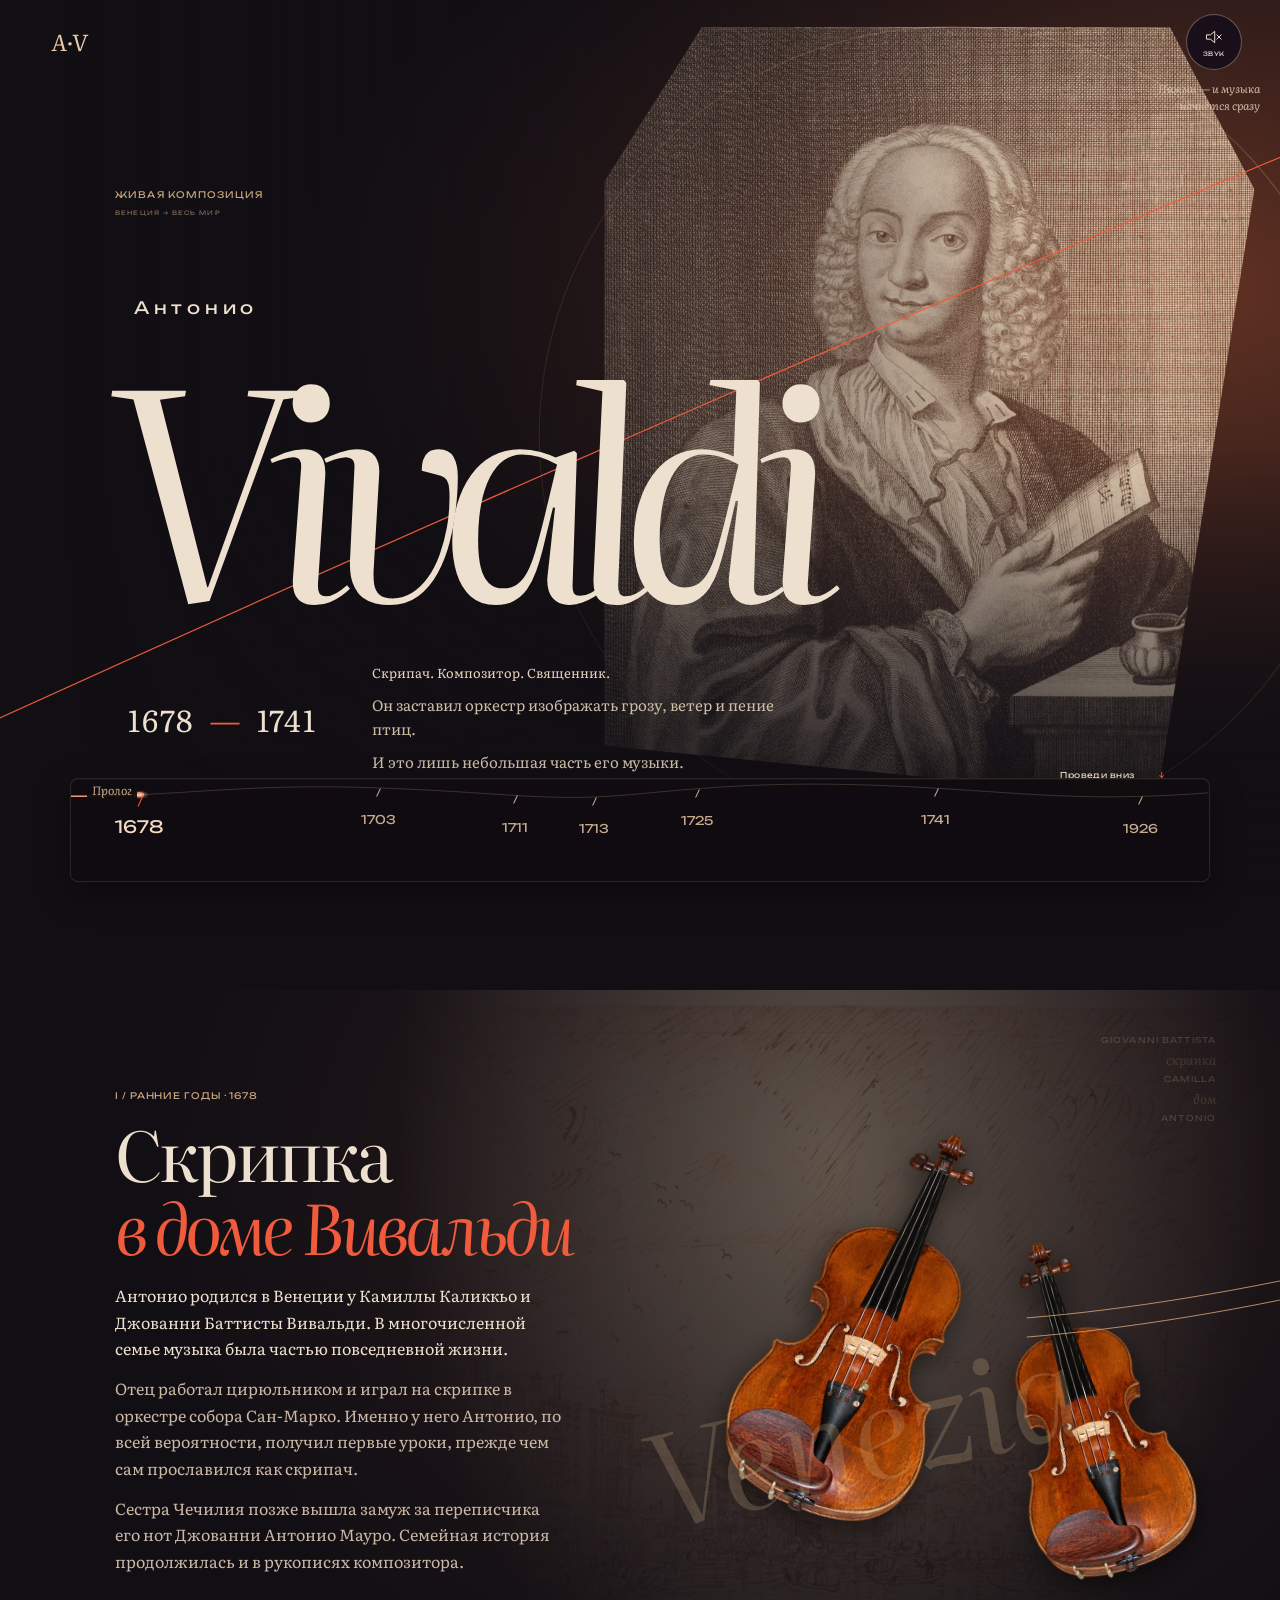
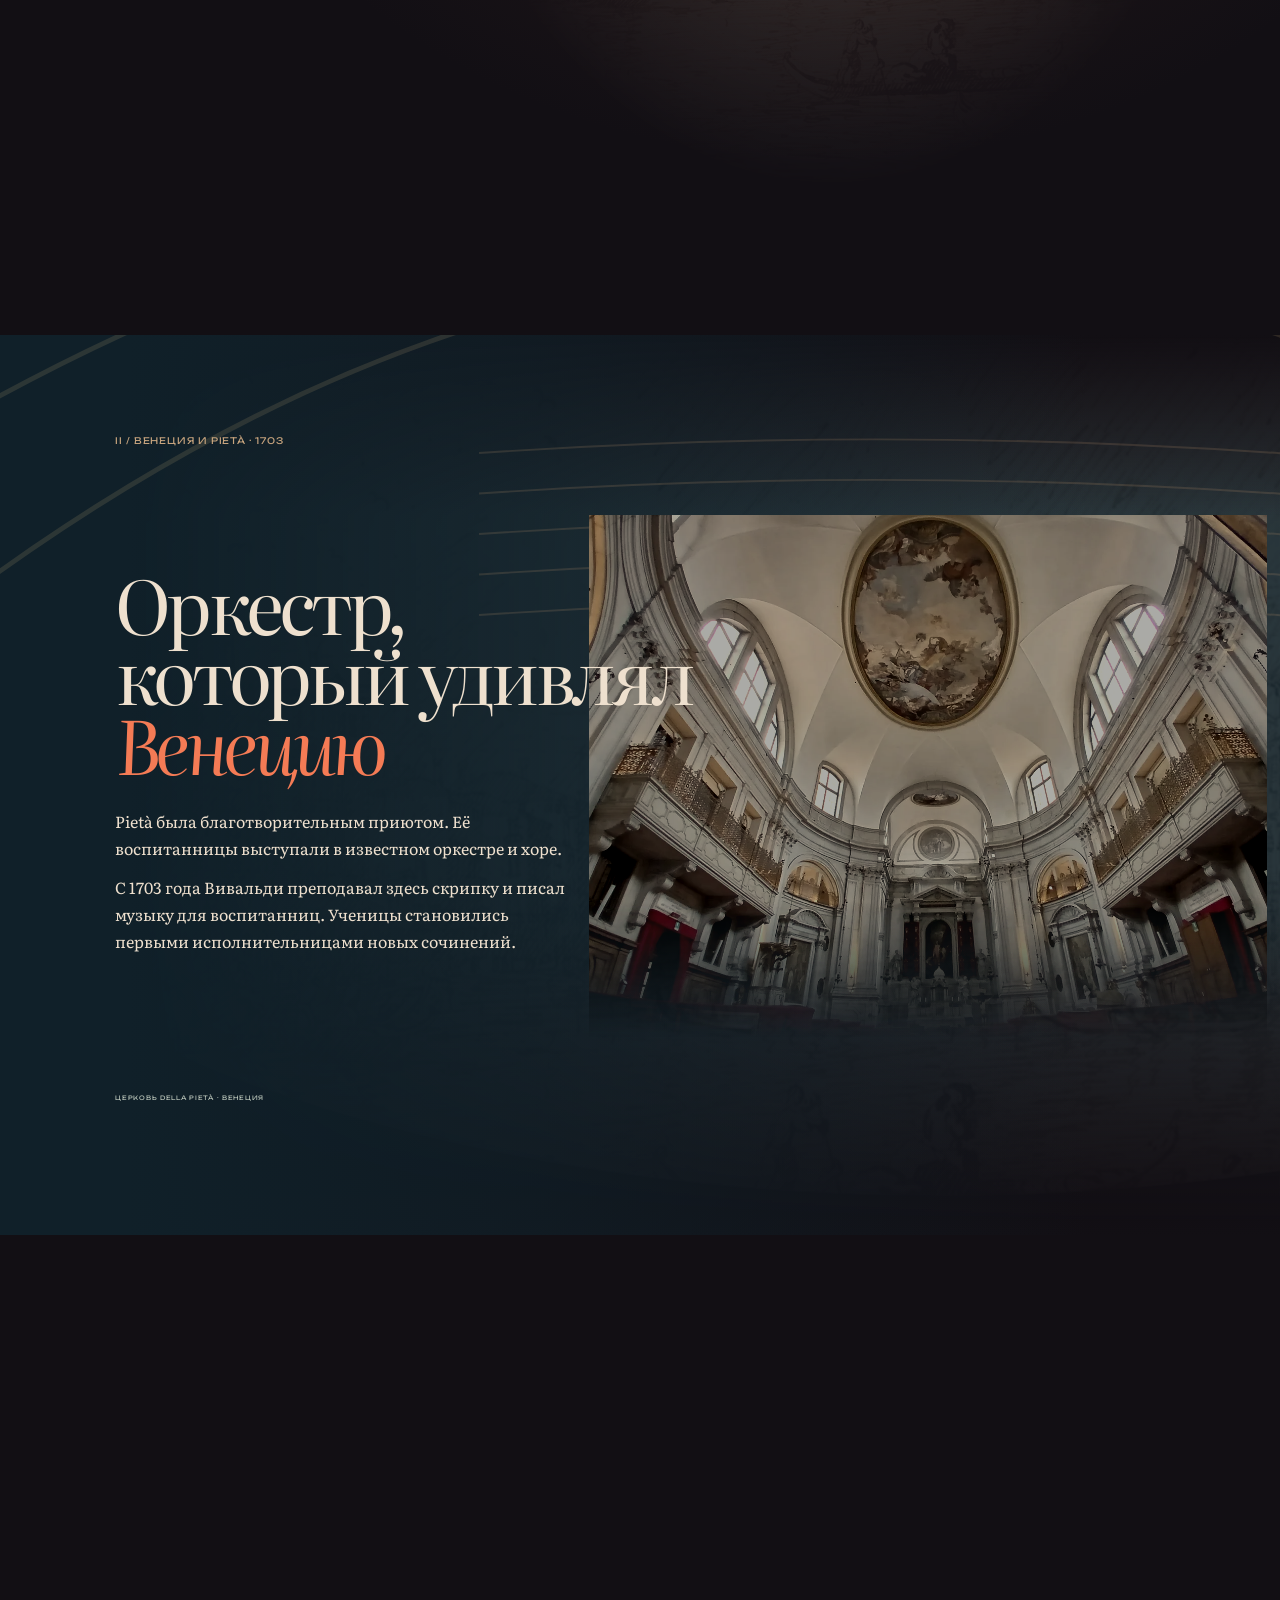
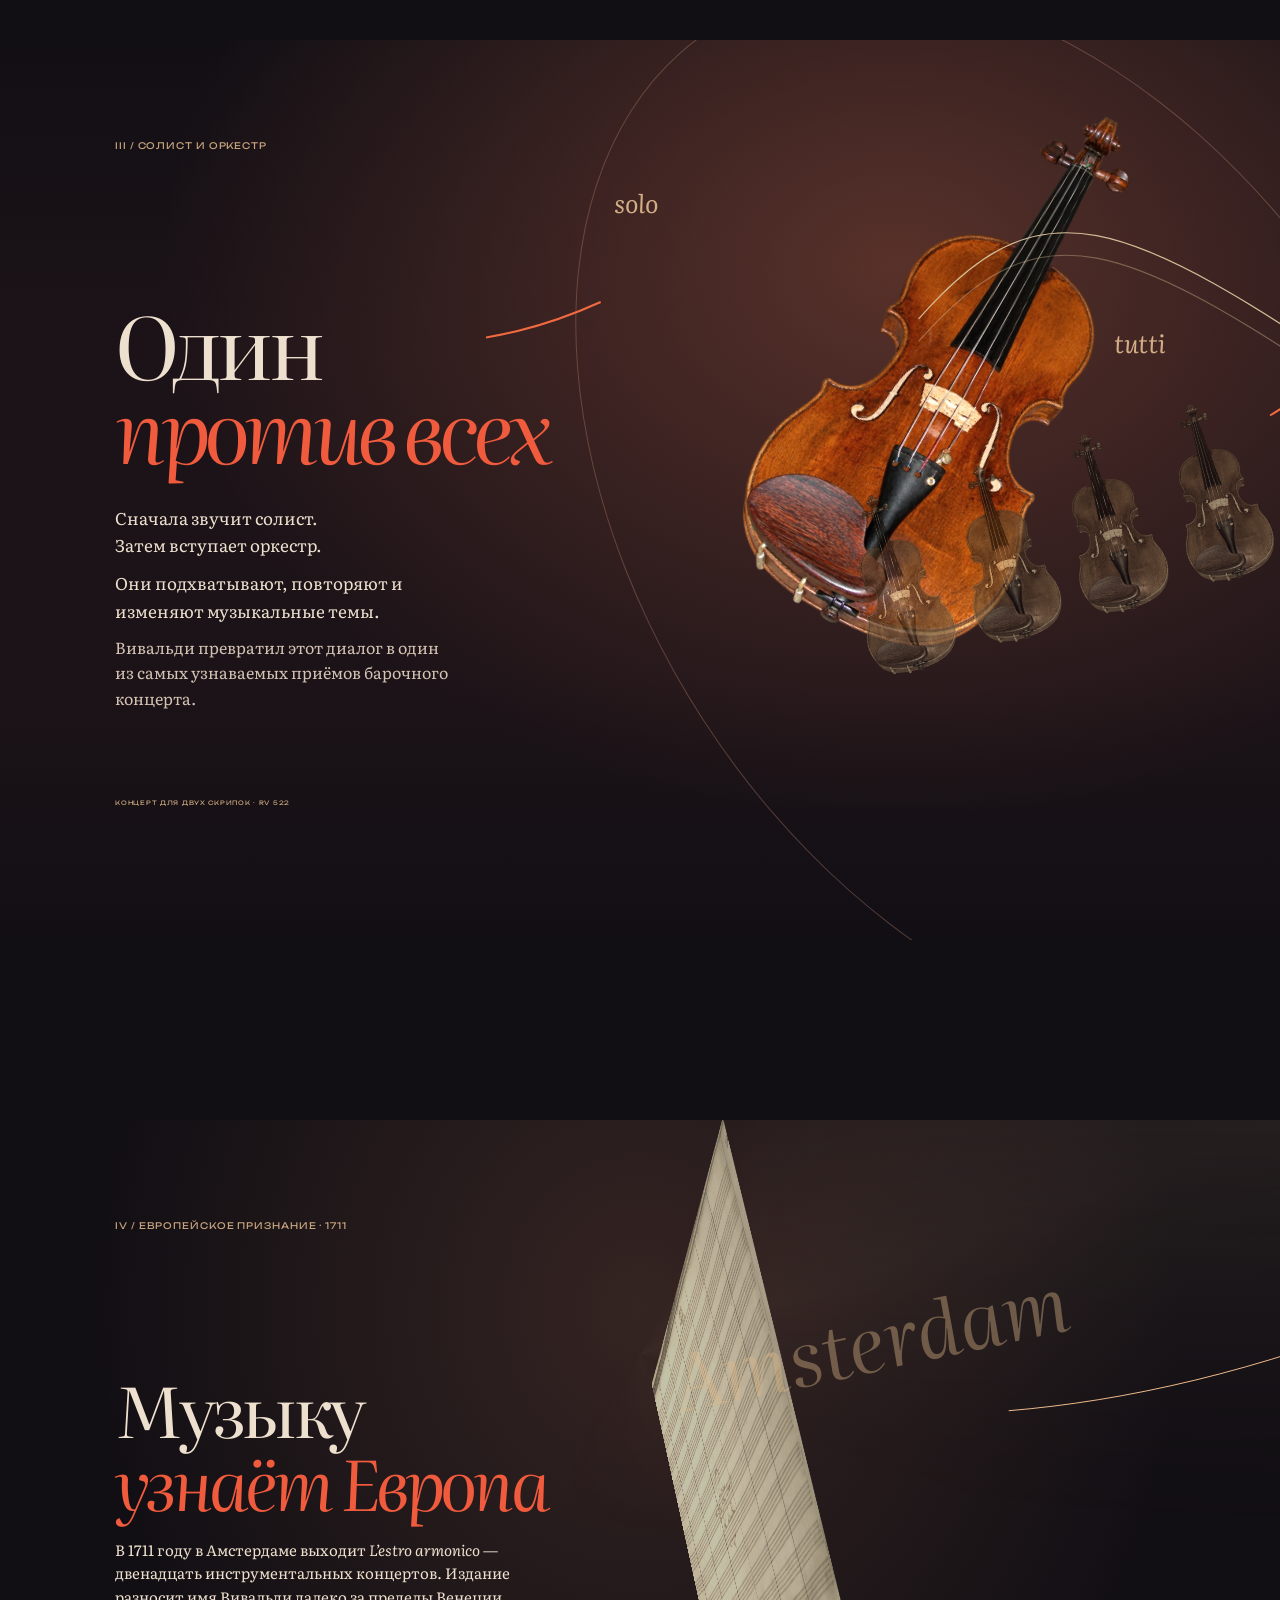
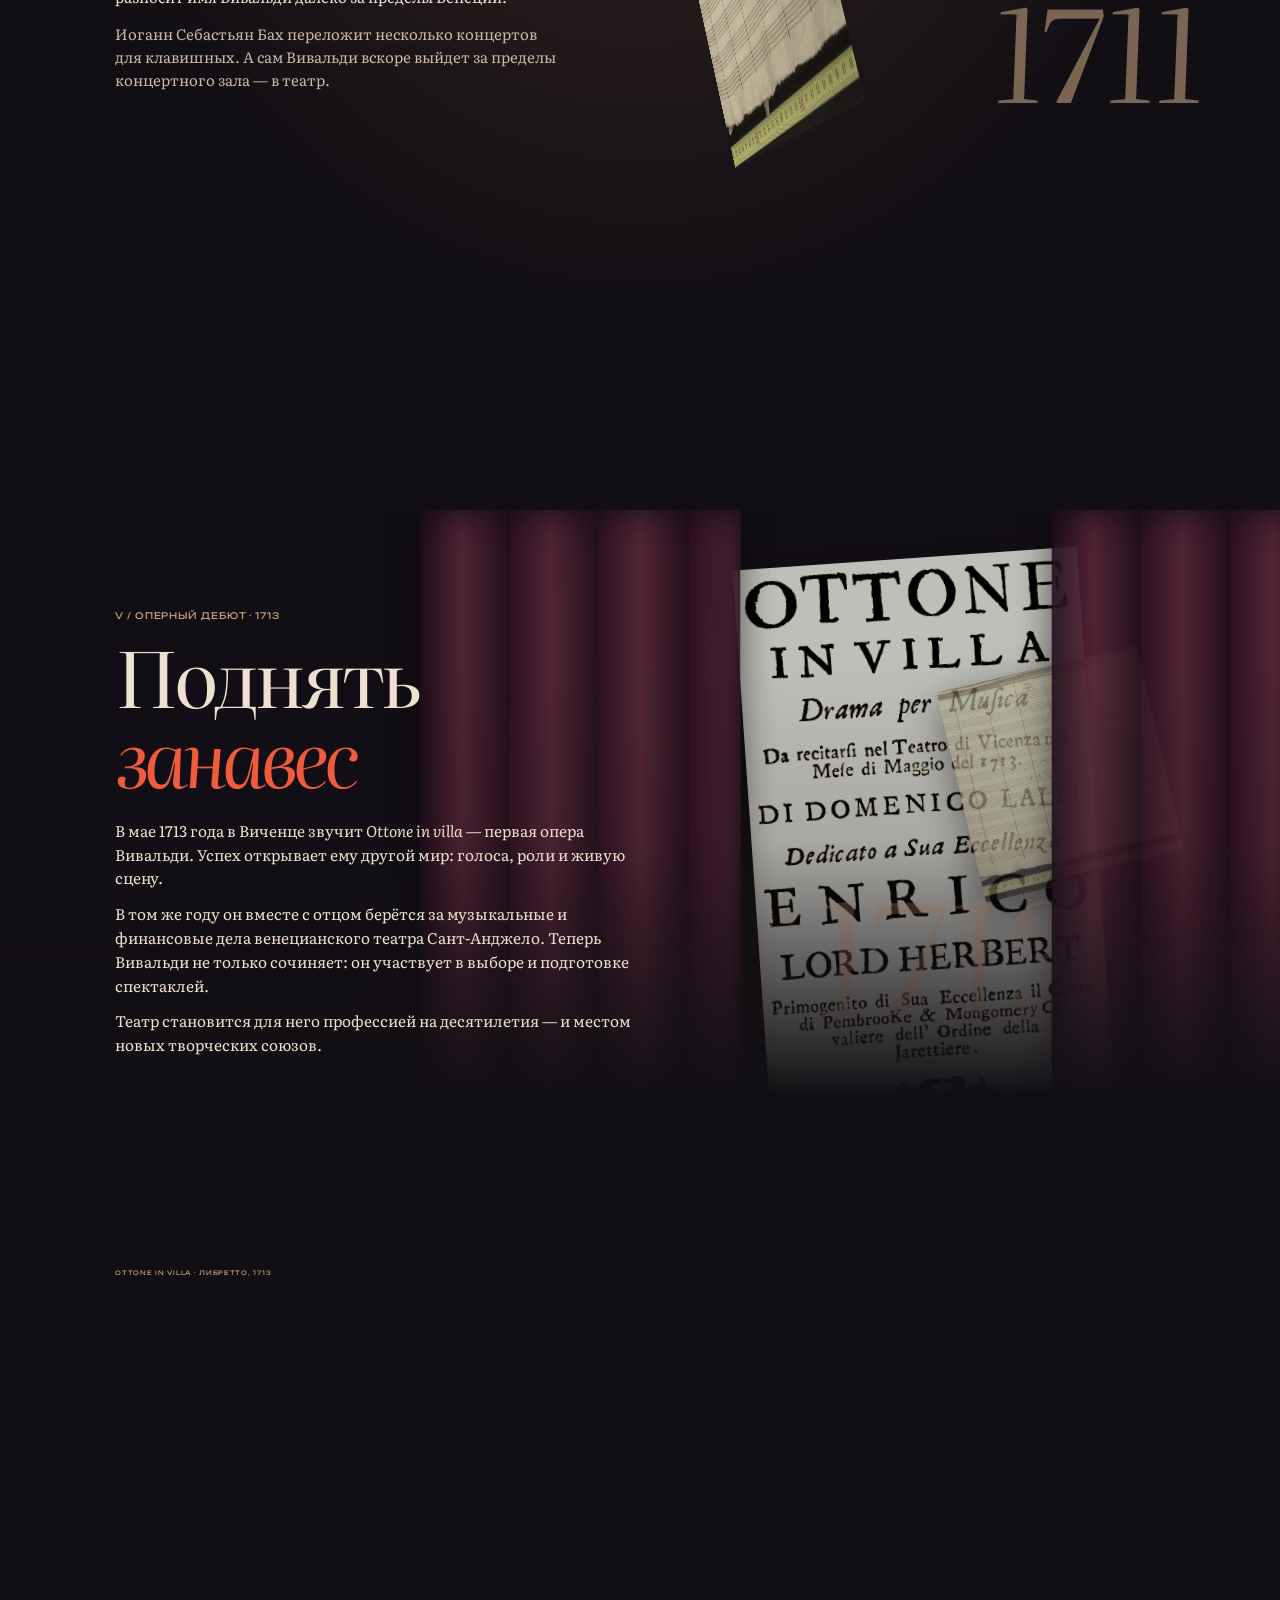
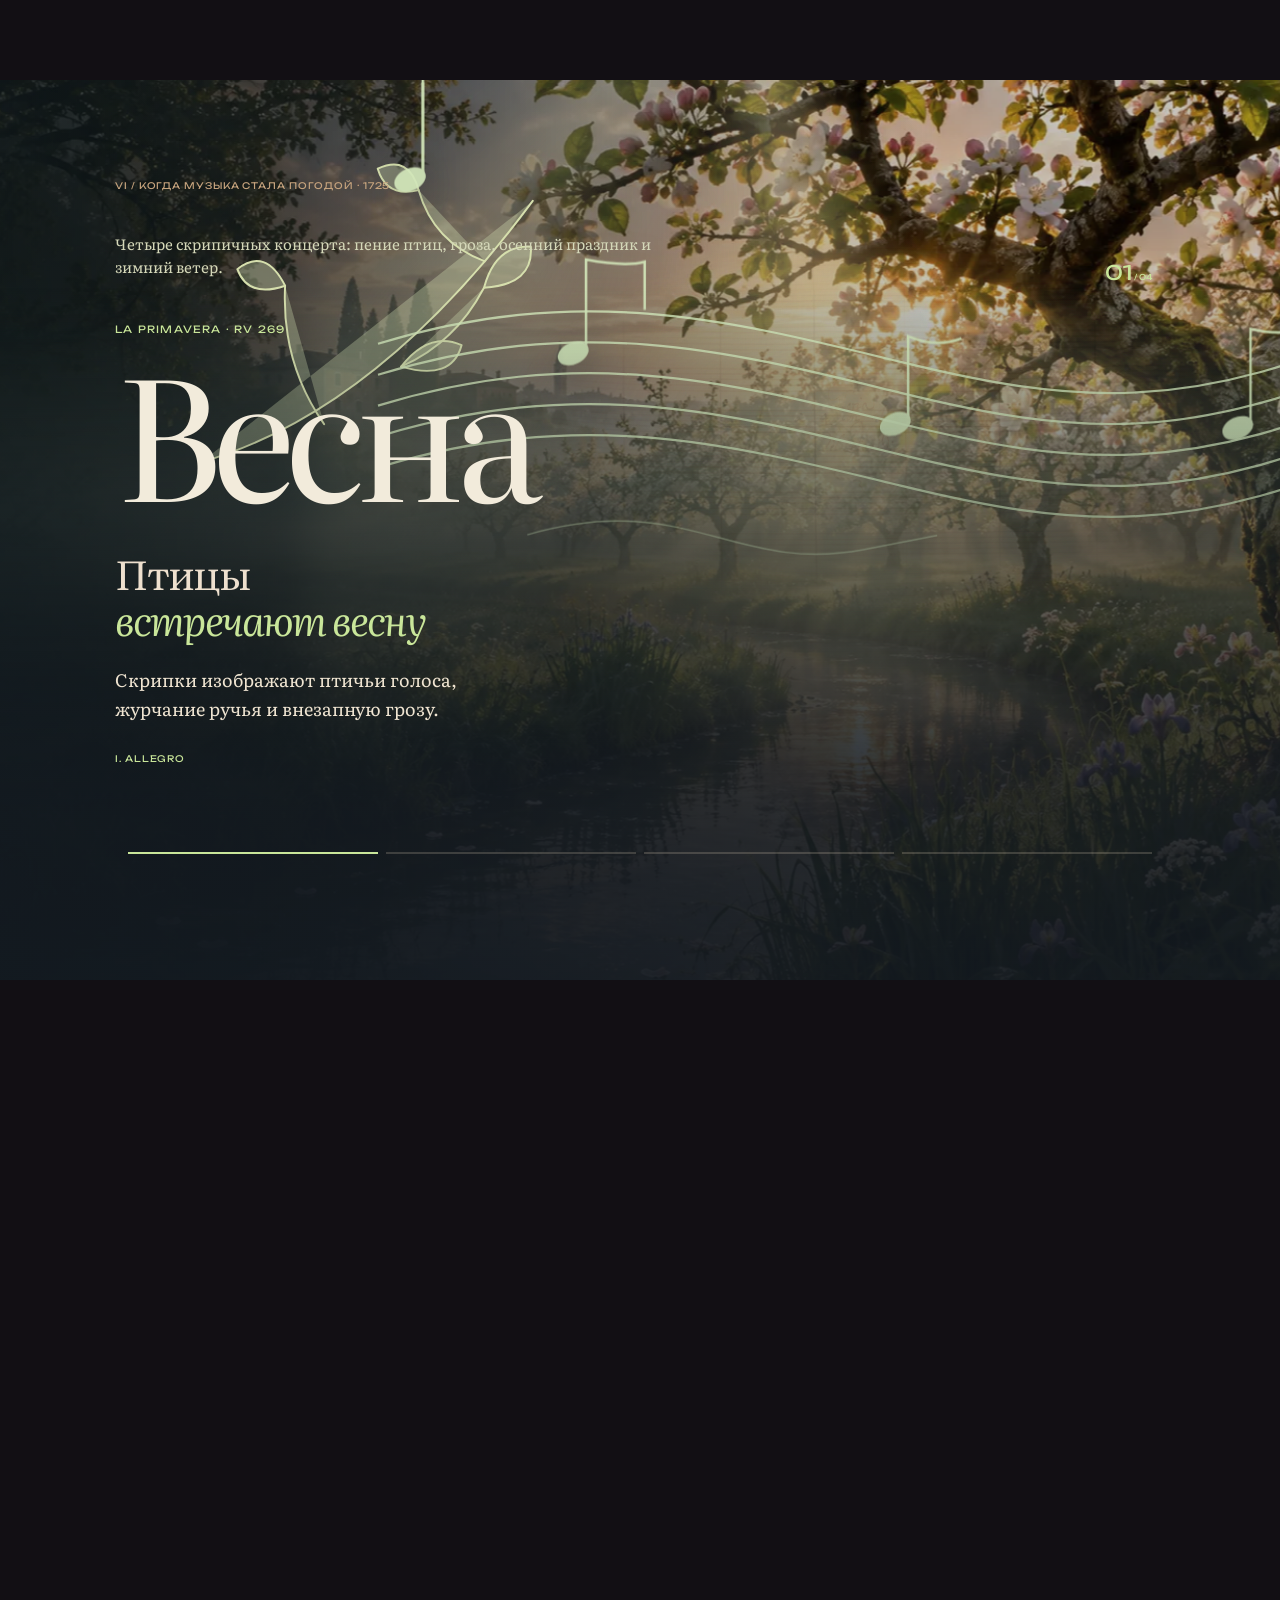
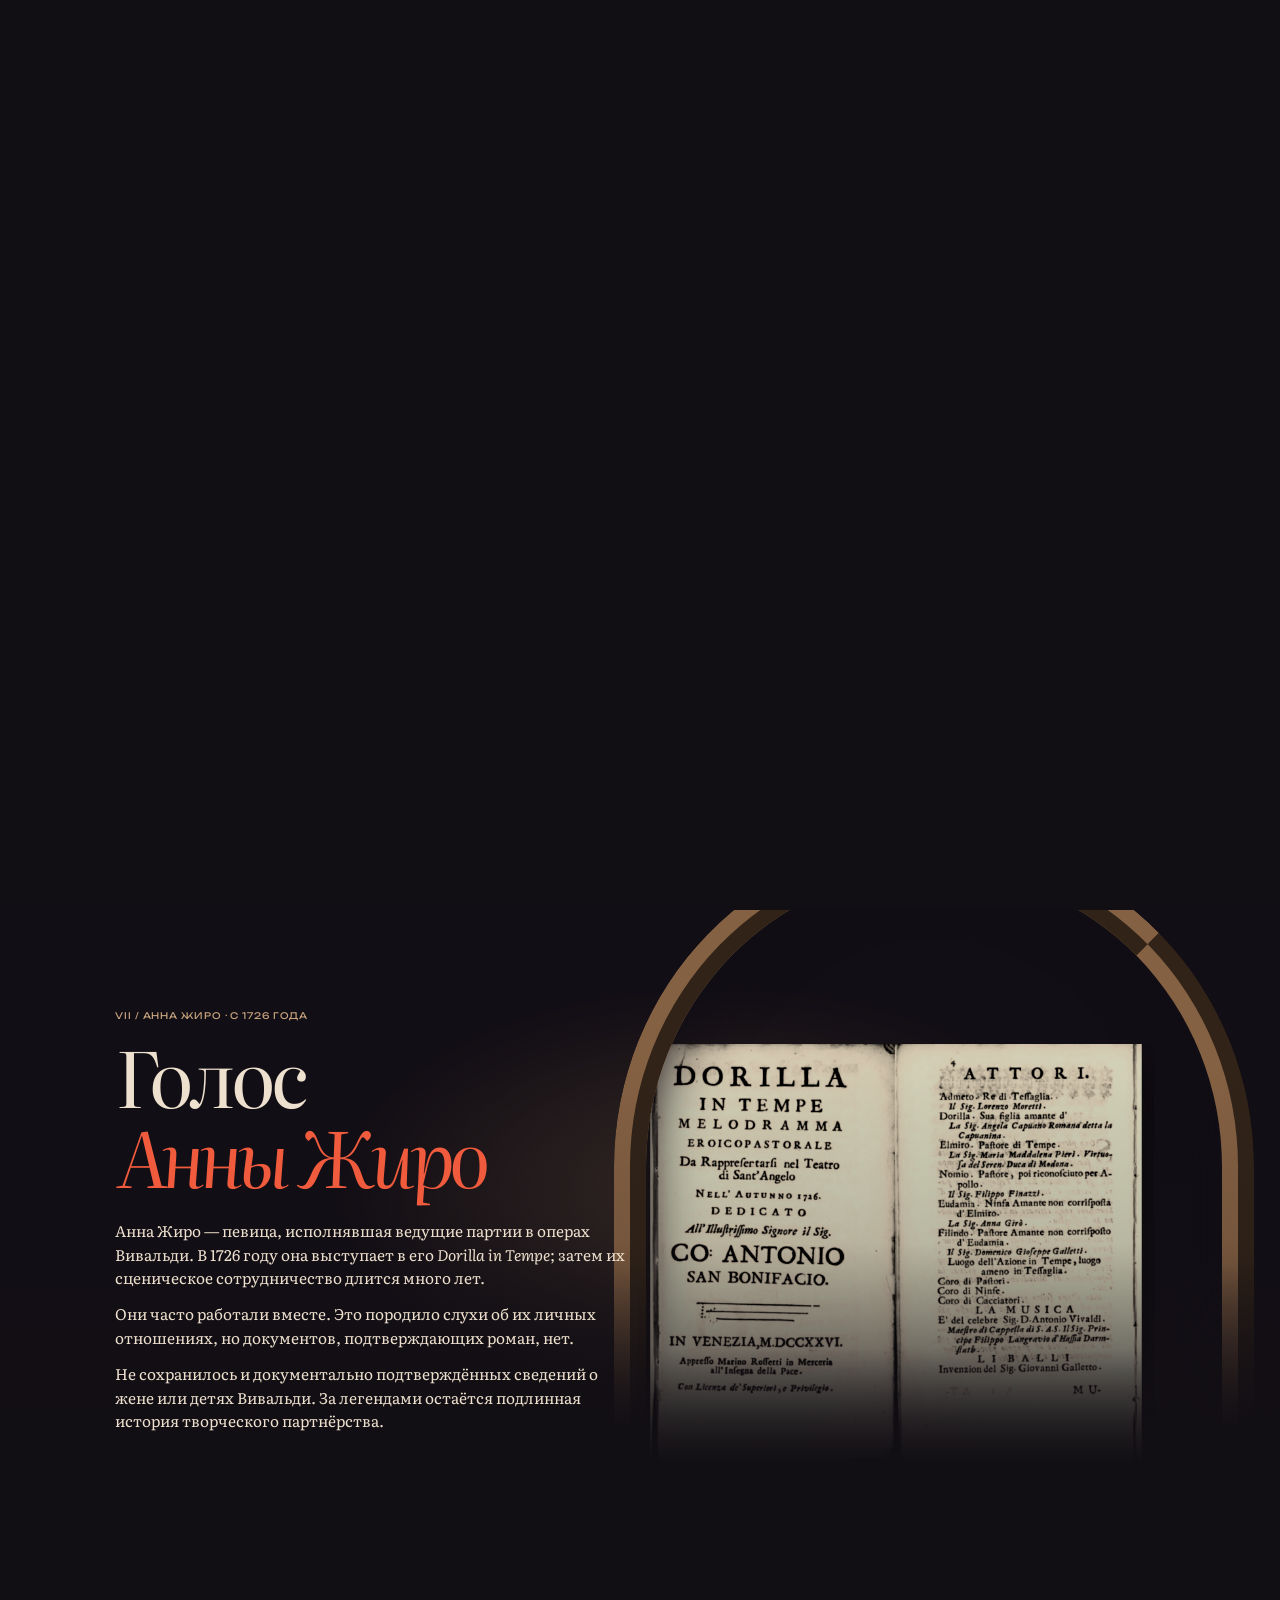
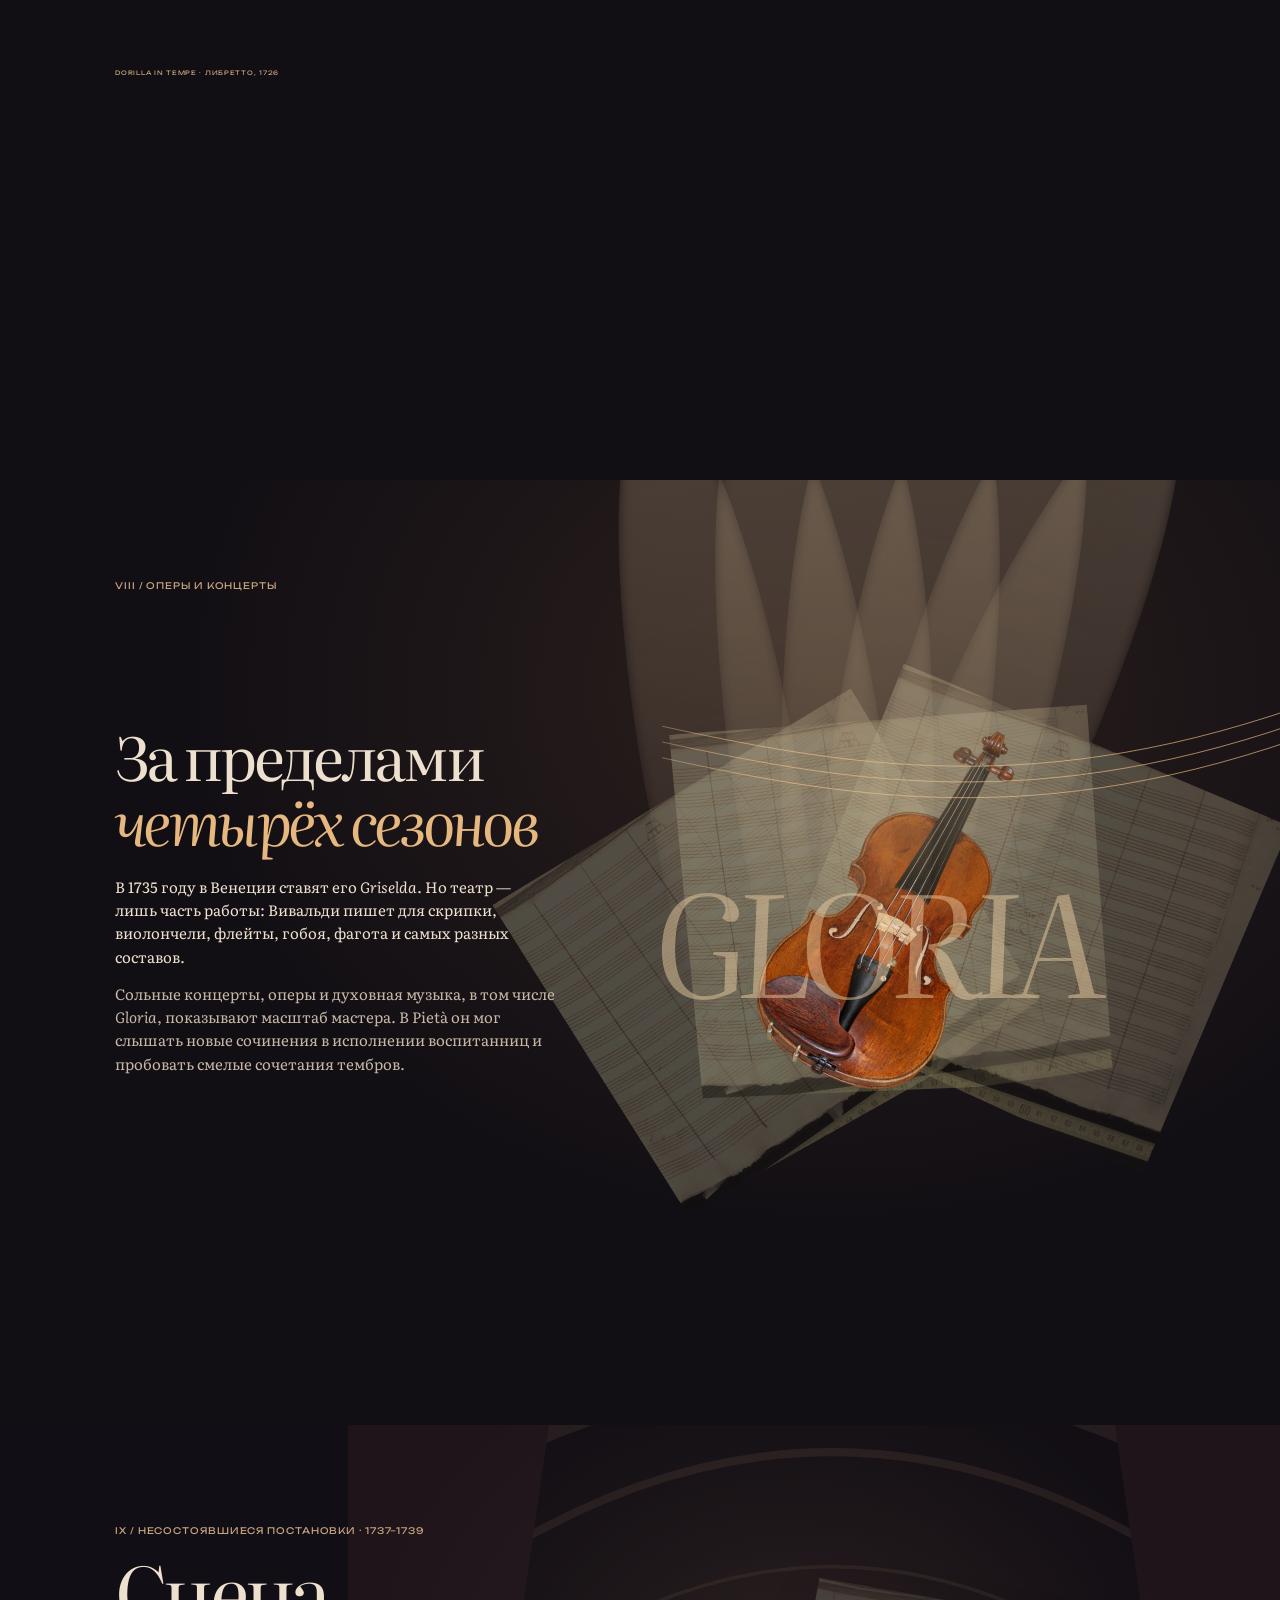
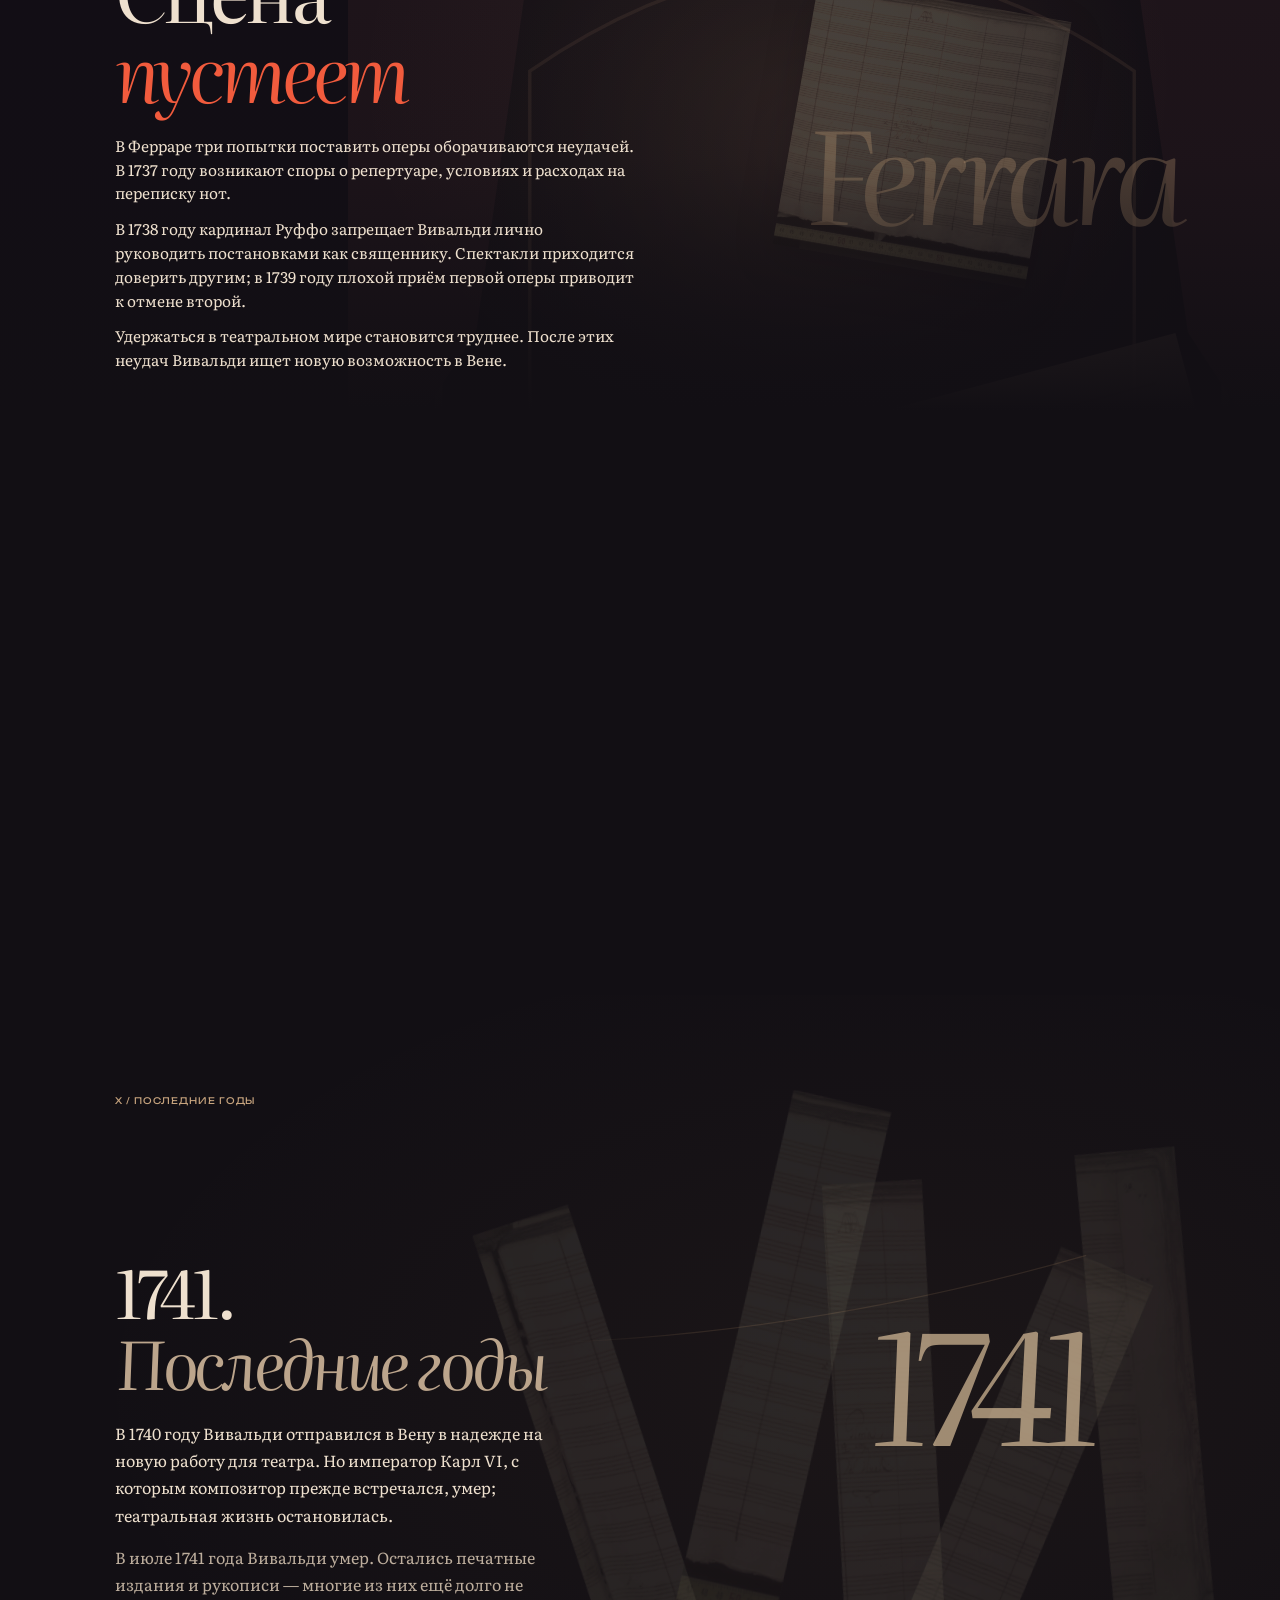
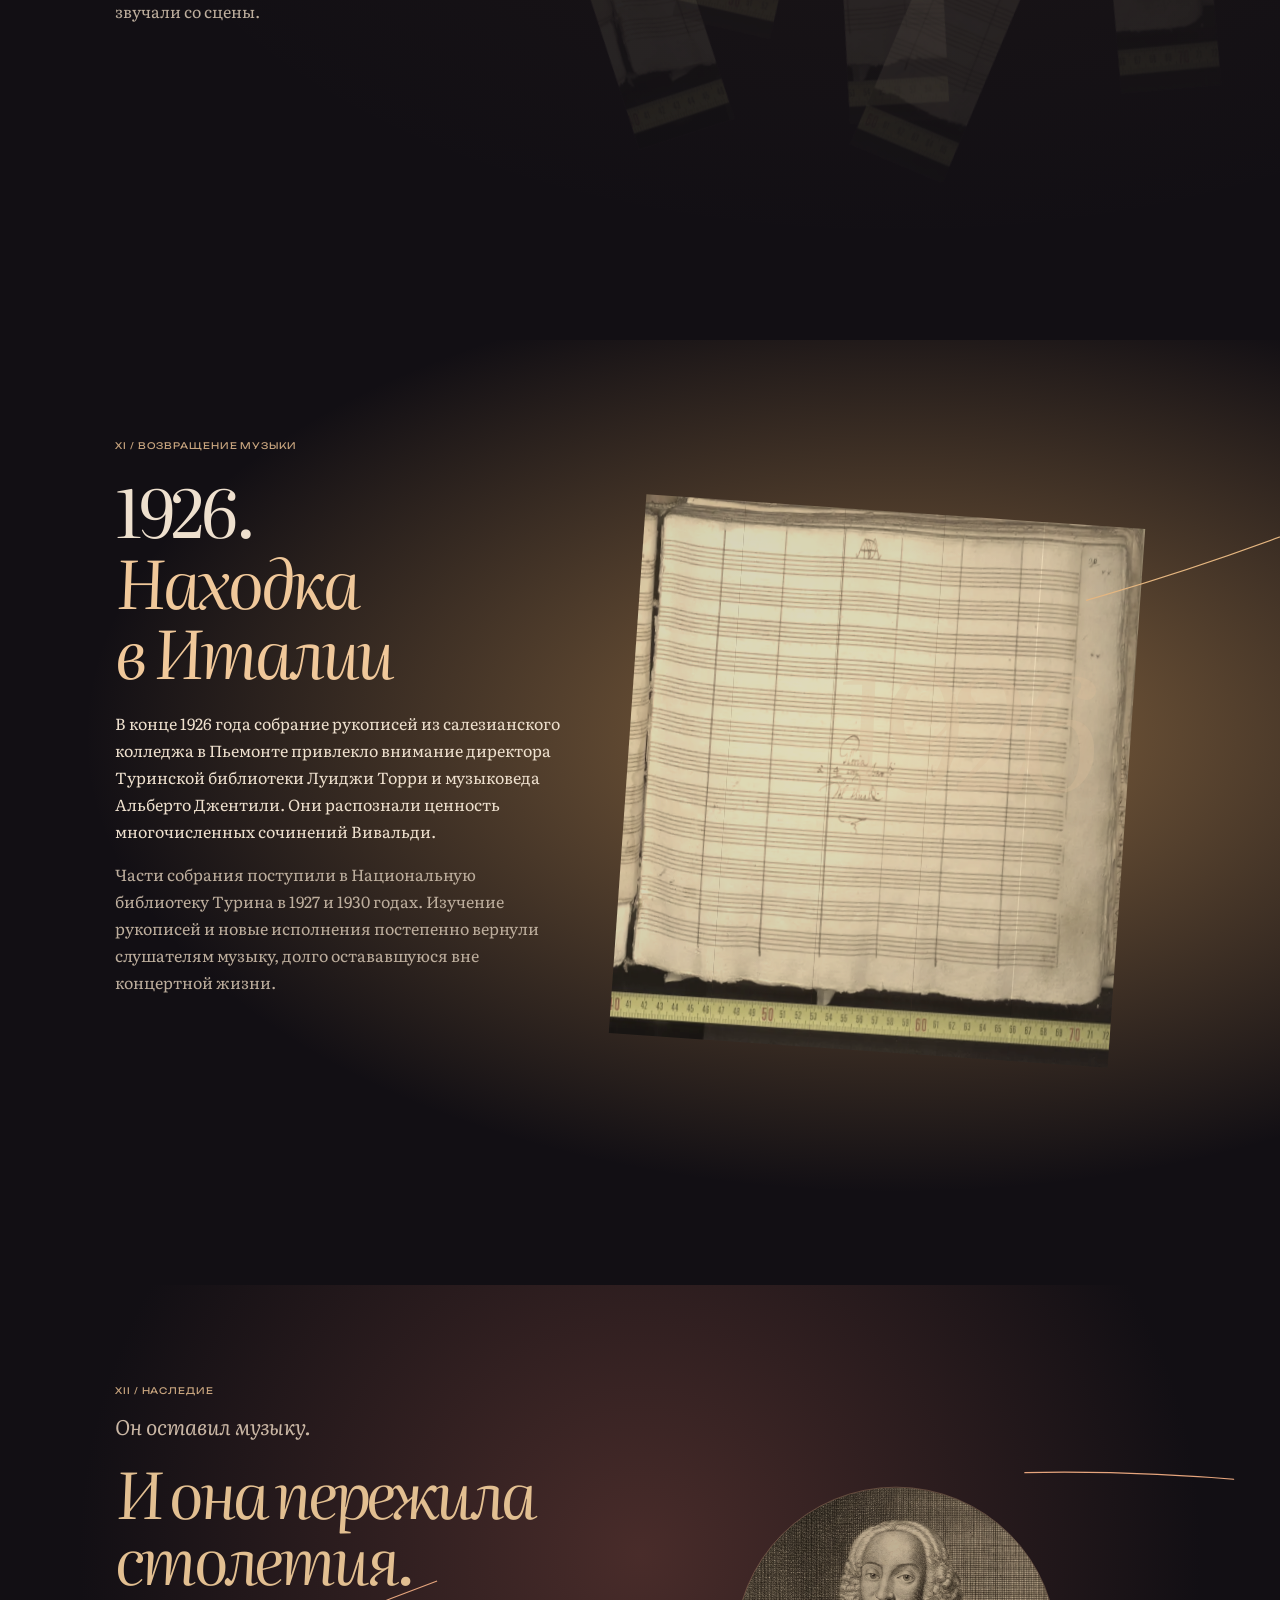
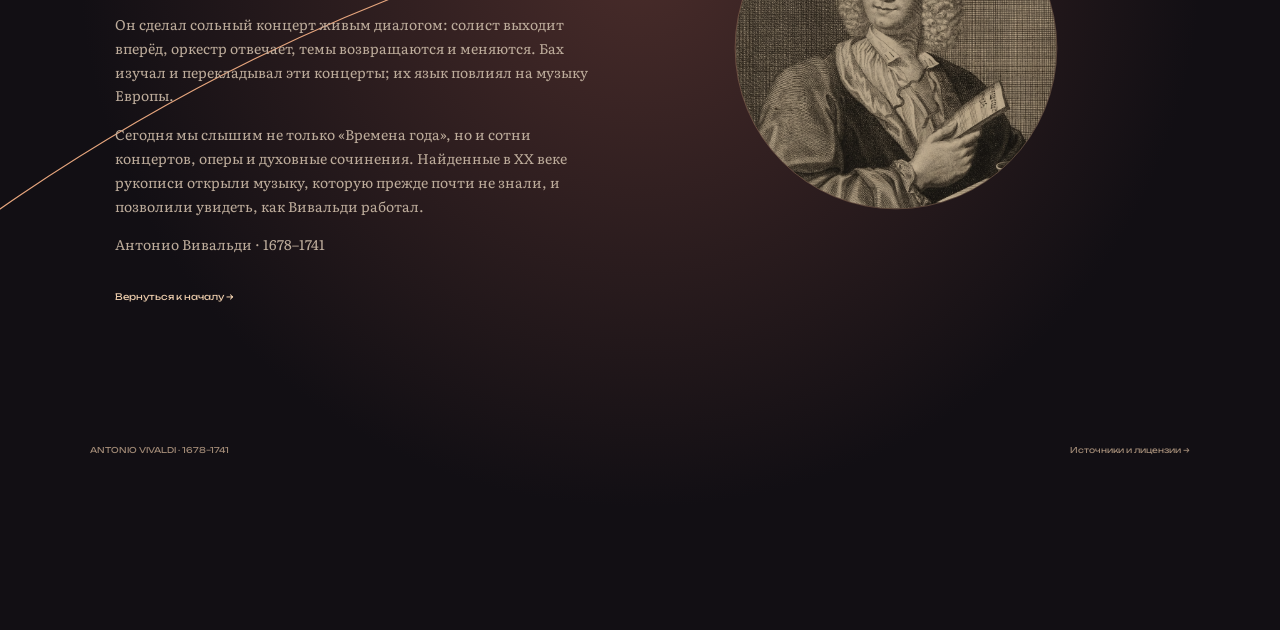
<file: index.html>
<!doctype html>
<html lang="ru">
<head>
<meta charset="utf-8"><meta name="viewport" content="width=device-width, initial-scale=1, viewport-fit=cover">
<meta name="theme-color" content="#120f14"><meta name="description" content="Антонио Вивальди — живая композиция. Короткое путешествие из Венеции сквозь музыку, времена года и возвращение к слушателям.">
<title>Vivaldi — живая композиция</title>
<link rel="preconnect" href="https://fonts.googleapis.com"><link rel="preconnect" href="https://fonts.gstatic.com" crossorigin>
<link href="https://fonts.googleapis.com/css2?family=Literata:ital,opsz,wght@0,7..72,400;0,7..72,600;1,7..72,400&family=Unbounded:wght@400;500&display=swap" rel="stylesheet">
<link rel="stylesheet" href="style.css?v=26"><script type="module" src="script.js?v=20"></script>
</head>
<body>
<a class="skip" href="#origins">К истории</a>
<a class="monogram" href="#prologue" aria-label="В начало">A·V</a>
<button class="sound" type="button" aria-label="Включить музыкальное сопровождение" aria-pressed="false"><svg viewBox="0 0 28 28" aria-hidden="true"><path d="M4 11h5l6-5v16l-6-5H4z"/><path class="wave" d="M18 10q5 4 0 8m3-11q8 7 0 14"/><path class="mute" d="m18 11 6 6m0-6-6 6"/></svg><span>ЗВУК</span></button>
<div class="now-playing" aria-hidden="true"><span></span></div>
<div class="sound-hint">Нажми — и музыка<br>начнётся сразу</div>
<div class="journey" aria-hidden="true"><i></i></div>
<main>
<section class="episode prologue" id="prologue" data-episode="prologue" aria-labelledby="prologue-title">
 <div class="stage">
  <div class="art hero-art" aria-hidden="true"><div class="hero-halo"></div><img class="hero-portrait" src="assets/portrait.webp" alt="" fetchpriority="high"><div class="hero-slit"></div><svg class="string hero-string" viewBox="0 0 400 800" preserveAspectRatio="none"><path d="M-40 690 Q 190 390 450 80"/></svg></div>
  <div class="hero-eyebrow"><span>ЖИВАЯ КОМПОЗИЦИЯ</span><span>ВЕНЕЦИЯ → ВЕСЬ МИР</span></div>
  <h1 id="prologue-title" aria-label="Антонио Вивальди"><span>Антонио</span><em>Vivaldi</em></h1>
  <div class="hero-foot"><p class="dates">1678 <i>—</i> 1741</p><div><p class="hero-role">Скрипач. Композитор. Священник.</p><p>Он заставил оркестр изображать грозу, ветер и пение птиц.</p><p>И это лишь небольшая часть его музыки.</p></div></div>
  <a class="scroll-cue" href="#origins">Проведи вниз <span>↓</span></a>
 </div>
</section>
<section class="episode origins" id="origins" data-episode="origins" aria-labelledby="origins-title">
 <div class="stage">
  <div class="art lesson-art" aria-hidden="true"><img class="lesson-city" src="assets/venice.webp" alt=""><div class="lesson-instruments"><img class="lesson-master" src="assets/violin-cutout.webp" alt=""><img class="lesson-pupil" src="assets/violin-cutout.webp" alt=""></div><svg class="lesson-strings" viewBox="0 0 400 800" preserveAspectRatio="none"><path d="M-30 190C150 30 130 440 430 240M-30 207C150 47 130 457 430 257"/></svg><span class="lesson-place">Venezia</span><div class="family-script"><span>GIOVANNI BATTISTA</span><i>скрипка</i><span>CAMILLA</span><i>дом</i><span>ANTONIO</span></div></div>
  <span class="episode-label">I / РАННИЕ ГОДЫ · 1678</span>
  <div class="copy origins-copy"><h2 id="origins-title">Скрипка<br><em>в доме Вивальди</em></h2><p>Антонио родился в Венеции у Камиллы Каликкьо и Джованни Баттисты Вивальди. В многочисленной семье музыка была частью повседневной жизни.</p><p>Отец работал цирюльником и играл на скрипке в оркестре собора Сан-Марко. Именно у него Антонио, по всей вероятности, получил первые уроки, прежде чем сам прославился как скрипач.</p><p>Сестра Чечилия позже вышла замуж за переписчика его нот Джованни Антонио Мауро. Семейная история продолжилась и в рукописях композитора.</p></div>
  
 </div>
</section>
<section class="episode venice" id="venice" data-episode="venice" aria-labelledby="venice-title">
 <div class="stage">
  <div class="art city-art" aria-hidden="true"><img class="city-image" src="assets/venice.webp" alt="" loading="eager"><div class="city-reflection"></div><svg class="city-portal" viewBox="0 0 400 800" preserveAspectRatio="none"><path class="arch" d="M-30 800V210 Q200-95 430 210V800M15 800V225Q200-35 385 225V800"/><path class="city-staves" d="M-20 200Q200 120 430 200 M-20 215Q200 135 430 215 M-20 230Q200 150 430 230 M-20 245Q200 165 430 245 M-20 260Q200 180 430 260"/></svg><div class="city-date">1703</div></div>
  <span class="episode-label">II / ВЕНЕЦИЯ И PIETÀ · 1703</span>
  <div class="pieta-gallery art" aria-hidden="true"><img src="assets/pieta-interior.webp" alt="" loading="lazy"></div>
  <div class="copy city-copy"><div class="city-beat priest"><h2 id="venice-title">Священник<br><em>со скрипкой</em></h2><p>Венеция, 1703 год.</p><p>В 25 лет Вивальди принимает священный сан. Из-за рыжих волос его прозовут <em>Il Prete Rosso</em>, «Красный священник».</p><p>Но главным делом его жизни станет музыка.</p></div><div class="city-beat pieta"><h2>Оркестр,<br>который удивлял<br><em>Венецию</em></h2><p>Pietà была благотворительным приютом. Её воспитанницы выступали в известном оркестре и хоре.</p><p>С 1703 года Вивальди преподавал здесь скрипку и писал музыку для воспитанниц. Ученицы становились первыми исполнительницами новых сочинений.</p></div></div>
  <span class="scene-note">ЦЕРКОВЬ DELLA PIETÀ · ВЕНЕЦИЯ</span>
 </div>
</section>
<section class="episode concert" id="concert" data-episode="concert" aria-labelledby="concert-title">
 <div class="stage">
  <div class="art concert-art" aria-hidden="true"><div class="concert-orbit"></div><img class="solo-violin" src="assets/violin-cutout.webp" alt="" loading="eager"><div class="orchestra"><i></i><i></i><i></i><i></i><i></i></div><svg class="dialogue" viewBox="0 0 400 800" preserveAspectRatio="none"><path class="solo-line" d="M-40 270 C100 270 110 80 190 270 S300 450 450 270"/><path class="tutti-line" d="M-40 310 C100 310 110 500 190 310 S300 130 450 310"/><path class="tutti-line echo" d="M-40 330 C100 330 110 520 190 330 S300 150 450 330"/></svg></div>
  <span class="episode-label">III / СОЛИСТ И ОРКЕСТР</span><div class="musical-roles" aria-hidden="true"><span>solo</span><span>tutti</span></div>
  <div class="copy concert-copy"><h2 id="concert-title">Один<br><em>против всех</em></h2><p>Сначала звучит солист.<br>Затем вступает оркестр.</p><p>Они подхватывают, повторяют и изменяют музыкальные темы.</p><p>Вивальди превратил этот диалог в один из самых узнаваемых приёмов барочного концерта.</p></div>
  <span class="scene-note">КОНЦЕРТ ДЛЯ ДВУХ СКРИПОК · RV 522</span>
 </div>
</section>
<section class="episode career" id="career" data-episode="career" aria-labelledby="career-title">
 <div class="stage">
  <div class="art printing-art" aria-hidden="true"><div class="printing-glow"></div><div class="printing-press"><i class="printing-leaf"></i><i class="printing-leaf"></i><i class="printing-leaf"></i></div><svg class="publishing-path" viewBox="0 0 400 800" preserveAspectRatio="none"><path d="M-40 250C150 60 220 420 440 170"/></svg><span class="print-city">Amsterdam</span><span class="print-year">1711</span></div>
  <span class="episode-label">IV / ЕВРОПЕЙСКОЕ ПРИЗНАНИЕ · 1711</span>
  <div class="copy career-copy"><h2 id="career-title">Музыку<br><em>узнаёт Европа</em></h2><p>В 1711 году в Амстердаме выходит <em>L’estro armonico</em> — двенадцать инструментальных концертов. Издание разносит имя Вивальди далеко за пределы Венеции.</p><p>Иоганн Себастьян Бах переложит несколько концертов для клавишных. А сам Вивальди вскоре выйдет за пределы концертного зала — в театр.</p></div>
  
 </div>
</section>
<section class="episode opera" id="opera" data-episode="opera" aria-labelledby="opera-title">
 <div class="stage">
  <div class="art opera-art" aria-hidden="true"><img class="opera-theatre" src="assets/ottone-libretto.webp" alt="" loading="lazy"><div class="opera-beam"></div><div class="opera-score"><img src="assets/score.webp" alt=""></div><span class="opera-year">1713</span><div class="opera-curtain left"></div><div class="opera-curtain right"></div></div>
  <span class="episode-label">V / ОПЕРНЫЙ ДЕБЮТ · 1713</span>
  <div class="copy opera-copy"><h2 id="opera-title">Поднять<br><em>занавес</em></h2><p>В мае 1713 года в Виченце звучит <em>Ottone in villa</em> — первая опера Вивальди. Успех открывает ему другой мир: голоса, роли и живую сцену.</p><p>В том же году он вместе с отцом берётся за музыкальные и финансовые дела венецианского театра Сант-Анджело. Теперь Вивальди не только сочиняет: он участвует в выборе и подготовке спектаклей.</p><p>Театр становится для него профессией на десятилетия — и местом новых творческих союзов.</p></div>
  <span class="scene-note">OTTONE IN VILLA · ЛИБРЕТТО, 1713</span>
 </div>
</section>
<section class="episode seasons" id="year" data-episode="seasons" aria-label="Четыре времени года">
 <div class="stage" data-season="spring">
  <div class="art seasons-art" aria-hidden="true">
   <div class="season-world season-spring"><img src="assets/season-spring.webp" alt="" decoding="async"><i class="morning-light"></i><i class="distant-haze"></i></div>
   <div class="season-world season-summer"><img src="assets/season-summer.webp" alt="" decoding="async"><i class="heat-haze"></i><i class="storm-cloud cloud-a"></i><i class="storm-cloud cloud-b"></i><i class="storm-flash"></i></div>
   <div class="season-world season-autumn"><img src="assets/season-autumn.webp" alt="" decoding="async"><i class="harvest-light"></i><i class="harvest-current"></i></div>
   <div class="season-world season-winter"><img src="assets/season-winter.webp" alt="" decoding="async"><i class="winter-light"></i><i class="winter-trace"></i></div>
   <svg class="nature-ornaments" viewBox="0 0 900 600" preserveAspectRatio="xMidYMid meet"><g class="spring-bough"><path d="M0 392 Q180 340 340 124 M126 353 Q82 290 86 211 M205 294 Q260 270 290 213 M291 186 Q238 166 223 113"/><path d="M86 211 q-38 13-49-17 q29-23 49 17 M205 294 q29-37 62-22 q-10 37-62 22 M290 213 q12-44 48-42 q3 39-48 42 M223 113 q-33 8-42-22 q32-15 42 22"/></g><g class="autumn-leaves"><path d="M490 104 q55-27 70 12 q-27 26-70-12 M700 179 q38-45 69-18 q-9 36-69 18 M618 323 q48-22 62 14 q-30 28-62-14 M796 370 q34-39 60-13 q-10 30-60 13"/><path d="M490 104 l55 15 M700 179 l55-15 M618 323 l50 15 M796 370 l45-14"/></g><g class="frost-etch"><path d="M860 90 L735 150 688 83 M735 150 L779 194 M0 100 L126 164 172 91 M126 164 L81 206 M900 414 L760 342 699 410 M760 342 L791 275 M0 474 L122 402 181 463 M122 402 L80 345"/></g></svg>
   <div class="living-score"><div class="score-manuscript"></div><svg class="score-svg" viewBox="0 0 900 480" preserveAspectRatio="xMidYMid meet"><g class="staff-lines"><path d="M-30 154 C160 96 300 132 460 171 S735 222 930 130"/><path d="M-30 183 C160 125 300 161 460 200 S735 251 930 159"/><path d="M-30 212 C160 154 300 190 460 229 S735 280 930 188"/><path d="M-30 241 C160 183 300 219 460 258 S735 309 930 217"/><path d="M-30 270 C160 212 300 248 460 287 S735 338 930 246"/></g><g class="score-notes"><g transform="translate(153 163)"><ellipse rx="14" ry="9" transform="rotate(-25)"/><path d="M12 -3 V-88 q37 7 55 2 v45"/></g><g transform="translate(303 213)"><ellipse rx="14" ry="9" transform="rotate(-25)"/><path d="M12 -3 V-91"/></g><g transform="translate(455 229)"><ellipse rx="14" ry="9" transform="rotate(-25)"/><path d="M12 -3 V-82 q26 11 50 2"/></g><g transform="translate(620 274)"><ellipse rx="14" ry="9" transform="rotate(-25)"/><path d="M12 -3 V-96"/></g><g transform="translate(776 233)"><ellipse rx="14" ry="9" transform="rotate(-25)"/><path d="M12 -3 V-93 q33 8 56 -3"/></g></g><path class="score-flourish" d="M110 333 C260 290 302 370 425 347 S604 303 756 361"/></svg></div>
   <canvas class="weather"></canvas>
  </div>
  <span class="episode-label">VI / КОГДА МУЗЫКА СТАЛА ПОГОДОЙ · 1725</span>
  <p class="cycle-intro">Четыре скрипичных концерта: пение птиц, гроза, осенний праздник и зимний ветер.</p><div class="season-count" aria-hidden="true"><span>01</span> / 04</div>
  <div class="season-panels">
   <article class="season-panel is-active" data-season="spring" aria-labelledby="spring-title"><span class="season-name">LA PRIMAVERA · RV 269</span><h2 id="spring-title">Весна</h2><p class="season-poem">Птицы<br><em>встречают весну</em></p><p class="season-copy">Скрипки изображают птичьи голоса, журчание ручья и внезапную грозу.</p><span class="movement">I. ALLEGRO</span></article>
   <article class="season-panel" data-season="summer" aria-labelledby="summer-title"><span class="season-name">L’ESTATE · RV 315</span><h2 id="summer-title">Лето</h2><p class="season-poem">Гроза<br><em>приближается</em></p><p class="season-copy">Зной, тревожное ожидание, ветер и буря.</p><span class="movement">I. ALLEGRO NON MOLTO</span></article>
   <article class="season-panel" data-season="autumn" aria-labelledby="autumn-title"><span class="season-name">L’AUTUNNO · RV 293</span><h2 id="autumn-title">Осень</h2><p class="season-poem">Время<br><em>праздновать</em></p><p class="season-copy">Крестьяне танцуют после сбора урожая. Музыка постепенно сменяет праздничный характер на более спокойный.</p><span class="movement">I. ALLEGRO</span></article>
   <article class="season-panel" data-season="winter" aria-labelledby="winter-title"><span class="season-name">L’INVERNO · RV 297</span><h2 id="winter-title">Зима</h2><p class="season-poem">Холод<br><em>слышен</em></p><p class="season-copy">Дрожь от мороза, порывы ветра, скользкие шаги по льду.</p><span class="movement">I. ALLEGRO NON MOLTO</span></article>
  </div>
  <div class="season-progress" aria-hidden="true"><i></i><i></i><i></i><i></i></div>
 </div>
</section>
<section class="episode anna" id="anna" data-episode="anna" aria-labelledby="anna-title">
 <div class="stage">
  <div class="art anna-art" aria-hidden="true"><div class="anna-halo"></div><img class="anna-figure" src="assets/dorilla-libretto.webp" alt="" loading="lazy"><div class="anna-proscenium"></div><svg class="anna-voice" viewBox="0 0 400 800" preserveAspectRatio="none"><path d="M-40 330Q140 145 250 240T440 140M-40 355Q140 170 250 265T440 165"/></svg></div>
  <span class="episode-label">VII / АННА ЖИРО · С 1726 ГОДА</span>
  <div class="copy anna-copy"><h2 id="anna-title">Голос<br><em>Анны Жиро</em></h2><p>Анна Жиро — певица, исполнявшая ведущие партии в операх Вивальди. В 1726 году она выступает в его <em>Dorilla in Tempe</em>; затем их сценическое сотрудничество длится много лет.</p><p>Они часто работали вместе. Это породило слухи об их личных отношениях, но документов, подтверждающих роман, нет.</p><p>Не сохранилось и документально подтверждённых сведений о жене или детях Вивальди. За легендами остаётся подлинная история творческого партнёрства.</p></div>
  <span class="scene-note">DORILLA IN TEMPE · ЛИБРЕТТО, 1726</span>
 </div>
</section>
<section class="episode legacy" id="legacy" data-episode="legacy" aria-labelledby="legacy-title">
 <div class="stage">
  <div class="art legacy-art" aria-hidden="true"><div class="score-fan"><i></i><i></i><i></i></div><img class="legacy-violin" src="assets/violin-cutout.webp" alt=""><svg class="legacy-string" viewBox="0 0 400 800" preserveAspectRatio="none"><path d="M-40 200C180 40 240 430 450 150M-40 214C180 54 240 444 450 164M-40 228C180 68 240 458 450 178"/></svg></div>
  <div class="gloria-light art" aria-hidden="true"><i></i><i></i><i></i><i></i><i></i><i></i><span>GLORIA</span></div>
  <span class="episode-label">VIII / ОПЕРЫ И КОНЦЕРТЫ</span>
  <div class="copy legacy-copy"><h2 id="legacy-title">За пределами<br><em>четырёх сезонов</em></h2><p>В 1735 году в Венеции ставят его <em>Griselda</em>. Но театр — лишь часть работы: Вивальди пишет для скрипки, виолончели, флейты, гобоя, фагота и самых разных составов.</p><p>Сольные концерты, оперы и духовная музыка, в том числе <em>Gloria</em>, показывают масштаб мастера. В Pietà он мог слышать новые сочинения в исполнении воспитанниц и пробовать смелые сочетания тембров.</p></div>
  
 </div>
</section>
<section class="episode ferrara" id="ferrara" data-episode="ferrara" aria-labelledby="ferrara-title">
 <div class="stage">
  <div class="art ferrara-art" aria-hidden="true"><img class="ferrara-theatre" src="assets/ferrara-stage.svg" alt=""><div class="ferrara-light"></div><div class="ferrara-paper"><img src="assets/score.webp" alt=""></div><span class="ferrara-place">Ferrara</span></div>
  <span class="episode-label">IX / НЕСОСТОЯВШИЕСЯ ПОСТАНОВКИ · 1737–1739</span>
  <div class="copy ferrara-copy"><h2 id="ferrara-title">Сцена<br><em>пустеет</em></h2><p>В Ферраре три попытки поставить оперы оборачиваются неудачей. В 1737 году возникают споры о репертуаре, условиях и расходах на переписку нот.</p><p>В 1738 году кардинал Руффо запрещает Вивальди лично руководить постановками как священнику. Спектакли приходится доверить другим; в 1739 году плохой приём первой оперы приводит к отмене второй.</p><p>Удержаться в театральном мире становится труднее. После этих неудач Вивальди ищет новую возможность в Вене.</p></div>
  
 </div>
</section>
<section class="episode return" id="return" data-episode="return" aria-labelledby="return-title">
 <div class="stage">
  <div class="art archive-art" aria-hidden="true"><div class="archive-light"></div><div class="manuscript-pieces"><i></i><i></i><i></i><i></i><i></i></div><svg class="return-string" viewBox="0 0 400 800" preserveAspectRatio="none"><path d="M-30 230 Q190 430 440 130"/></svg><span class="archive-year">1741</span></div>
  <span class="episode-label">X / ПОСЛЕДНИЕ ГОДЫ</span>
  <div class="copy return-copy"><h2 id="return-title">1741.<br><em>Последние годы</em></h2><p>В 1740 году Вивальди отправился в Вену в надежде на новую работу для театра. Но император Карл VI, с которым композитор прежде встречался, умер; театральная жизнь остановилась.</p><p>В июле 1741 года Вивальди умер. Остались печатные издания и рукописи — многие из них ещё долго не звучали со сцены.</p></div>
  
 </div>
</section>
<section class="episode rediscovery" id="rediscovery" data-episode="rediscovery" aria-labelledby="rediscovery-title">
 <div class="stage">
  <div class="art archive-art" aria-hidden="true"><div class="archive-light"></div><div class="manuscript-pieces"><i></i><i></i><i></i><i></i><i></i></div><svg class="return-string" viewBox="0 0 400 800" preserveAspectRatio="none"><path d="M-30 230 Q190 430 440 130"/></svg><span class="archive-year">1926</span></div>
  <span class="episode-label">XI / ВОЗВРАЩЕНИЕ МУЗЫКИ</span>
  <div class="copy return-copy"><h2 id="rediscovery-title">1926.<br><em>Находка<br class="wide-break"> в Италии</em></h2><p>В конце 1926 года собрание рукописей из салезианского колледжа в Пьемонте привлекло внимание директора Туринской библиотеки Луиджи Торри и музыковеда Альберто Джентили. Они распознали ценность многочисленных сочинений Вивальди.</p><p>Части собрания поступили в Национальную библиотеку Турина в 1927 и 1930 годах. Изучение рукописей и новые исполнения постепенно вернули слушателям музыку, долго остававшуюся вне концертной жизни.</p></div>
  
 </div>
</section>
<footer class="episode epilogue" id="epilogue" data-episode="epilogue" aria-labelledby="epilogue-title">
 <div class="stage">
  <div class="art epilogue-art" aria-hidden="true"><div class="portrait-medallion"><img src="assets/portrait.webp" alt=""></div><svg class="last-string" viewBox="0 0 400 800" preserveAspectRatio="none"><path d="M-30 350Q200 80 430 350"/></svg></div>
  <span class="episode-label">XII / НАСЛЕДИЕ</span>
  <div class="copy epilogue-copy"><h2 id="epilogue-title"><span>Он оставил музыку.</span><em>И она пережила<br>столетия.</em></h2><p>Он сделал сольный концерт живым диалогом: солист выходит вперёд, оркестр отвечает, темы возвращаются и меняются. Бах изучал и перекладывал эти концерты; их язык повлиял на музыку Европы.</p><p>Сегодня мы слышим не только «Времена года», но и сотни концертов, оперы и духовные сочинения. Найденные в XX веке рукописи открыли музыку, которую прежде почти не знали, и позволили увидеть, как Вивальди работал.</p><p>Антонио Вивальди · 1678–1741</p><a class="restart" href="#prologue">Вернуться к началу →</a></div>
  <div class="credits"><span>ANTONIO VIVALDI · 1678–1741</span><a href="sources.html">Источники и лицензии →</a></div>
 </div>
</footer>
</main>
<nav class="history" aria-label="Временная шкала жизни Вивальди">
 <svg class="history-string" viewBox="0 0 1000 85" preserveAspectRatio="none" aria-hidden="true"><defs><clipPath id="history-progress-clip" clipPathUnits="userSpaceOnUse"><rect class="history-fill-clip" x="0" y="0" width="0" height="85"/></clipPath></defs><path d="M0 35C100 35 150 8 270 18S420 48 500 30S640 4 740 16S890 47 1000 28"/><path class="history-drawn" clip-path="url(#history-progress-clip)" d="M0 35C100 35 150 8 270 18S420 48 500 30S640 4 740 16S890 47 1000 28"/><g class="history-marker"><circle r="8" fill="#efb48d" opacity=".2"/><circle r="4" fill="#f2c79f" stroke="#e98560" stroke-width="1.5" vector-effect="non-scaling-stroke"/></g></svg>
 <span class="history-chapter">Пролог</span>
 <button type="button" data-target="prologue" data-phase="0" style="--x:6%" aria-describedby="date-1678"><span>1678</span><small id="date-1678">Рождение в Венеции</small></button>
 <button type="button" data-target="venice" data-phase="0" style="--x:27%" aria-describedby="date-1703"><span>1703</span><small id="date-1703">Священный сан и работа в Pietà</small></button>
 <button type="button" data-target="career" data-phase="0" style="--x:39%" aria-describedby="date-1711"><span>1711</span><small id="date-1711">L’estro armonico · европейское признание</small></button>
 <button type="button" data-target="opera" data-phase="0" style="--x:46%" aria-describedby="date-1713"><span>1713</span><small id="date-1713">Ottone in villa · дебют в опере</small></button>
 <button type="button" data-target="seasons" data-phase="0" style="--x:55%" aria-describedby="date-1725"><span>1725</span><small id="date-1725">Публикация Op. 8 с «Временами года»</small></button>
 <button type="button" data-target="return" data-phase="0" style="--x:76%" aria-describedby="date-1741"><span>1741</span><small id="date-1741">Смерть в Вене</small></button>
 <button type="button" data-target="rediscovery" data-phase="0" style="--x:94%" aria-describedby="date-1926"><span>1926</span><small id="date-1926">Находка рукописей · возвращение музыки</small></button>
</nav>
<div class="mobile-history" aria-label="Историческая навигация"><button class="mobile-history-toggle" type="button" aria-expanded="false" aria-controls="mobile-history-panel"><span class="mobile-history-date">1678</span><span class="mobile-history-title">Пролог</span><span class="mobile-history-arrow" aria-hidden="true"><svg viewBox="0 0 16 16"><path d="m3.5 6 4.5 4 4.5-4"/></svg></span><span class="mobile-history-progress" aria-hidden="true"><i></i></span></button><div class="mobile-history-panel" id="mobile-history-panel" hidden><p>Выбрать событие</p><div class="mobile-history-list"></div></div></div>
<div class="chapter-indicator" aria-label="Текущая глава"><span>01 / 13</span><b>Пролог</b></div>
<audio id="track-a" preload="auto" src="media/follia.mp3" playsinline></audio><audio id="track-b" preload="none" playsinline></audio><div class="status" role="status" aria-live="polite"></div>
<noscript><p class="no-js">Музыка и превращения включаются с JavaScript. История доступна ниже.</p></noscript>
</body></html>
</file>
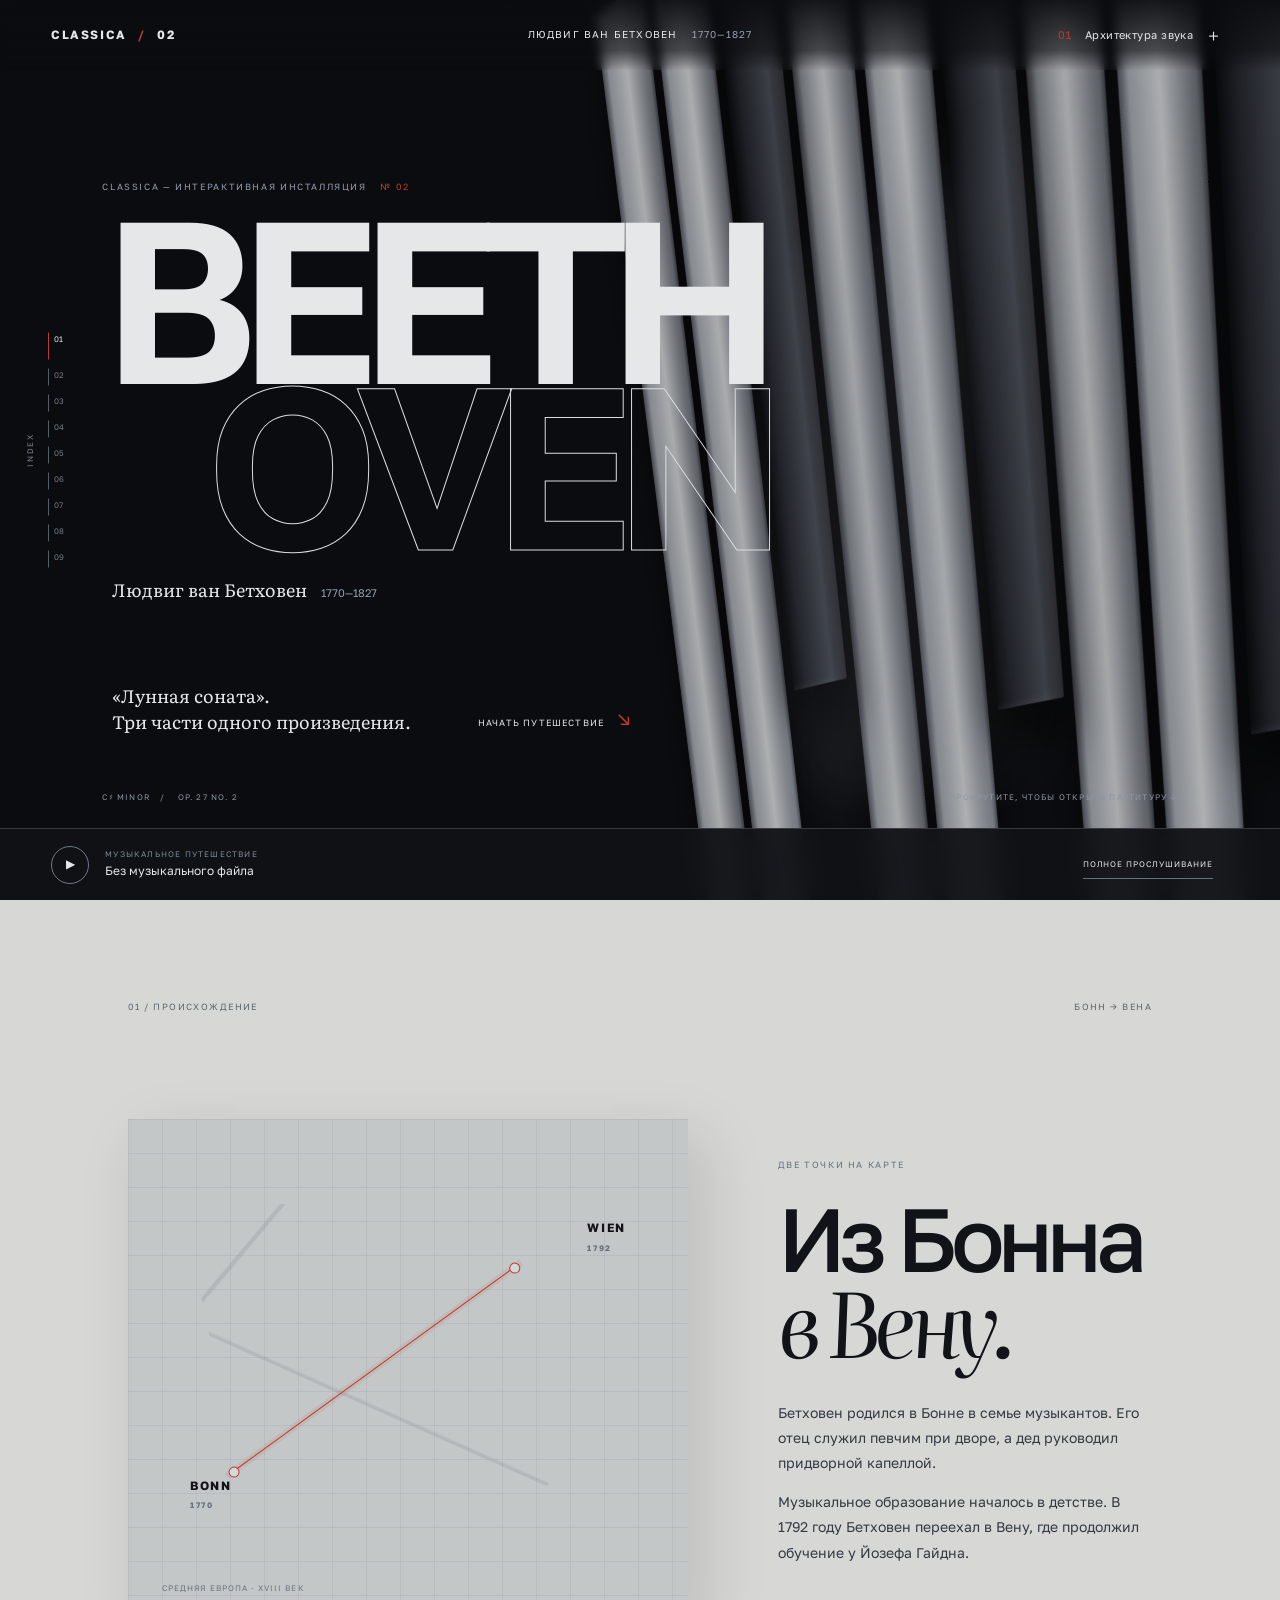
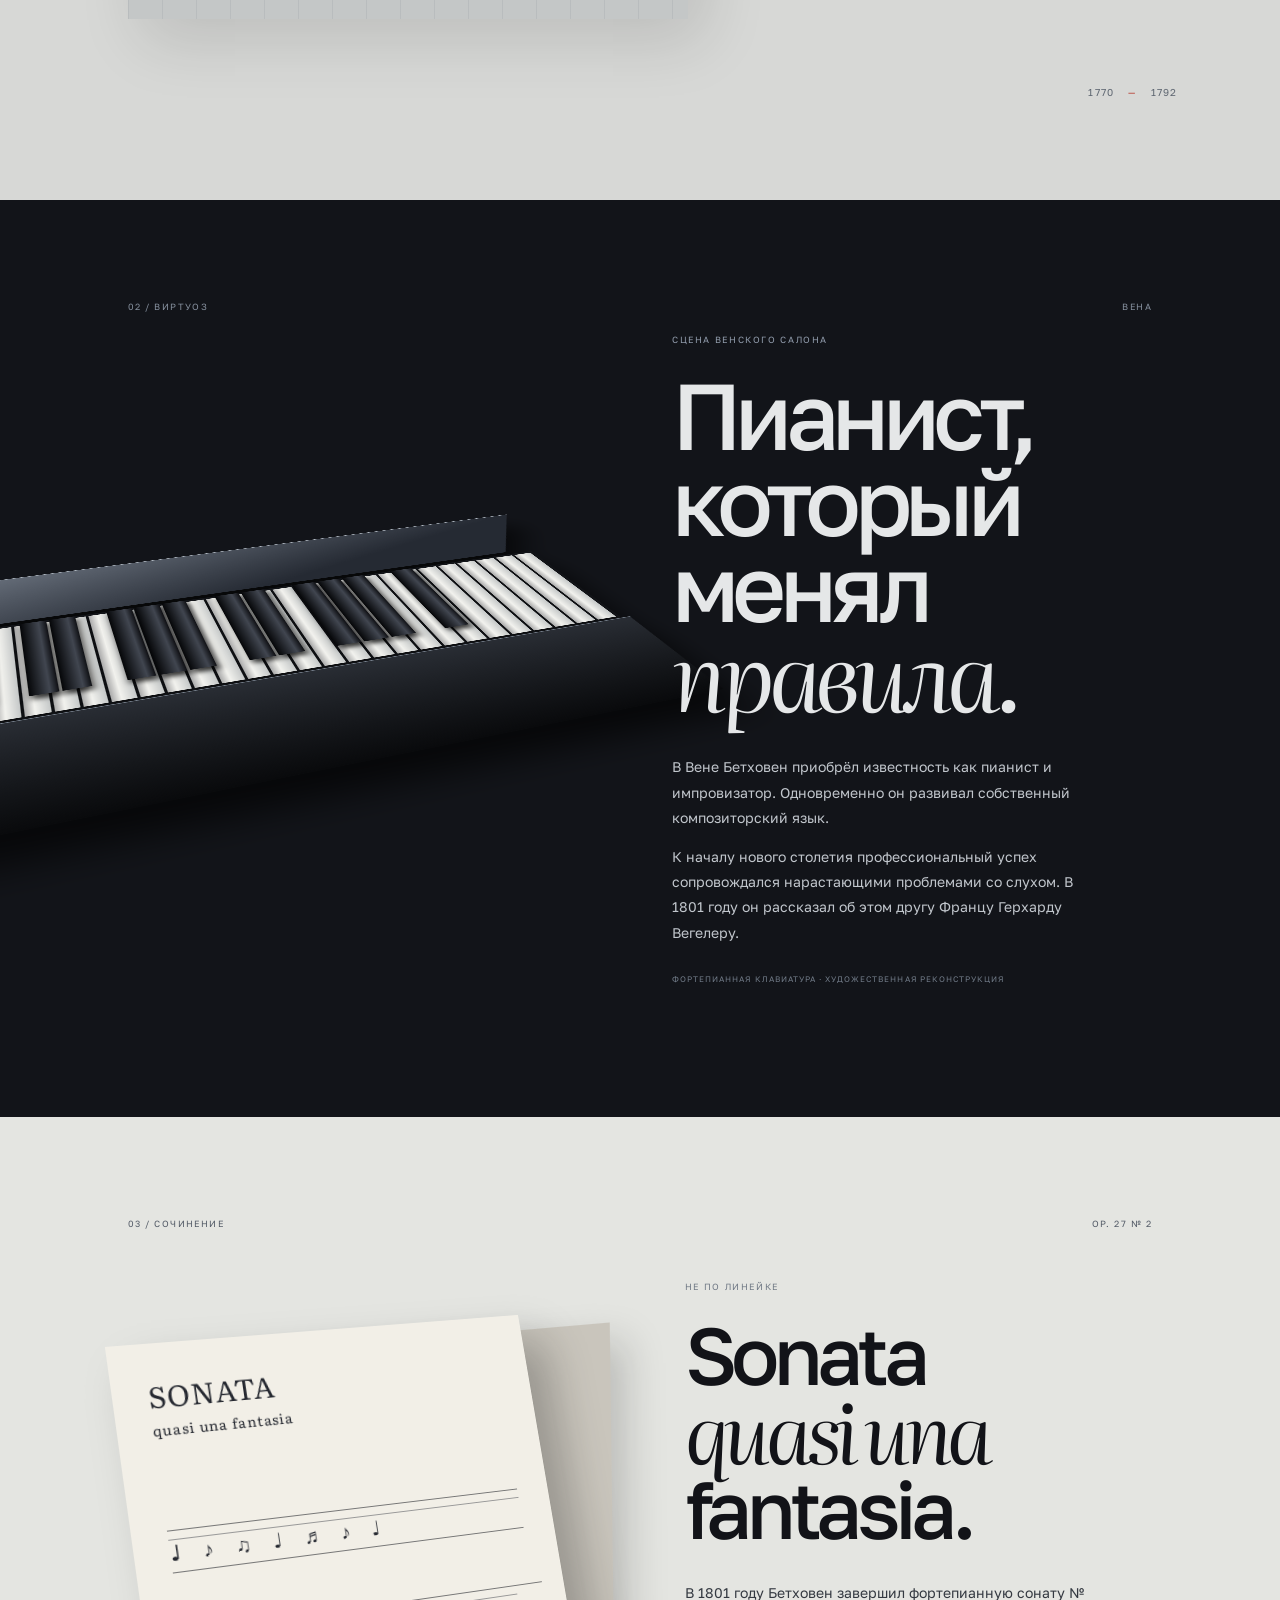
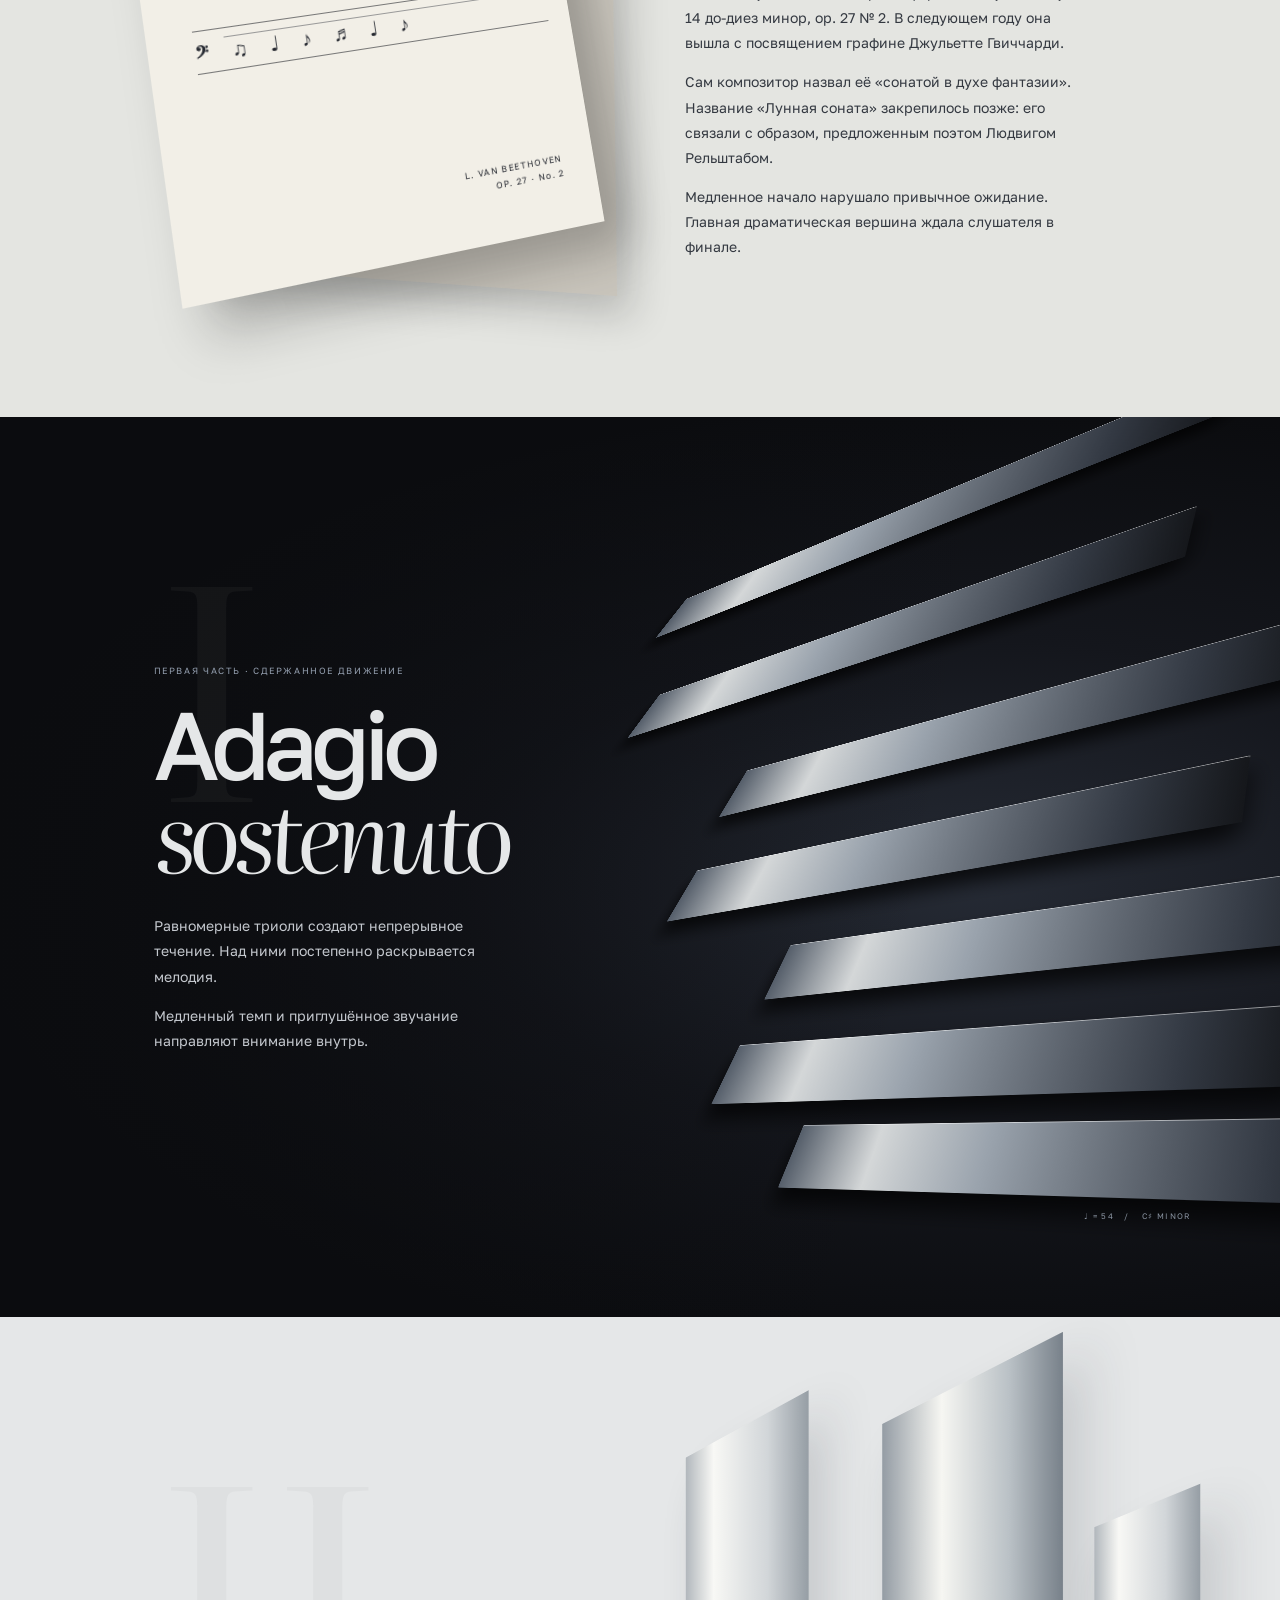
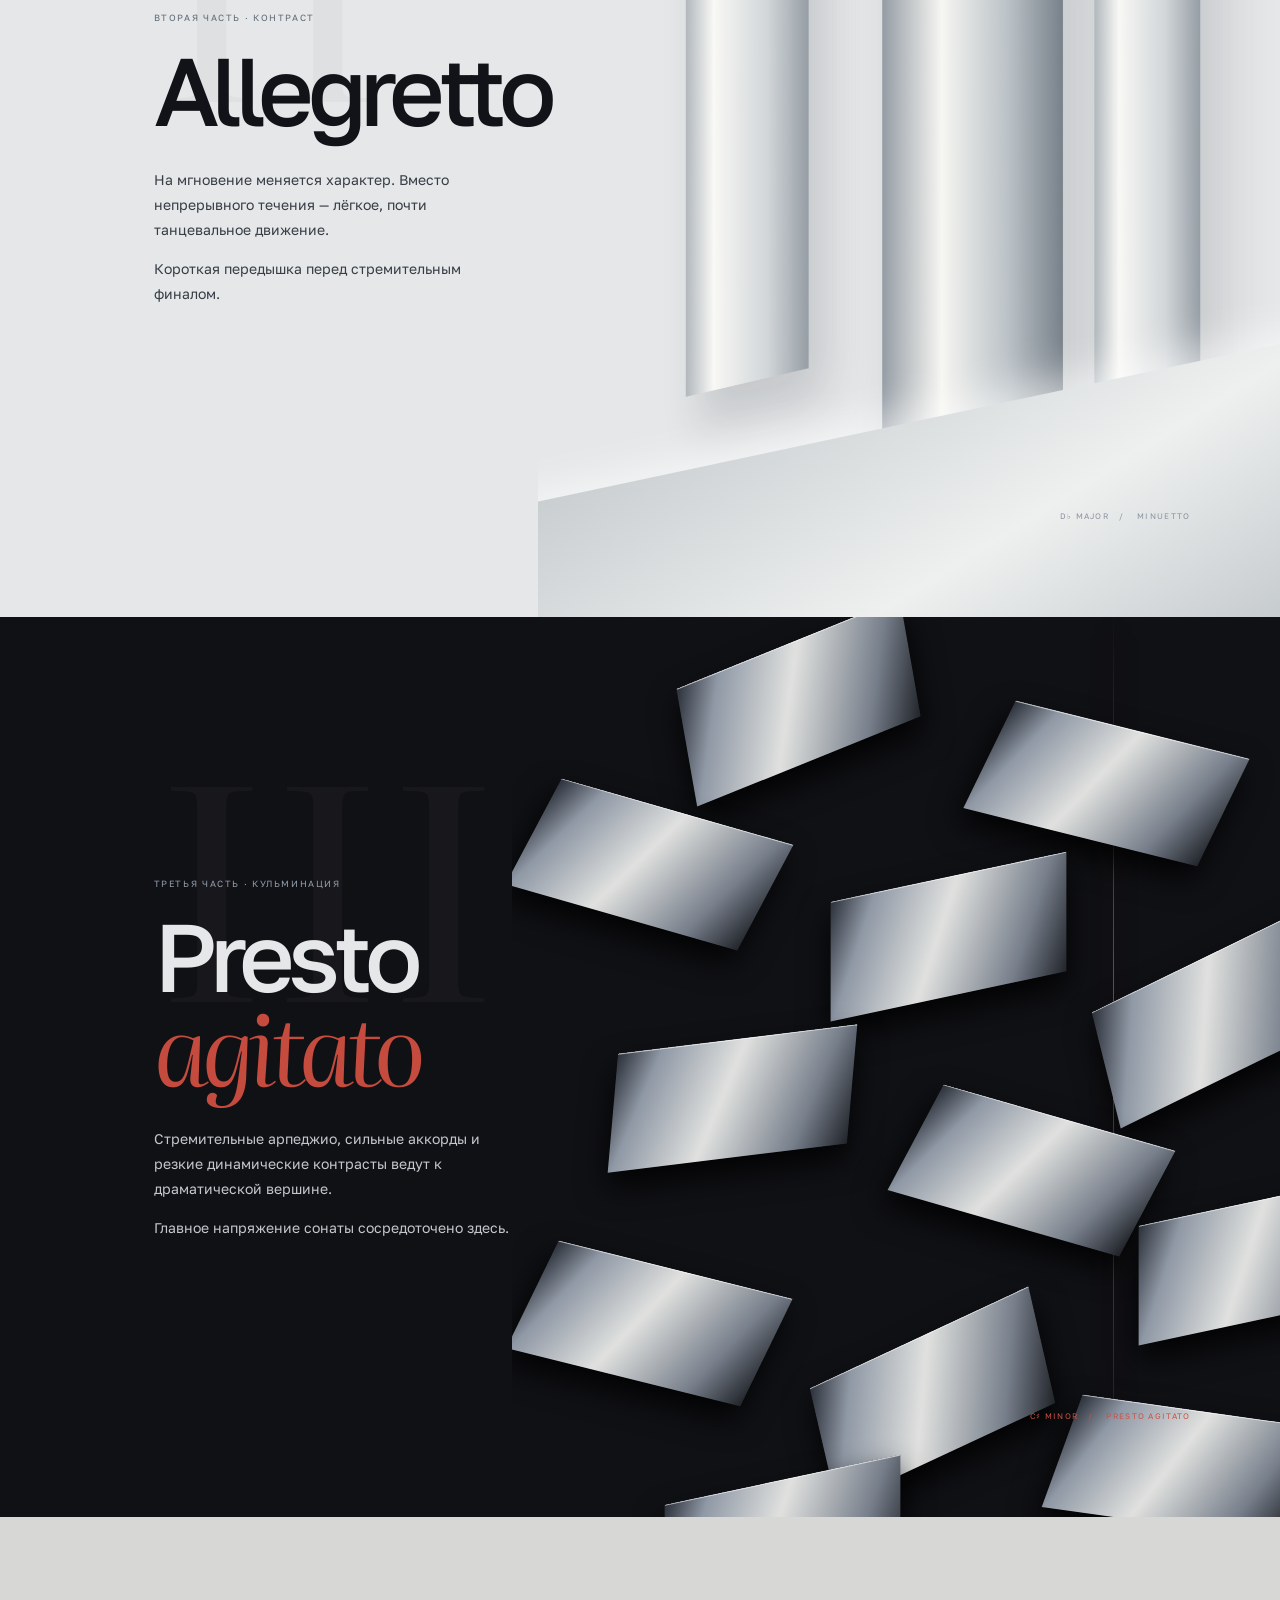
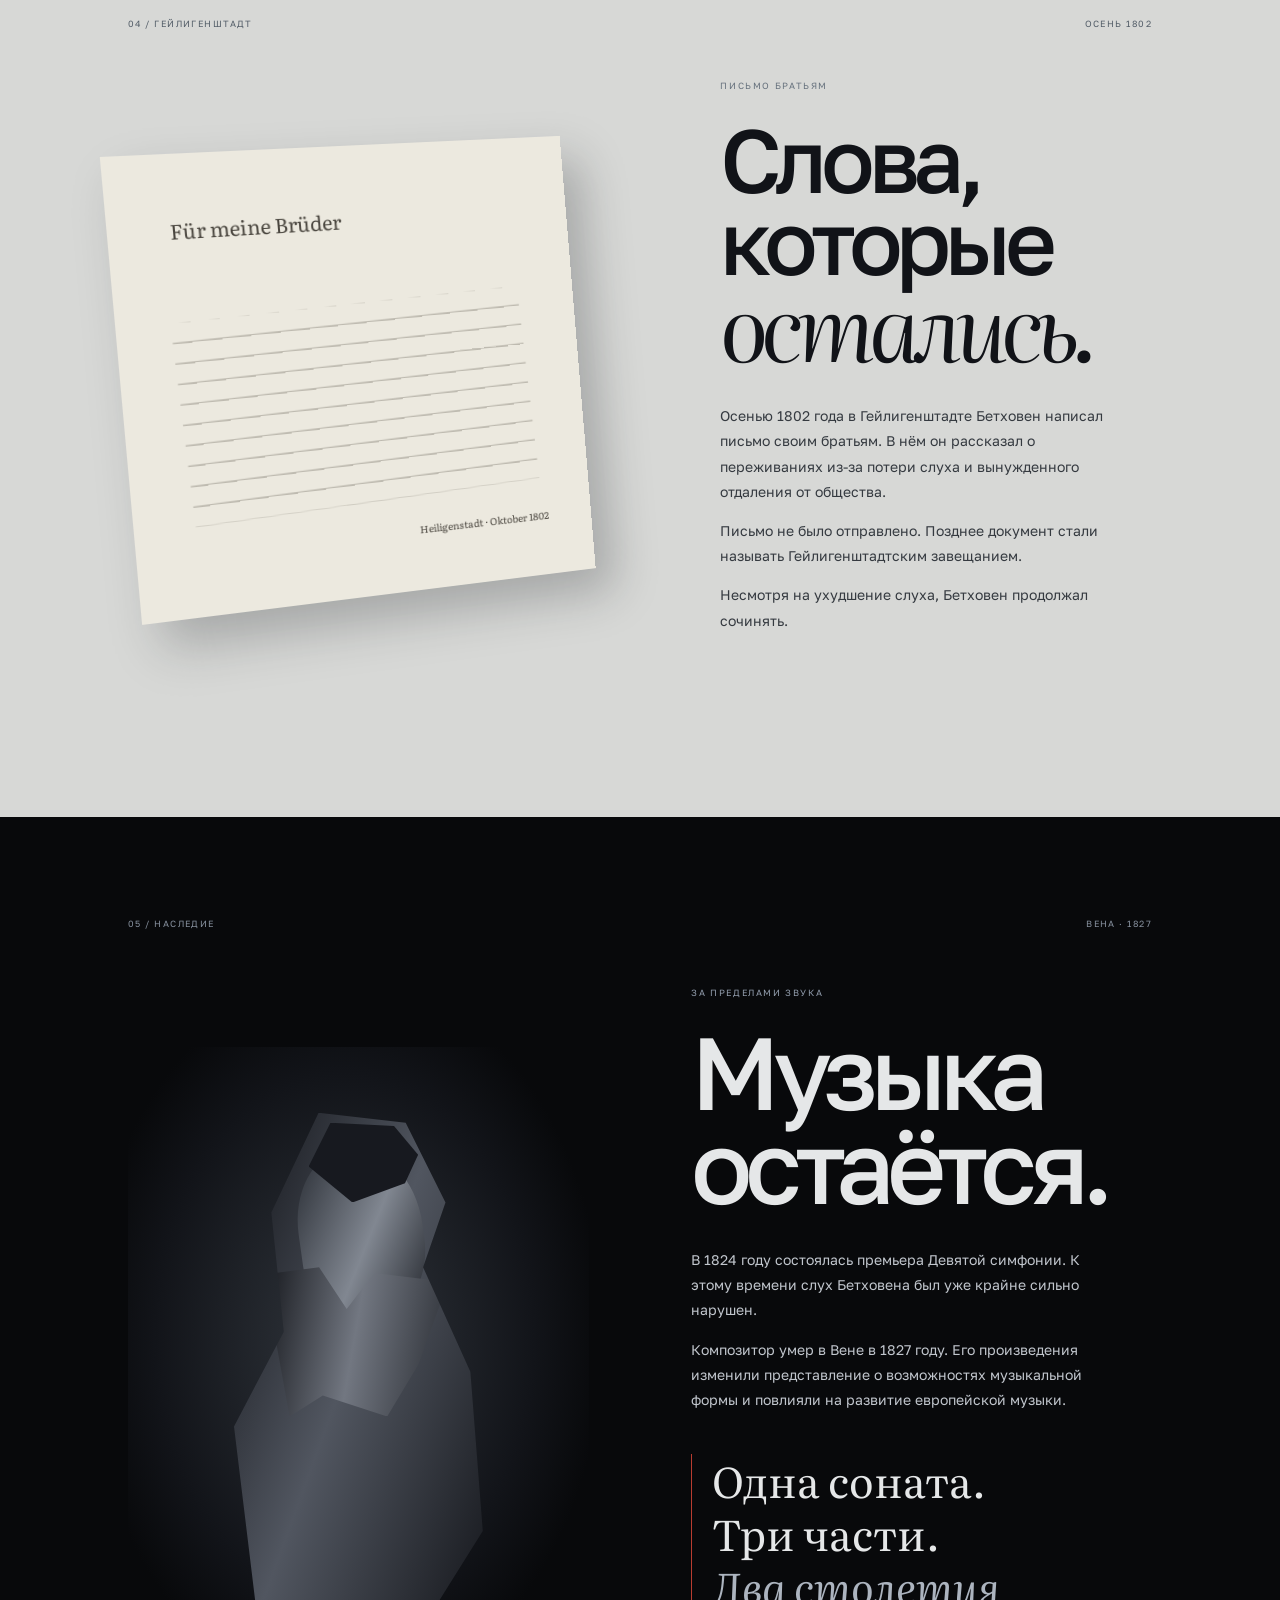
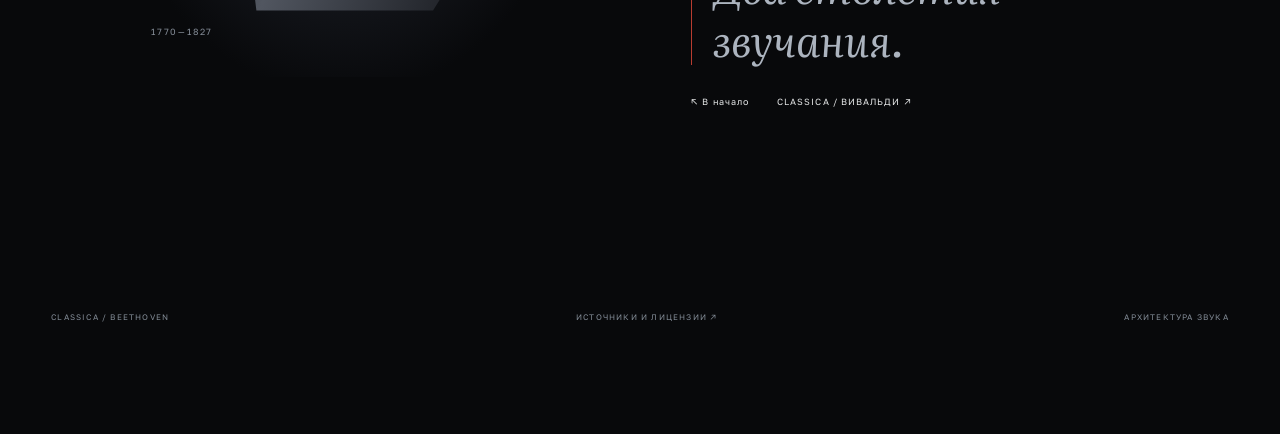
<file: beethoven/index.html>
<!doctype html>
<html lang="ru">
<head>
  <meta charset="utf-8">
  <meta name="viewport" content="width=device-width, initial-scale=1, viewport-fit=cover">
  <meta name="theme-color" content="#0b0c0f">
  <meta name="description" content="Бетховен. Архитектура звука — интерактивное путешествие по трём частям Лунной сонаты.">
  <title>BEETHOVEN — Архитектура звука</title>
  <link rel="preconnect" href="https://fonts.googleapis.com">
  <link rel="preconnect" href="https://fonts.gstatic.com" crossorigin>
  <link href="https://fonts.googleapis.com/css2?family=Golos+Text:wght@400;500;600;700&family=Literata:opsz,wght@7..72,400;7..72,500&display=swap" rel="stylesheet">
  <link rel="stylesheet" href="style.css">
  <script type="module" src="script.js?v=2"></script>
</head>
<body>
  <a class="skip" href="#story">К содержанию</a>
  <header class="topbar">
    <a class="wordmark" href="#s01" aria-label="В начало">CLASSICA <i>/</i> 02</a>
    <div class="top-title">ЛЮДВИГ ВАН БЕТХОВЕН <span>1770—1827</span></div>
    <button class="chapter-trigger" aria-expanded="false" aria-controls="chapter-menu"><span class="chapter-number">01</span><span class="chapter-current">Архитектура звука</span><b>＋</b></button>
  </header>
  <nav class="chapter-menu" id="chapter-menu" aria-label="Содержание" hidden></nav>
  <aside class="index-rail" aria-label="Индекс партитуры"><span class="rail-label">INDEX</span><ol id="rail-index"></ol></aside>
  <main id="story">
    <section class="scene scene-hero" id="s01" data-title="Архитектура звука" data-date="1770—1827" data-state="intro">
      <div class="hero-copy"><p class="eyebrow">CLASSICA — ИНТЕРАКТИВНАЯ ИНСТАЛЛЯЦИЯ <span>№ 02</span></p>
        <h1><span>BEETH</span><span class="hollow">OVEN</span></h1>
        <p class="hero-sub">Людвиг ван Бетховен <span>1770—1827</span></p>
        <div class="hero-bottom"><p>«Лунная соната».<br>Три части одного произведения.</p><a href="#s02" class="begin">НАЧАТЬ ПУТЕШЕСТВИЕ <span>↘</span></a></div>
      </div>
      <div class="key-installation hero-install" aria-hidden="true"><div class="keyfield"><i></i><i></i><i></i><i></i><i></i><i></i><i></i><i></i><i></i><i></i><i></i></div><div class="key-shadow"></div></div>
      <span class="hero-coordinate">C♯ MINOR&nbsp;&nbsp; / &nbsp;&nbsp; OP. 27 NO. 2</span>
      <span class="scroll-note">ПРОКРУТИТЕ, ЧТОБЫ ОТКРЫТЬ ПАРТИТУРУ ↓</span>
    </section>
    <section class="scene scene-bonn" id="s02" data-title="Из Бонна в Вену" data-date="1770—1792" data-state="bonn">
      <div class="scene-meta"><span>01 / ПРОИСХОЖДЕНИЕ</span><span>БОНН → ВЕНА</span></div>
      <div class="bonn-image" role="img" aria-label="Графическая карта пути из Бонна в Вену"><div class="map-grid"></div><div class="route"></div><span class="city bonn-city">BONN<br><small>1770</small></span><span class="city vienna-city">WIEN<br><small>1792</small></span><span class="map-caption">СРЕДНЯЯ ЕВРОПА · XVIII ВЕК</span></div>
      <div class="scene-copy"><p class="eyebrow">ДВЕ ТОЧКИ НА КАРТЕ</p><h2>Из Бонна<br><em>в Вену.</em></h2><p>Бетховен родился в Бонне в семье музыкантов. Его отец служил певчим при дворе, а дед руководил придворной капеллой.</p><p>Музыкальное образование началось в детстве. В 1792 году Бетховен переехал в Вену, где продолжил обучение у Йозефа Гайдна.</p></div>
      <div class="date-stamp">1770 <b>—</b> 1792</div>
    </section>
    <section class="scene scene-piano" id="s03" data-title="Пианист, который менял правила" data-date="1792—1801" data-state="piano">
      <div class="scene-meta"><span>02 / ВИРТУОЗ</span><span>ВЕНА</span></div>
      <div class="piano-visual" aria-hidden="true"><div class="piano-lid"></div><div class="piano-keys"><i></i><i></i><i></i><i></i><i></i><i></i><i></i><i></i><i></i><i></i><i></i><i></i><i></i><i></i><i></i><i></i><i></i><i></i><i></i><i></i><i></i><i></i><i></i><i></i><i></i><i></i><i></i><i></i></div><div class="piano-black"><i></i><i></i><i></i><i></i><i></i><i></i><i></i><i></i><i></i><i></i><i></i><i></i><i></i><i></i><i></i><i></i><i></i><i></i></div><div class="piano-case"></div></div>
      <div class="scene-copy"><p class="eyebrow">СЦЕНА ВЕНСКОГО САЛОНА</p><h2>Пианист,<br>который менял<br><em>правила.</em></h2><p>В Вене Бетховен приобрёл известность как пианист и импровизатор. Одновременно он развивал собственный композиторский язык.</p><p>К началу нового столетия профессиональный успех сопровождался нарастающими проблемами со слухом. В 1801 году он рассказал об этом другу Францу Герхарду Вегелеру.</p><span class="image-note">ФОРТЕПИАННАЯ КЛАВИАТУРА · ХУДОЖЕСТВЕННАЯ РЕКОНСТРУКЦИЯ</span></div>
    </section>
    <section class="scene scene-sonata" id="s04" data-title="Sonata quasi una fantasia" data-date="1801—1802" data-state="sonata">
      <div class="scene-meta"><span>03 / СОЧИНЕНИЕ</span><span>OP. 27 № 2</span></div>
      <div class="score-object" aria-label="Художественная композиция на основе нотной бумаги"><div class="score-paper"><div class="score-head">SONATA<br><small>quasi una fantasia</small></div><div class="staff"><b>♩</b> ♪ ♫ ♩ ♬ ♪ ♩</div><div class="staff second"><b>𝄢</b> ♫ ♩ ♪ ♬ ♩ ♪</div><div class="paper-meta">L. VAN BEETHOVEN<br>OP. 27 · No. 2</div></div><div class="score-page"></div></div>
      <div class="scene-copy"><p class="eyebrow">НЕ ПО ЛИНЕЙКЕ</p><h2>Sonata<br><em>quasi una</em><br>fantasia.</h2><p>В 1801 году Бетховен завершил фортепианную сонату № 14 до-диез минор, op. 27 № 2. В следующем году она вышла с посвящением графине Джульетте Гвиччарди.</p><p>Сам композитор назвал её «сонатой в духе фантазии». Название «Лунная соната» закрепилось позже: его связали с образом, предложенным поэтом Людвигом Рельштабом.</p><p>Медленное начало нарушало привычное ожидание. Главная драматическая вершина ждала слушателя в финале.</p></div>
    </section>
    <section class="movement movement-one" id="s05" data-title="Adagio sostenuto" data-date="I / Adagio sostenuto" data-state="movement-1" data-movement="1">
      <div class="movement-num">I</div><div class="movement-copy"><p class="eyebrow">ПЕРВАЯ ЧАСТЬ · СДЕРЖАННОЕ ДВИЖЕНИЕ</p><h2>Adagio<br><em>sostenuto</em></h2><p>Равномерные триоли создают непрерывное течение. Над ними постепенно раскрывается мелодия.</p><p>Медленный темп и приглушённое звучание направляют внимание внутрь.</p></div>
      <div class="wave-space" aria-hidden="true"><div class="wave-plate plate-a"></div><div class="wave-plate plate-b"></div><div class="wave-plate plate-c"></div><div class="wave-plate plate-d"></div><div class="wave-plate plate-e"></div><div class="wave-plate plate-f"></div><div class="wave-plate plate-g"></div></div><span class="movement-mark">♩ = 54&nbsp;&nbsp; / &nbsp;&nbsp; C♯ MINOR</span>
    </section>
    <section class="movement movement-two" id="s06" data-title="Allegretto" data-date="II / Allegretto" data-state="movement-2" data-movement="2">
      <div class="movement-num">II</div><div class="movement-copy"><p class="eyebrow">ВТОРАЯ ЧАСТЬ · КОНТРАСТ</p><h2>Allegretto</h2><p>На мгновение меняется характер. Вместо непрерывного течения — лёгкое, почти танцевальное движение.</p><p>Короткая передышка перед стремительным финалом.</p></div>
      <div class="light-installation" aria-hidden="true"><div class="light-column one"></div><div class="light-column two"></div><div class="light-column three"></div><div class="light-floor"></div></div><span class="movement-mark">D♭ MAJOR&nbsp;&nbsp; / &nbsp;&nbsp; MINUETTO</span>
    </section>
    <section class="movement movement-three" id="s07" data-title="Presto agitato" data-date="III / Presto agitato" data-state="movement-3" data-movement="3">
      <div class="movement-num">III</div><div class="movement-copy"><p class="eyebrow">ТРЕТЬЯ ЧАСТЬ · КУЛЬМИНАЦИЯ</p><h2>Presto<br><em>agitato</em></h2><p>Стремительные арпеджио, сильные аккорды и резкие динамические контрасты ведут к драматической вершине.</p><p>Главное напряжение сонаты сосредоточено здесь.</p></div>
      <div class="storm-installation" aria-hidden="true"><div class="storm-key k1"></div><div class="storm-key k2"></div><div class="storm-key k3"></div><div class="storm-key k4"></div><div class="storm-key k5"></div><div class="storm-key k6"></div><div class="storm-key k7"></div><div class="storm-key k8"></div><div class="storm-key k9"></div><div class="storm-key k10"></div><div class="storm-key k11"></div><div class="storm-key k12"></div></div><span class="red-note">C♯ MINOR&nbsp;&nbsp; / &nbsp;&nbsp; PRESTO AGITATO</span>
    </section>
    <section class="scene scene-letter" id="s08" data-title="Письмо, которое осталось неотправленным" data-date="1802" data-state="letter">
      <div class="scene-meta"><span>04 / ГЕЙЛИГЕНШТАДТ</span><span>ОСЕНЬ 1802</span></div><div class="letter-object" aria-hidden="true"><div class="letter-sheet"><span>Für meine Brüder</span><div class="ink-lines"></div><small>Heiligenstadt · Oktober 1802</small></div></div>
      <div class="scene-copy"><p class="eyebrow">ПИСЬМО БРАТЬЯМ</p><h2>Слова,<br>которые<br><em>остались.</em></h2><p>Осенью 1802 года в Гейлигенштадте Бетховен написал письмо своим братьям. В нём он рассказал о переживаниях из-за потери слуха и вынужденного отдаления от общества.</p><p>Письмо не было отправлено. Позднее документ стали называть Гейлигенштадтским завещанием.</p><p>Несмотря на ухудшение слуха, Бетховен продолжал сочинять.</p></div>
    </section>
    <section class="scene scene-end" id="s09" data-title="За пределами звука" data-date="1824—1827" data-state="legacy">
      <div class="scene-meta"><span>05 / НАСЛЕДИЕ</span><span>ВЕНА · 1827</span></div><div class="end-portrait" aria-hidden="true"><div class="portrait-silhouette"><i></i><b></b><em></em></div><span>1770—1827</span></div>
      <div class="scene-copy"><p class="eyebrow">ЗА ПРЕДЕЛАМИ ЗВУКА</p><h2>Музыка<br>остаётся.</h2><p>В 1824 году состоялась премьера Девятой симфонии. К этому времени слух Бетховена был уже крайне сильно нарушен.</p><p>Композитор умер в Вене в 1827 году. Его произведения изменили представление о возможностях музыкальной формы и повлияли на развитие европейской музыки.</p><blockquote>Одна соната.<br>Три части.<br><em>Два столетия звучания.</em></blockquote><div class="end-links"><a href="#s01">↖ В начало</a><a href="../index.html">CLASSICA / ВИВАЛЬДИ ↗</a></div></div>
    </section>
  </main>
  <div class="music-dock" aria-label="Музыкальный плеер"><button class="play-button" id="play-toggle" aria-label="Воспроизвести музыку">▶</button><div class="track-info"><span class="track-kicker">МУЗЫКАЛЬНОЕ ПУТЕШЕСТВИЕ</span><span class="track-title" id="track-title">Без музыкального файла</span></div><button class="mode-toggle" id="mode-toggle" aria-pressed="false">ПОЛНОЕ ПРОСЛУШИВАНИЕ</button><span class="audio-status" id="audio-status" aria-live="polite"></span><audio id="music-a" preload="none"></audio><audio id="music-b" preload="none"></audio></div>
  <footer class="site-footer"><span>CLASSICA / BEETHOVEN</span><a href="sources.html">ИСТОЧНИКИ И ЛИЦЕНЗИИ ↗</a><span>АРХИТЕКТУРА ЗВУКА</span></footer>
</body>
</html>
</file>
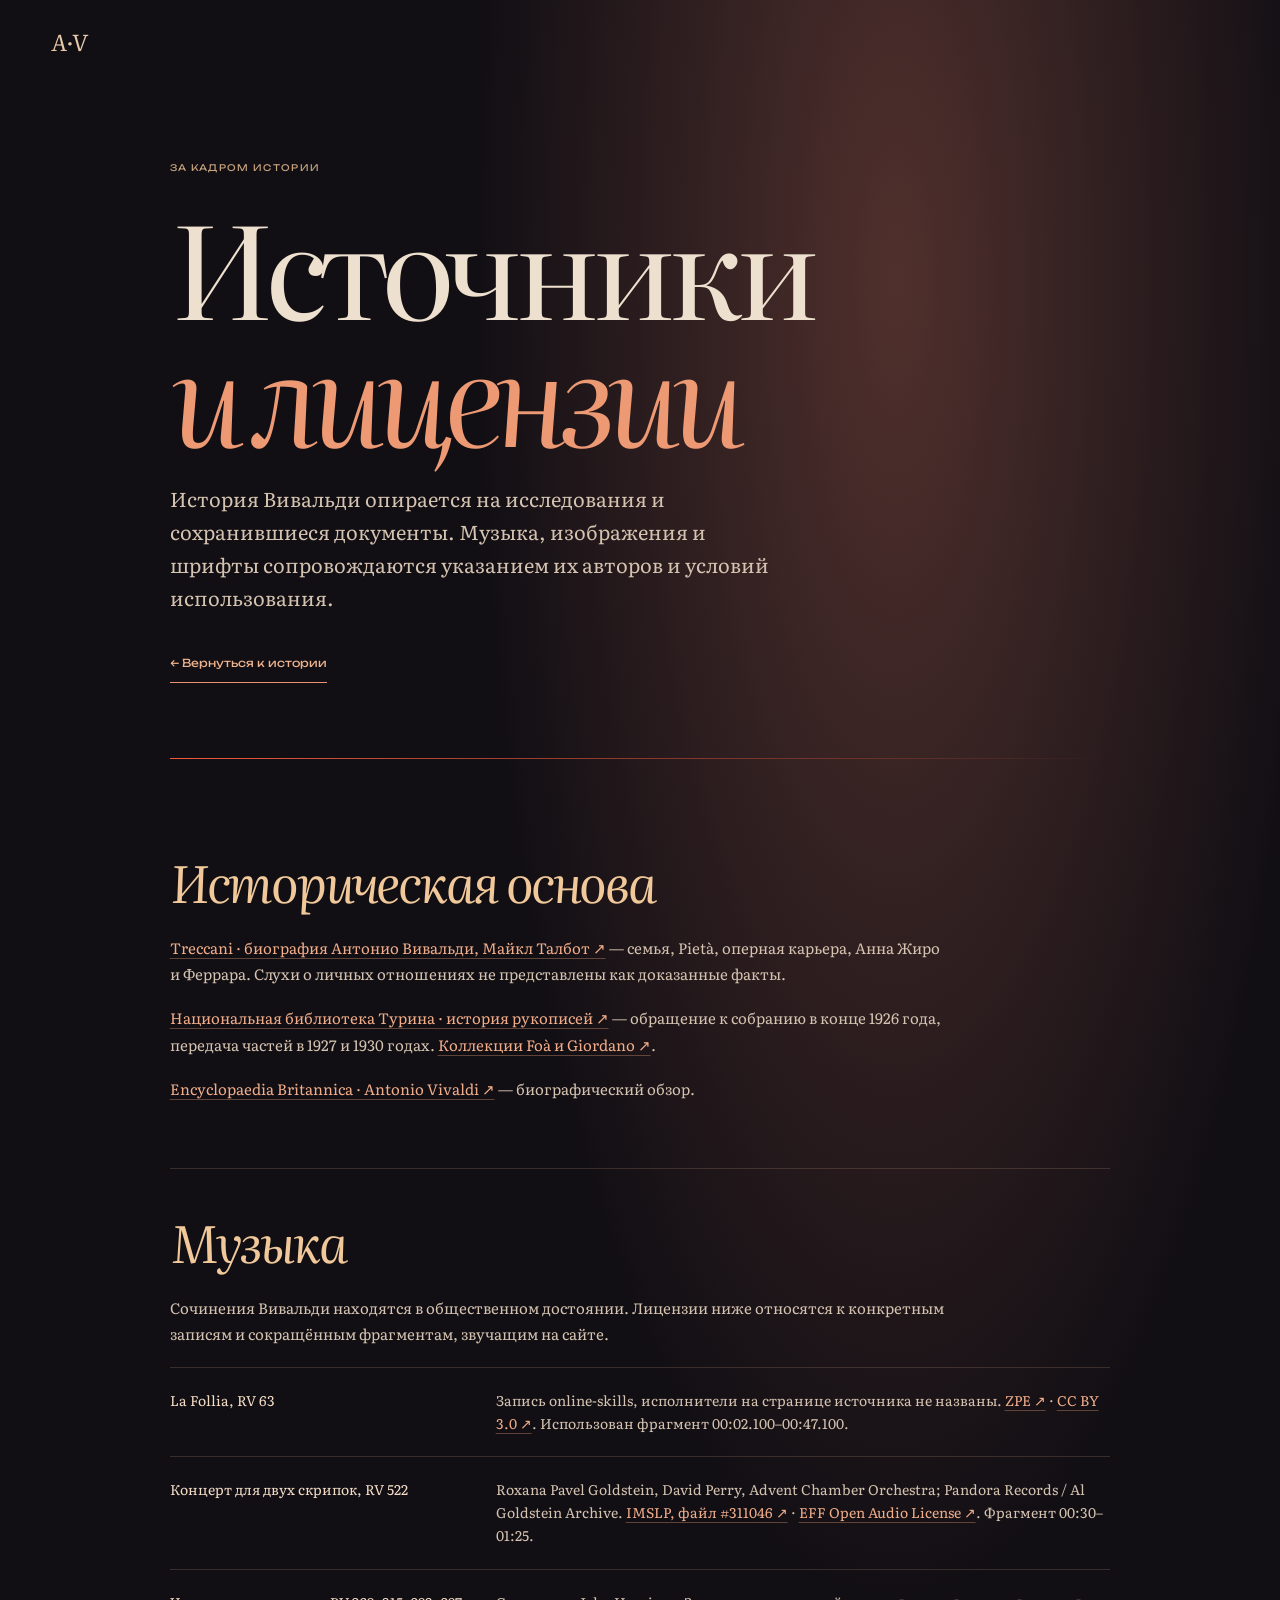
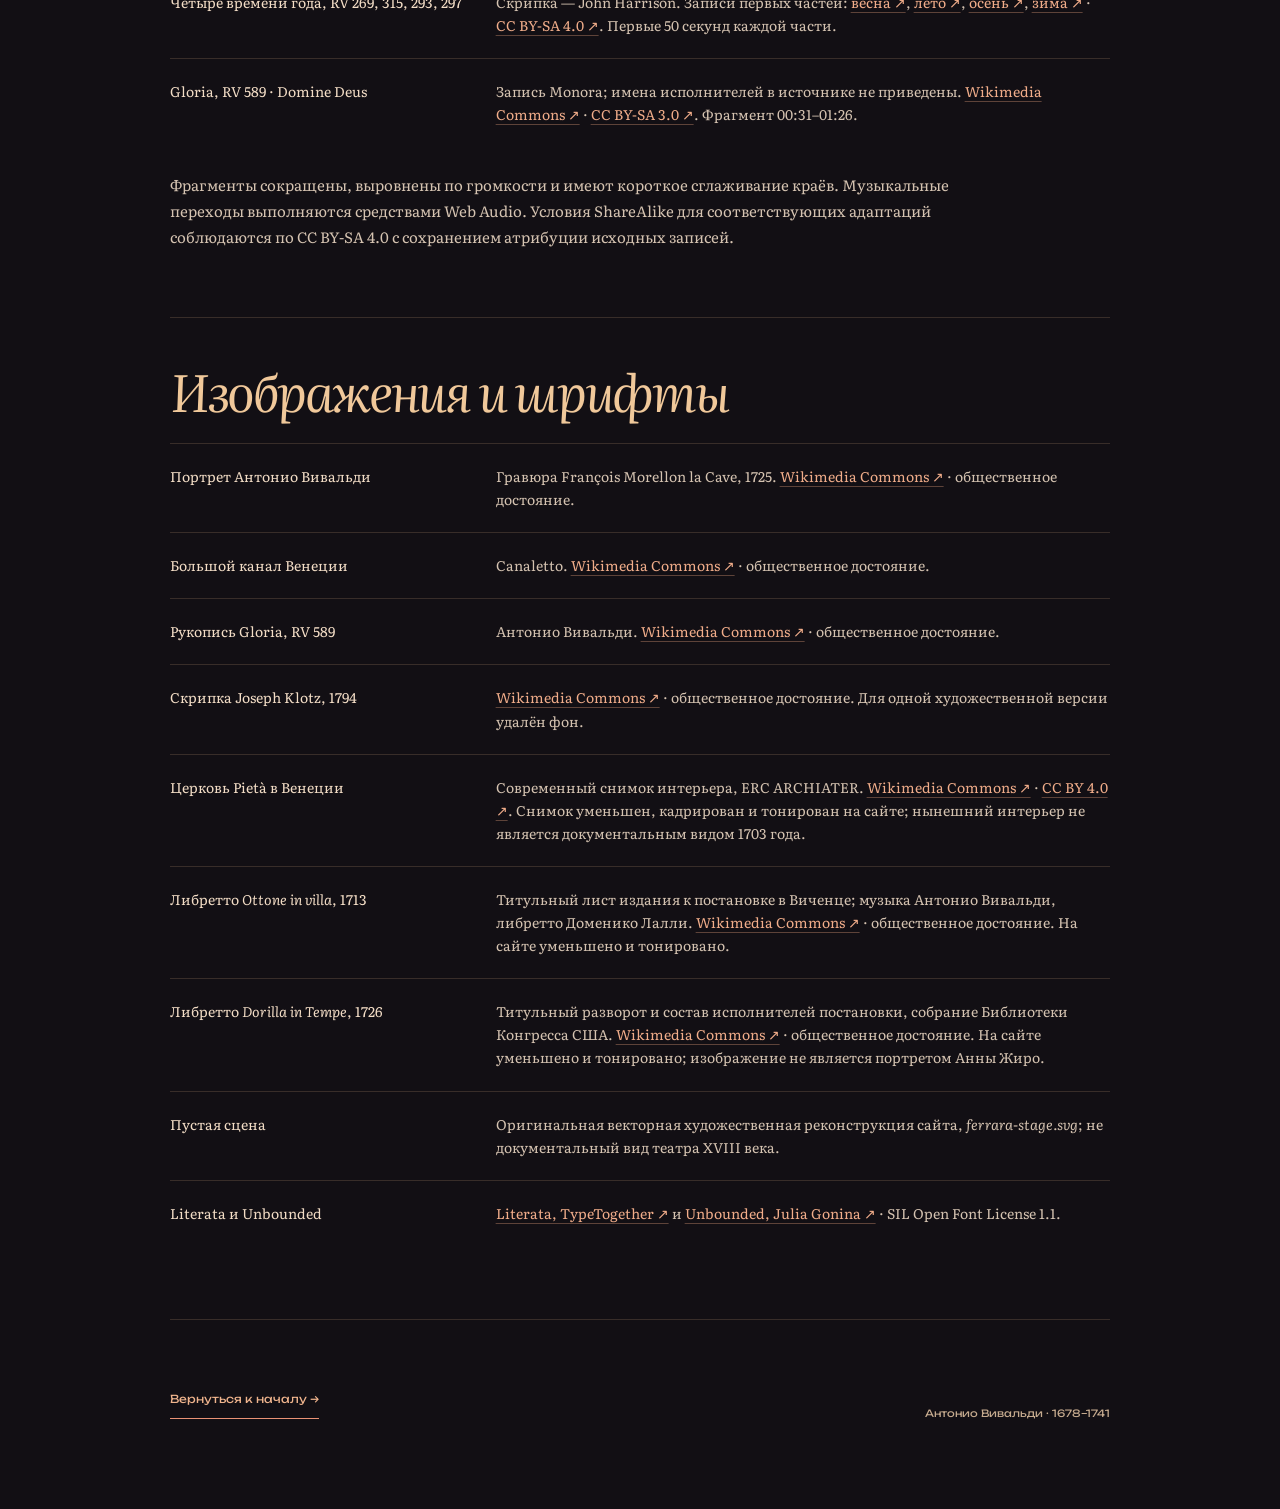
<file: sources.html>
<!doctype html><html lang="ru"><head><meta charset="utf-8"><meta name="viewport" content="width=device-width,initial-scale=1"><meta name="theme-color" content="#120f14"><title>Источники и лицензии — Антонио Вивальди</title><link rel="preconnect" href="https://fonts.googleapis.com"><link rel="preconnect" href="https://fonts.gstatic.com" crossorigin><link href="https://fonts.googleapis.com/css2?family=Literata:ital,opsz,wght@0,7..72,400;0,7..72,600;1,7..72,400&family=Unbounded:wght@400;500&display=swap" rel="stylesheet"><link rel="stylesheet" href="style.css?v=18"></head><body class="sources-page"><a class="skip" href="#sources-main">К источникам</a><a class="monogram" href="index.html#prologue" aria-label="На главную">A·V</a><main id="sources-main" class="sources-main"><header class="sources-hero"><span class="sources-kicker">ЗА КАДРОМ ИСТОРИИ</span><h1>Источники<br><em>и лицензии</em></h1><p>История Вивальди опирается на исследования и сохранившиеся документы. Музыка, изображения и шрифты сопровождаются указанием их авторов и условий использования.</p><a class="sources-back" href="index.html#epilogue">← Вернуться к истории</a></header><div class="sources-score" aria-hidden="true"></div>
<section aria-labelledby="source-history"><h2 id="source-history">Историческая основа</h2><p><a href="https://www.treccani.it/enciclopedia/antonio-vivaldi_%28Dizionario-Biografico%29/">Treccani · биография Антонио Вивальди, Майкл Талбот ↗</a> — семья, Pietà, оперная карьера, Анна Жиро и Феррара. Слухи о личных отношениях не представлены как доказанные факты.</p><p><a href="https://bnuto.cultura.gov.it/areastampa/marzo-con-vivaldi/">Национальная библиотека Турина · история рукописей ↗</a> — обращение к собранию в конце 1926 года, передача частей в 1927 и 1930 годах. <a href="https://bnuto.cultura.gov.it/en/collections/foa-collection-giordano-collection/">Коллекции Foà и Giordano ↗</a>.</p><p><a href="https://www.britannica.com/biography/Antonio-Vivaldi">Encyclopaedia Britannica · Antonio Vivaldi ↗</a> — биографический обзор.</p></section>
<section aria-labelledby="source-music"><h2 id="source-music">Музыка</h2><p>Сочинения Вивальди находятся в общественном достоянии. Лицензии ниже относятся к конкретным записям и сокращённым фрагментам, звучащим на сайте.</p><ol class="source-list"><li><b>La Follia, RV 63</b><span>Запись online-skills, исполнители на странице источника не названы. <a href="https://zpe.gov.pl/a/gatunki-instrumentalne-baroku---inne-formy/D7RxbeTg">ZPE ↗</a> · <a href="https://creativecommons.org/licenses/by/3.0/">CC BY 3.0 ↗</a>. Использован фрагмент 00:02.100–00:47.100.</span></li><li><b>Концерт для двух скрипок, RV 522</b><span>Roxana Pavel Goldstein, David Perry, Advent Chamber Orchestra; Pandora Records / Al Goldstein Archive. <a href="https://imslp.org/wiki/Concerto_for_2_Violins_in_A_minor,_RV_522_(Vivaldi,_Antonio)">IMSLP, файл #311046 ↗</a> · <a href="https://imslp.org/wiki/IMSLP:EFF_Open_Audio_License">EFF Open Audio License ↗</a>. Фрагмент 00:30–01:25.</span></li><li><b>Четыре времени года, RV 269, 315, 293, 297</b><span>Скрипка — John Harrison. Записи первых частей: <a href="https://commons.wikimedia.org/wiki/File:Vivaldi_-_Four_Seasons_1_Spring_mvt_1_Allegro_-_John_Harrison_violin.oga">весна ↗</a>, <a href="https://commons.wikimedia.org/wiki/File:Vivaldi_-_Four_Seasons_2_Summer_mvt_1_Allegro_non_molto_-_John_Harrison_violin.oga">лето ↗</a>, <a href="https://commons.wikimedia.org/wiki/File:Vivaldi_-_Four_Seasons_3_Autumn_mvt_1_Allegro_-_John_Harrison_violin.oga">осень ↗</a>, <a href="https://commons.wikimedia.org/wiki/File:Vivaldi_-_Four_Seasons_4_Winter_mvt_1_Allegro_non_molto_-_John_Harrison_violin.oga">зима ↗</a> · <a href="https://creativecommons.org/licenses/by-sa/4.0/">CC BY-SA 4.0 ↗</a>. Первые 50 секунд каждой части.</span></li><li><b>Gloria, RV 589 · Domine Deus</b><span>Запись Monora; имена исполнителей в источнике не приведены. <a href="https://commons.wikimedia.org/wiki/File:Dominedeus.ogg">Wikimedia Commons ↗</a> · <a href="https://creativecommons.org/licenses/by-sa/3.0/">CC BY-SA 3.0 ↗</a>. Фрагмент 00:31–01:26.</span></li></ol><p>Фрагменты сокращены, выровнены по громкости и имеют короткое сглаживание краёв. Музыкальные переходы выполняются средствами Web Audio. Условия ShareAlike для соответствующих адаптаций соблюдаются по CC BY-SA 4.0 с сохранением атрибуции исходных записей.</p></section>
<section aria-labelledby="source-images"><h2 id="source-images">Изображения и шрифты</h2><ul class="source-list"><li><b>Портрет Антонио Вивальди</b><span>Гравюра François Morellon la Cave, 1725. <a href="https://commons.wikimedia.org/wiki/File:Antonio_Vivaldi_2.jpg">Wikimedia Commons ↗</a> · общественное достояние.</span></li><li><b>Большой канал Венеции</b><span>Canaletto. <a href="https://commons.wikimedia.org/wiki/File:Canaletto_-_Het_Canal_Grande_te_Veneti%C3%AB.jpg">Wikimedia Commons ↗</a> · общественное достояние.</span></li><li><b>Рукопись Gloria, RV 589</b><span>Антонио Вивальди. <a href="https://commons.wikimedia.org/wiki/File:Vivaldi_Gloria_RV_589_autograph.png">Wikimedia Commons ↗</a> · общественное достояние.</span></li><li><b>Скрипка Joseph Klotz, 1794</b><span><a href="https://commons.wikimedia.org/wiki/File:Joseph_Klotz_Violin_1794.jpg">Wikimedia Commons ↗</a> · общественное достояние. Для одной художественной версии удалён фон.</span></li><li><b>Церковь Pietà в Венеции</b><span>Современный снимок интерьера, ERC ARCHIATER. <a href="https://commons.wikimedia.org/wiki/File:Chiesa_della_Piet%C3%A0_(Venice)_-_Interior_02.jpg">Wikimedia Commons ↗</a> · <a href="https://creativecommons.org/licenses/by/4.0/">CC BY 4.0 ↗</a>. Снимок уменьшен, кадрирован и тонирован на сайте; нынешний интерьер не является документальным видом 1703 года.</span></li><li><b>Либретто <em>Ottone in villa</em>, 1713</b><span>Титульный лист издания к постановке в Виченце; музыка Антонио Вивальди, либретто Доменико Лалли. <a href="https://commons.wikimedia.org/wiki/File:Antonio_Vivaldi_-_Ottone_in_villa_-_title_page_of_the_libretto_-_Vicenza_1713.png">Wikimedia Commons ↗</a> · общественное достояние. На сайте уменьшено и тонировано.</span></li><li><b>Либретто <em>Dorilla in Tempe</em>, 1726</b><span>Титульный разворот и состав исполнителей постановки, собрание Библиотеки Конгресса США. <a href="https://commons.wikimedia.org/wiki/File:Dorilla_in_Tempe_1726_Libretto.jpg">Wikimedia Commons ↗</a> · общественное достояние. На сайте уменьшено и тонировано; изображение не является портретом Анны Жиро.</span></li><li><b>Пустая сцена</b><span>Оригинальная векторная художественная реконструкция сайта, <em>ferrara-stage.svg</em>; не документальный вид театра XVIII века.</span></li><li><b>Literata и Unbounded</b><span><a href="https://fonts.google.com/specimen/Literata">Literata, TypeTogether ↗</a> и <a href="https://fonts.google.com/specimen/Unbounded">Unbounded, Julia Gonina ↗</a> · SIL Open Font License 1.1.</span></li></ul></section><footer><a class="sources-back" href="index.html#prologue">Вернуться к началу →</a><p>Антонио Вивальди · 1678–1741</p></footer></main></body></html>
</file>
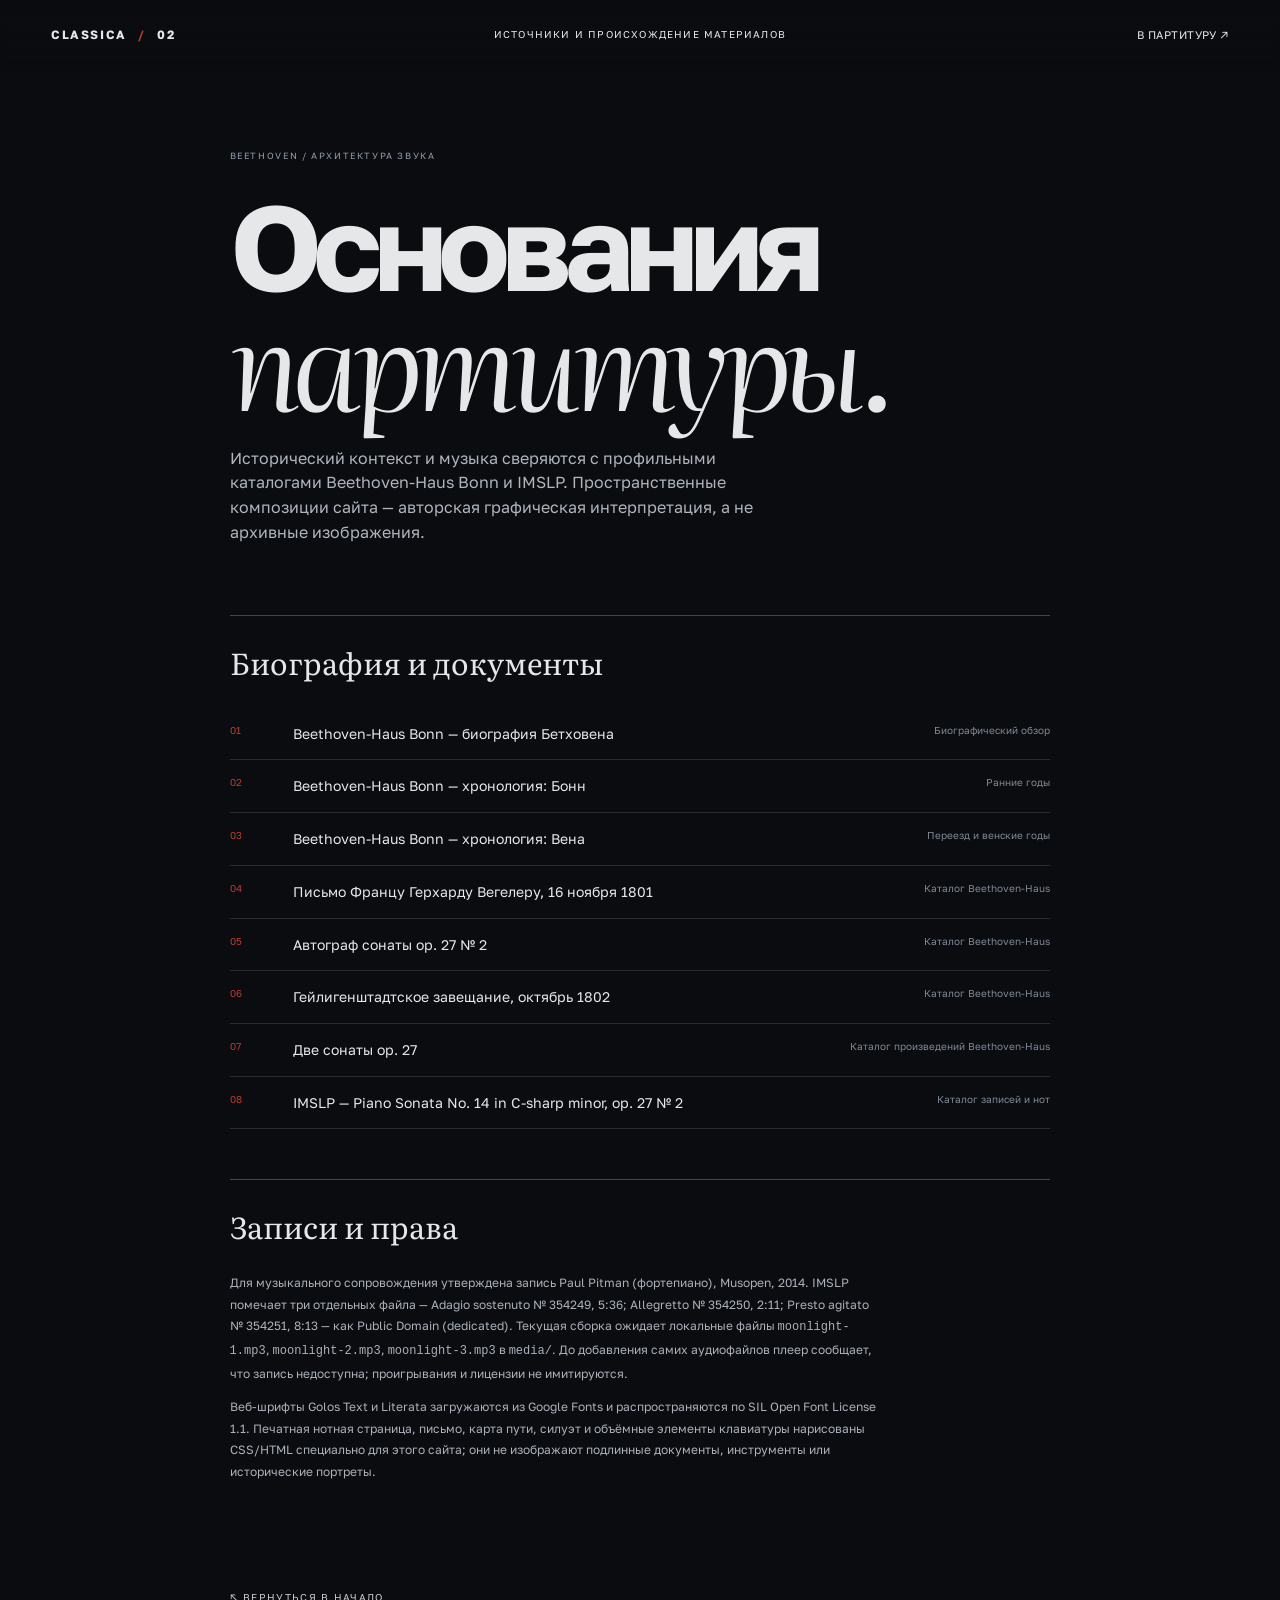
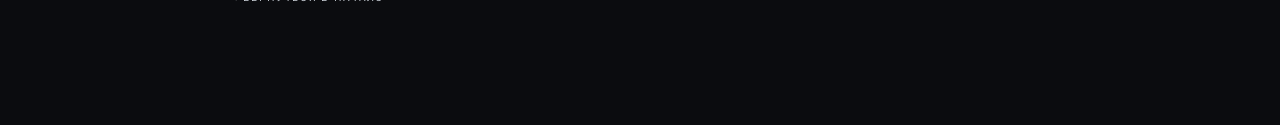
<file: beethoven/sources.html>
<!doctype html>
<html lang="ru"><head><meta charset="utf-8"><meta name="viewport" content="width=device-width, initial-scale=1"><meta name="theme-color" content="#0b0c0f"><title>Источники — BEETHOVEN / CLASSICA</title><link rel="preconnect" href="https://fonts.googleapis.com"><link href="https://fonts.googleapis.com/css2?family=Golos+Text:wght@400;500;600;700&family=Literata:opsz,wght@7..72,400;7..72,500&display=swap" rel="stylesheet"><link rel="stylesheet" href="style.css"><style>
.sources-page{max-width:1000px;margin:auto;padding:150px 7vw 120px}.sources-page h1{font-size:clamp(52px,10vw,120px);line-height:.95;letter-spacing:-.07em;margin:0 0 24px}.sources-page h1 em{font-family:var(--literata);font-weight:400}.sources-lede{max-width:540px;color:#aeb5be;margin-bottom:70px}.source-group{border-top:1px solid #414650;padding:24px 0 50px}.source-group h2{font:400 30px var(--literata);margin:0 0 24px}.source-list{list-style:none;padding:0;margin:0}.source-list li{display:grid;grid-template-columns:45px 1fr auto;gap:18px;padding:15px 0;border-bottom:1px solid #282c33}.source-list li span{font-size:10px;color:#b83c30}.source-list a{font-size:14px}.source-list a:hover{color:#c76a5f}.source-list small{color:#7e8997;font-size:10px}.source-note{font-size:12px;color:#aab1bb;line-height:1.8;max-width:650px}.back-link{display:inline-block;margin-top:45px;font-size:10px;letter-spacing:.13em;color:#c5cbd2}@media(max-width:600px){.source-list li{grid-template-columns:28px 1fr;gap:10px}.source-list small{grid-column:2}.sources-page{padding-top:110px}}
</style></head><body><header class="topbar"><a class="wordmark" href="index.html">CLASSICA <i>/</i> 02</a><div class="top-title">ИСТОЧНИКИ И ПРОИСХОЖДЕНИЕ МАТЕРИАЛОВ</div><a class="chapter-trigger" href="index.html#s01">В ПАРТИТУРУ ↗</a></header><main class="sources-page"><p class="eyebrow">BEETHOVEN / АРХИТЕКТУРА ЗВУКА</p><h1>Основания<br><em>партитуры.</em></h1><p class="sources-lede">Исторический контекст и музыка сверяются с профильными каталогами Beethoven-Haus Bonn и IMSLP. Пространственные композиции сайта — авторская графическая интерпретация, а не архивные изображения.</p>
<section class="source-group"><h2>Биография и документы</h2><ol class="source-list"><li><span>01</span><a href="https://www.beethoven.de/en/beethoven" rel="noreferrer">Beethoven-Haus Bonn — биография Бетховена</a><small>Биографический обзор</small></li><li><span>02</span><a href="https://www.beethoven.de/en/g/zeittafel-beethoven-in-bonn" rel="noreferrer">Beethoven-Haus Bonn — хронология: Бонн</a><small>Ранние годы</small></li><li><span>03</span><a href="https://www.beethoven.de/en/g/zeittafel-beethoven-in-wien" rel="noreferrer">Beethoven-Haus Bonn — хронология: Вена</a><small>Переезд и венские годы</small></li><li><span>04</span><a href="https://www.beethoven.de/en/media/view/4862695861911552" rel="noreferrer">Письмо Францу Герхарду Вегелеру, 16 ноября 1801</a><small>Каталог Beethoven-Haus</small></li><li><span>05</span><a href="https://www.beethoven.de/en/media/view/6442239777570816" rel="noreferrer">Автограф сонаты op. 27 № 2</a><small>Каталог Beethoven-Haus</small></li><li><span>06</span><a href="https://www.beethoven.de/en/media/view/5488179599638528" rel="noreferrer">Гейлигенштадтское завещание, октябрь 1802</a><small>Каталог Beethoven-Haus</small></li><li><span>07</span><a href="https://www.beethoven.de/en/work/view/6341812939653120" rel="noreferrer">Две сонаты op. 27</a><small>Каталог произведений Beethoven-Haus</small></li><li><span>08</span><a href="https://imslp.org/wiki/Moonlight_sonata" rel="noreferrer">IMSLP — Piano Sonata No. 14 in C-sharp minor, op. 27 № 2</a><small>Каталог записей и нот</small></li></ol></section>
<section class="source-group"><h2>Записи и права</h2><p class="source-note">Для музыкального сопровождения утверждена запись Paul Pitman (фортепиано), Musopen, 2014. IMSLP помечает три отдельных файла — Adagio sostenuto № 354249, 5:36; Allegretto № 354250, 2:11; Presto agitato № 354251, 8:13 — как Public Domain (dedicated). Текущая сборка ожидает локальные файлы <code>moonlight-1.mp3</code>, <code>moonlight-2.mp3</code>, <code>moonlight-3.mp3</code> в <code>media/</code>. До добавления самих аудиофайлов плеер сообщает, что запись недоступна; проигрывания и лицензии не имитируются.</p><p class="source-note">Веб-шрифты Golos Text и Literata загружаются из Google Fonts и распространяются по SIL Open Font License 1.1. Печатная нотная страница, письмо, карта пути, силуэт и объёмные элементы клавиатуры нарисованы CSS/HTML специально для этого сайта; они не изображают подлинные документы, инструменты или исторические портреты.</p></section><a class="back-link" href="index.html#s01">↖ ВЕРНУТЬСЯ В НАЧАЛО</a></main></body></html>
</file>
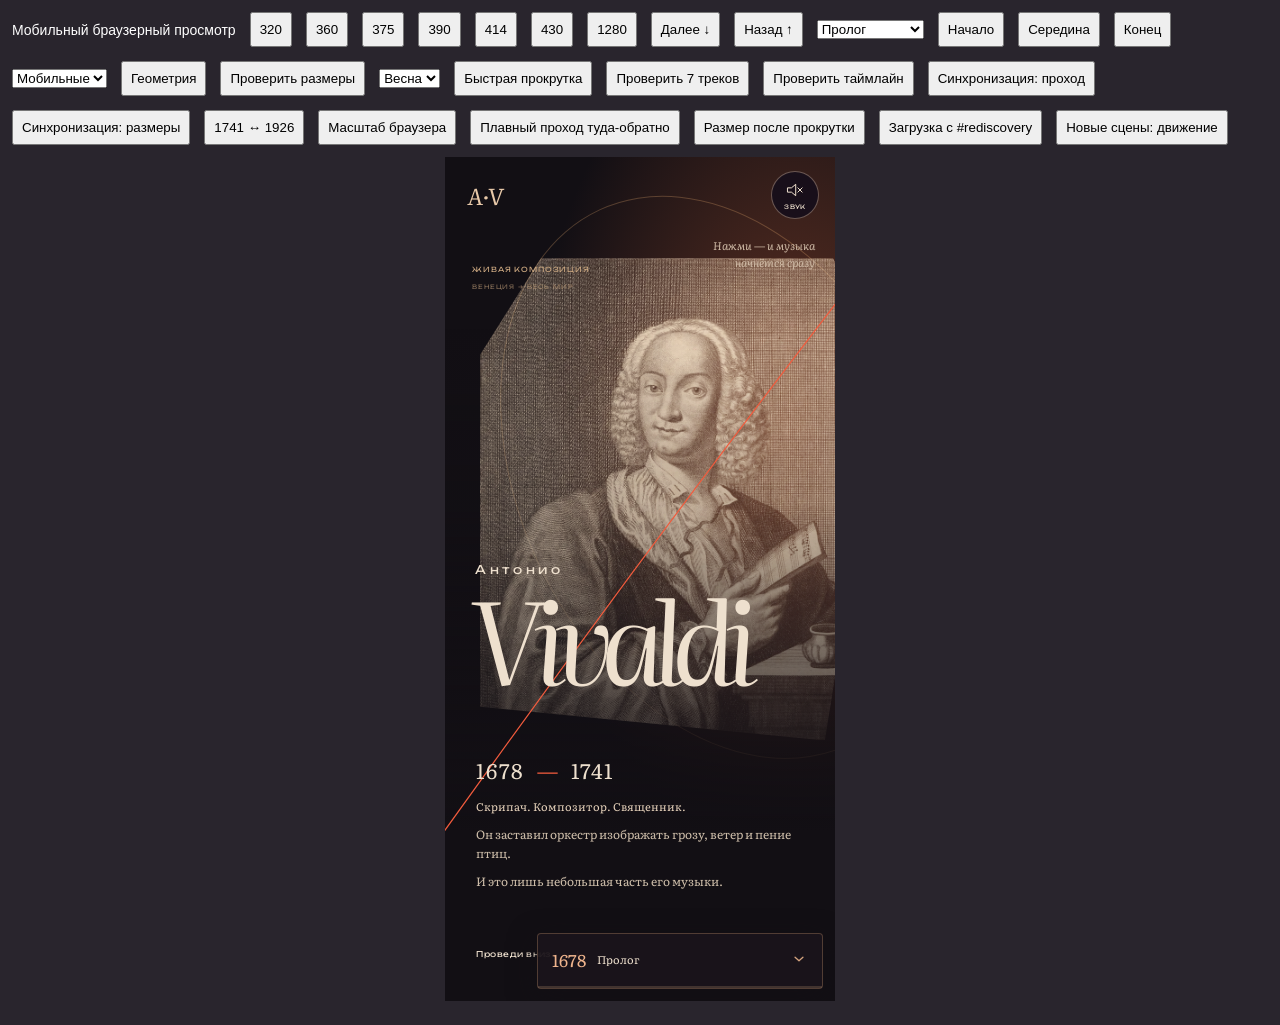
<file: qa/mobile-check.html>
<!doctype html><html><head><meta name="viewport" content="width=device-width,initial-scale=1"><title>Vivaldi mobile QA</title><style>body{margin:0;background:#29252d;color:white;font:14px Arial}header{padding:12px;display:flex;flex-wrap:wrap;gap:14px;align-items:center}button{padding:8px}iframe{display:block;margin:auto;border:0;background:#120f14;width:390px;height:844px}output{padding:12px;display:block}</style></head><body><header>Мобильный браузерный просмотр <button data-width="320">320</button><button data-width="360">360</button><button data-width="375">375</button><button data-width="390">390</button><button data-width="414">414</button><button data-width="430">430</button><button data-width="1280">1280</button><button id="down">Далее ↓</button><button id="up">Назад ↑</button><select id="scene"><option value="prologue">Пролог</option><option value="origins">Ранние годы</option><option value="venice">Венеция</option><option value="concert">Концерт</option><option value="career">Признание</option><option value="seasons">Сезоны</option><option value="legacy">Наследие</option><option value="return">Возвращение</option><option value="rediscovery">1926</option><option value="epilogue">Эпилог</option></select><button data-phase="0">Начало</button><button data-phase="0.5">Середина</button><button data-phase="1">Конец</button><select id="sizeGroup"><option value="mobile">Мобильные</option><option value="tablet">Планшеты</option><option value="desktop">Десктоп</option></select><button id="report">Геометрия</button></header><iframe id="phone" title="Мобильный сайт" src="../index.html?qa=1"></iframe><output></output><script src="mobile-check.js?v=14"></script></body></html>
</file>
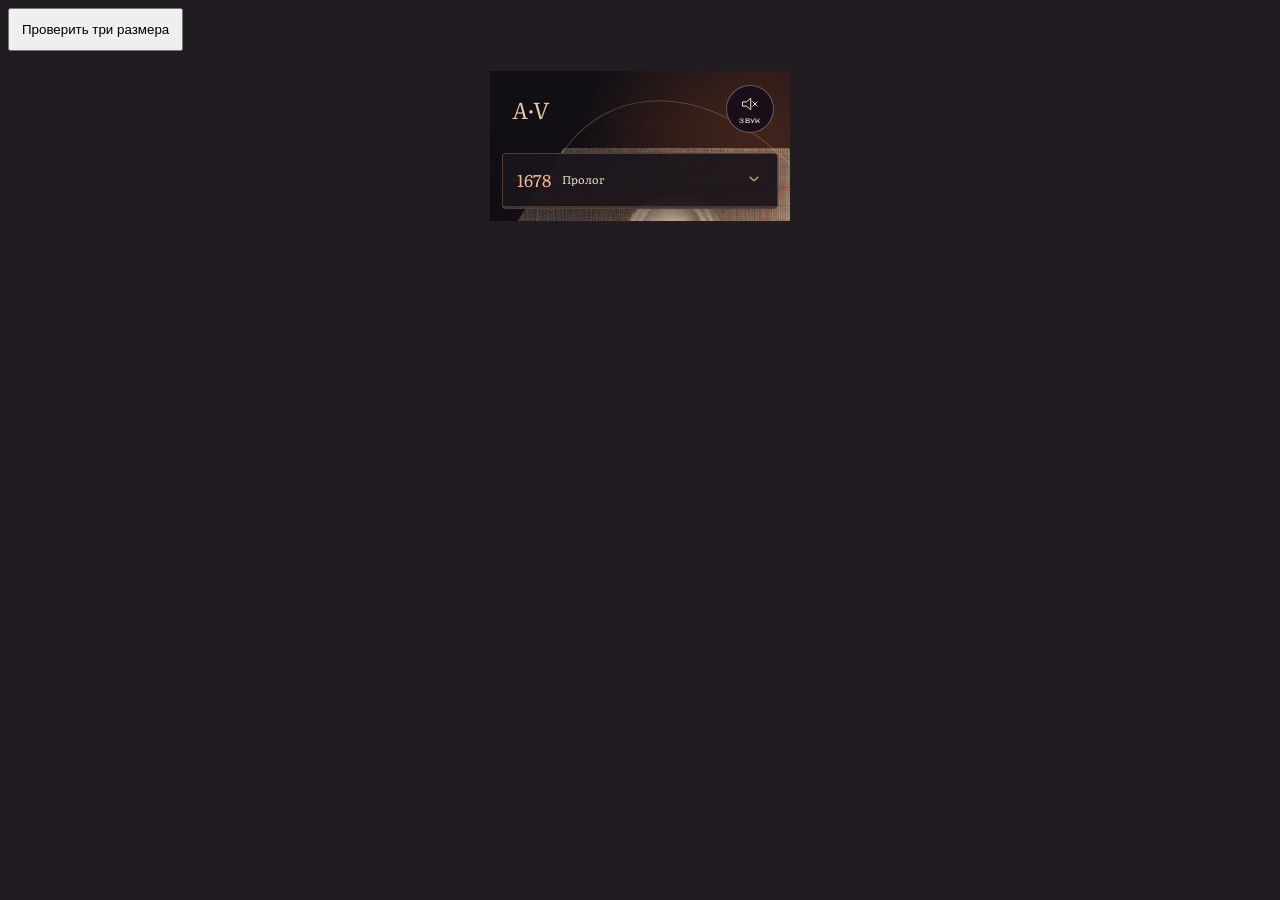
<file: qa/revision-check.html>
<!doctype html><html lang="ru"><meta charset="utf-8"><title>Vivaldi · проверка редакции</title><style>body{background:#211b22;color:#eee0ce;font:14px sans-serif}button{padding:12px}iframe{display:block;border:0;margin:20px auto;background:#120f14}pre{white-space:pre-wrap}</style><button id="run">Проверить три размера</button><pre id="result"></pre><iframe id="site" title="Проверяемый сайт" src="../index.html?qa=1"></iframe><script>
const f=document.querySelector('#site'),out=document.querySelector('#result');const frame=()=>new Promise(r=>f.contentWindow.requestAnimationFrame(()=>f.contentWindow.requestAnimationFrame(r)));
document.querySelector('#run').onclick=async()=>{const rows=[],failures=[];for(const [width,height] of (location.search.includes("focus")?[[820,1180],[1440,900]]:[[390,844],[820,1180],[1440,900]])){f.style.width=width+'px';f.style.height=height+'px';await new Promise(r=>setTimeout(r,200));const d=f.contentDocument,w=f.contentWindow;for(const e of (location.search.includes("focus")?[]:d.querySelectorAll('.episode'))){w.scrollTo({top:e.offsetTop+(e.offsetHeight-e.querySelector('.stage').offsetHeight)*.35,behavior:'instant'});await frame();const sr=e.querySelector('.stage').getBoundingClientRect(),bad=[];for(const el of e.querySelectorAll('.copy h2,.copy p,.scene-note,.credits')){if(w.getComputedStyle(el).visibility==='hidden')continue;const r=el.getBoundingClientRect();if(r.left<0||r.right>width+1||r.top<sr.top-1||r.bottom>sr.bottom+1)bad.push(el.tagName+'.'+el.className)}const r={size:width+'×'+height,scene:e.dataset.episode,active:d.documentElement.dataset.storyScene,event:d.documentElement.dataset.storyEvent,overflow:d.documentElement.scrollWidth-width,bad};rows.push(r);if(r.active!==r.scene||r.overflow>0||bad.length)failures.push(r)}
 const events=['birth','pieta','europe','seasons','last','archive'];for(const id of (location.search.includes("focus")?(width===820?["pieta","last","archive"]:["europe"]):events)){const target=d.querySelector((width<1024?'.mobile-history-list':'.history')+' button[data-event="'+id+'"]');if(width<1024)d.querySelector('.mobile-history-toggle').click();target.click();const scene={birth:"prologue",pieta:"venice",europe:"career",seasons:"year",last:"return",archive:"rediscovery"}[id];const goal=d.querySelector("#"+scene).offsetTop;for(let i=0;i<60&&Math.abs(w.scrollY-goal)>3;i++)await new Promise(r=>setTimeout(r,75));await frame();const r={size:width+'×'+height,click:id,active:d.documentElement.dataset.storyEvent,scene:d.documentElement.dataset.storyScene};rows.push(r);if(r.active!==id)failures.push(r)} }
out.textContent=JSON.stringify({checks:rows.length,failures,rows},null,2)};
</script></html>
</file>
<file: style.css>
:root{--ink:#120f14;--paper:#eee0ce;--red:#f15b3d;--gold:#c7a47e;--serif:'Literata',Georgia,serif;--sans:'Unbounded',Arial,sans-serif}
*{box-sizing:border-box}html{scroll-behavior:smooth}body{margin:0;color:var(--paper);background:var(--ink);font-family:var(--serif)}a{color:inherit;text-decoration:none}button,a{-webkit-tap-highlight-color:transparent}button:focus-visible,a:focus-visible{outline:2px solid #fff;outline-offset:6px}img{display:block;max-width:100%}em{font-weight:400}p{margin:0}h1,h2{font-weight:400;margin:0}button{font:inherit}.skip{position:fixed;top:-70px;left:20px;z-index:100;background:var(--ink);padding:15px}.skip:focus{top:10px}.monogram{position:fixed;z-index:30;left:max(22px,env(safe-area-inset-left));top:max(21px,env(safe-area-inset-top));font:italic 23px var(--serif);color:#e8c9a9;mix-blend-mode:normal}.sound{position:fixed;z-index:30;top:max(14px,env(safe-area-inset-top));right:max(16px,env(safe-area-inset-right));width:48px;height:48px;display:flex;flex-direction:column;align-items:center;justify-content:center;gap:3px;border:1px solid #e7c4a866;background:#160f1bea;color:var(--paper);border-radius:50%;cursor:pointer}.sound svg{width:20px;height:20px;fill:none;stroke:currentColor;stroke-width:1.4;stroke-linecap:round;stroke-linejoin:round}.sound span{font:6px var(--sans);letter-spacing:.07em}.wave{display:none}[aria-pressed=true] .wave{display:block}[aria-pressed=true] .mute{display:none}.sound-hint{position:absolute;right:20px;top:80px;z-index:25;font:italic 11px/1.5 var(--serif);text-align:right;color:#d1bda8;transition:opacity .2s}.sound-hint.hidden{opacity:0}.journey{position:fixed;left:0;top:0;bottom:0;width:2px;z-index:30}.journey i{display:block;width:100%;height:0;background:var(--red)}
/* Every stage owns its scenery. No global image can leak into a later episode. */
.episode{position:relative;--p:0;--turn:0;--arrival:0}.stage{position:sticky;top:0;min-height:700px;height:100svh;isolation:isolate;overflow:clip}.art{position:absolute;inset:0;z-index:-1;pointer-events:none;overflow:hidden}.episode-label{position:absolute;top:92px;left:7%;right:7%;font:8px/1.6 var(--sans);letter-spacing:.1em;color:var(--gold)}.copy{position:absolute;left:7%;right:7%}.copy h2{font:400 clamp(48px,13.8vw,80px)/.98 var(--serif);letter-spacing:-.065em}.copy h2 em{color:var(--red)}.copy p{font:14px/1.65 var(--serif);max-width:390px}.copy p+p{margin-top:15px}.scene-note{position:absolute;left:7%;right:7%;bottom:32px;font:6px/1.6 var(--sans);letter-spacing:.12em;color:var(--gold)}.string path,.dialogue path,.city-portal path,.season-ribbon path,.return-string path,.last-string path{fill:none;stroke:var(--red);stroke-width:1.2;vector-effect:non-scaling-stroke}
.prologue{height:110svh;min-height:770px}.hero-art{background:radial-gradient(ellipse at 90% 32%,#653323 0,transparent 53%),#120f14}.hero-halo{position:absolute;width:105%;height:70%;top:3%;left:19%;border:1px solid #f4b37544;border-radius:50%;transform:rotate(-25deg) scale(calc(1 + var(--p)*1.6));opacity:calc(1 - var(--p)*.7)}.hero-portrait{position:absolute;right:-13%;top:12%;width:104%;max-width:650px;mix-blend-mode:screen;filter:sepia(.3) brightness(.9);clip-path:polygon(15% 0,87% 0,100% 21%,85% 100%,0 93%,0 20%);transform:translate3d(calc(var(--p)*-35%),calc(var(--p)*-8%),0) rotate(calc(var(--p)*-12deg)) scale(calc(1 + var(--p)*.4))}.hero-slit{position:absolute;inset:0;background:linear-gradient(180deg,#120f1400 20%,#120f1422 42%,#120f14 80%)}.hero-string{position:absolute;inset:0;width:100%;height:100%;transform:rotate(calc(var(--p)*28deg))}.hero-eyebrow{position:absolute;left:7%;top:108px;display:grid;gap:9px;font:7px var(--sans);letter-spacing:.12em;color:var(--gold)}.hero-eyebrow span:last-child{font-size:6px;opacity:.6}.prologue h1{position:absolute;left:6%;right:6%;top:48%;transform:translate3d(calc(var(--p)*-8%),calc(var(--p)*-50px),0) rotate(calc(var(--p)*-5deg))}.prologue h1 span{display:block;font:12px var(--sans);letter-spacing:.28em;margin-left:7px}.prologue h1 em{display:block;font:italic clamp(96px,29vw,180px)/1.05 var(--serif);letter-spacing:-.105em}.hero-foot{position:absolute;left:8%;right:8%;bottom:13%;display:grid;gap:13px}.dates{font:21px var(--serif);letter-spacing:.06em}.dates i{color:var(--red);font-style:normal;margin:0 7px}.hero-foot>p:last-child{font:12px/1.65 var(--serif);color:#cdbda9}.scroll-cue{position:absolute;bottom:5%;left:8%;font:8px var(--sans);letter-spacing:.06em}.scroll-cue span{margin-left:22px;color:var(--red)}
.venice{height:145svh;min-height:1015px}.city-art{background:#102029}.city-image{width:100%;height:65%;object-fit:cover;object-position:55% 45%;filter:sepia(.35) saturate(.65) brightness(.84);transform:scale(calc(1.04 + var(--p)*.65)) translate3d(0,calc(var(--p)*-8%),0);clip-path:ellipse(calc(57% + var(--p)*38%) calc(62% - var(--p)*23%) at 50% 38%);opacity:calc(.9 - var(--p)*.45)}.city-reflection{position:absolute;inset:0;background:linear-gradient(180deg,transparent 21%,#10202977 37%,#102029 62%)}.city-portal{position:absolute;inset:0;width:100%;height:100%;transform:scale(calc(1 + var(--p)*1.4));transform-origin:50% 26%;opacity:calc(.6 - var(--p)*.35)}.city-portal .arch{stroke:#cbb17b;stroke-width:2}.city-portal .city-staves{stroke:#deaa79;stroke-width:.8;stroke-dasharray:600;stroke-dashoffset:calc(600 - var(--p)*900)}.city-date{position:absolute;right:7%;top:26%;font:italic 26vw/1 var(--serif);color:#dc6d4f55;transform:translateY(calc(var(--p)*-50px))}.city-copy{top:35%;}.city-copy h2{font-size:clamp(45px,13.1vw,78px);margin-bottom:22px;line-height:.95}.city-copy p{font-size:13px;line-height:1.6}.city-copy p+p{margin-top:11px}.city-copy p:first-of-type{max-width:260px}.city-copy p:nth-of-type(n+2){margin-left:13%;max-width:330px}.city-copy h2 em{color:#f47b55}.venice .scene-note{color:#b8c3b8}
.concert{height:120svh;min-height:840px}.concert-art{background:radial-gradient(ellipse at 70% 25%,#58312a,transparent 58%),#1c1318}.concert-orbit{position:absolute;inset:10% -40% 36%;border:1px solid #cc947c55;border-radius:50%;transform:rotate(calc(-38deg + var(--p)*95deg))}.solo-violin{position:absolute;width:42%;height:49%;object-fit:contain;left:12%;top:14%;filter:sepia(.1) brightness(1.1);mix-blend-mode:screen;transform:translate3d(calc(var(--p)*60%),calc(var(--p)*-9%),0) rotate(calc(-35deg + var(--p)*65deg))}.orchestra{position:absolute;right:1%;top:20%;width:48%;height:31%;display:flex;gap:7px;align-items:center;transform:rotate(-16deg) translateY(calc(var(--p)*28px))}.orchestra i{width:20%;height:90%;background:url('assets/violin-cutout.webp') center/contain no-repeat;filter:sepia(.8) brightness(.65);opacity:.65;transform:translateY(calc(var(--turn)*-50px))}.orchestra i:nth-child(2n){transform:translateY(calc(var(--turn)*30px))}.orchestra i:nth-child(3){height:120%}.dialogue{position:absolute;width:100%;height:100%;inset:0}.dialogue .solo-line{stroke:#f26a42;stroke-width:2;stroke-dasharray:800;stroke-dashoffset:calc(800 - var(--p)*1800)}.dialogue .tutti-line{stroke:#d2bc96;stroke-dasharray:800;stroke-dashoffset:calc(1000 - var(--p)*1600)}.dialogue .echo{opacity:.4}.musical-roles{position:absolute;left:7%;right:9%;top:19%;display:flex;justify-content:space-between;font:italic 18px var(--serif);color:#d2ad86}.musical-roles span:last-child{transform:translateY(110px)}.concert-copy{top:53%}.concert-copy h2{margin-bottom:21px}.concert-copy p{max-width:340px}.concert-copy p:last-child{color:#d4c3b3;font-size:13px}
/* One sticky stage, four mutually exclusive panels. Its height belongs to its episode. */
.seasons{height:270svh;min-height:1890px}.seasons .stage{--season-ink:#dbe7be;--season-accent:#c9e69a;--season-bg:#18332b;background:var(--season-bg);transition:background .7s}.seasons-art{background:radial-gradient(ellipse at 60% 28%,#c4c58522,transparent 54%)}.season-glow{position:absolute;left:0;top:10%;width:100%;height:42%;background:radial-gradient(ellipse,var(--season-accent),transparent 65%);opacity:.25;transform:scale(calc(1 + var(--local)*.3))}.season-disc{position:absolute;width:91vw;height:91vw;max-width:570px;max-height:570px;left:calc(50% - min(45.5vw,285px));top:18%;border-radius:50%;border:1px solid var(--season-accent);overflow:hidden;transform:rotate(calc(var(--p)*220deg)) scale(calc(.88 + var(--local)*.14));transition:border-color .7s}.season-disc img{width:100%;height:100%;object-fit:cover;filter:sepia(1) brightness(.42) contrast(1.3);opacity:.33;mix-blend-mode:screen}.disc-core{position:absolute;inset:17%;border:1px solid var(--season-accent);border-radius:50%;box-shadow:0 0 50px #d3e2b222;transform:scale(calc(.8 + var(--local)*.3))}.season-ribbon{position:absolute;width:100%;height:100%;inset:0;transform:rotate(calc(var(--p)*60deg))}.season-ribbon path{stroke:var(--season-accent);stroke-width:1.5;stroke-dasharray:1500;stroke-dashoffset:calc(1400 - var(--p)*1800);transition:stroke .7s}.weather{position:absolute;inset:0;width:100%;height:100%;opacity:.75}.season-count{position:absolute;top:143px;right:7%;font:8px var(--sans);color:var(--season-accent)}.season-count span{font-size:20px}.season-panels{position:absolute;inset:0;pointer-events:none}.season-panel{position:absolute;left:7%;right:7%;top:29%;visibility:hidden;opacity:0;pointer-events:none}.season-panel.is-active{visibility:visible;opacity:1}.season-name{display:block;font:8px var(--sans);letter-spacing:.12em;color:var(--season-accent);margin-bottom:15px}.season-panel h2{font:400 clamp(72px,22vw,140px)/.96 var(--serif);letter-spacing:-.07em;color:#f2ebdb;transform:translateX(calc(var(--local)*-10px))}.season-poem{font:28px/1.15 var(--serif);margin:34px 0 0 9%;letter-spacing:-.04em;max-width:85%}.season-poem em{color:var(--season-accent)}.season-copy{margin:24px 0 0 18%;max-width:315px;font:14px/1.6 var(--serif);color:#f0e5d2}.movement{display:block;margin:24px 0 0 18%;font:7px var(--sans);letter-spacing:.1em;color:var(--season-accent)}.season-progress{position:absolute;bottom:7%;left:7%;right:7%;display:flex;gap:8px}.season-progress i{height:2px;flex:1;background:#e7d7bf33}.season-progress i.is-filled{background:var(--season-accent)}.ice-shards{position:absolute;inset:0;opacity:0;transition:opacity .6s;transform:rotate(calc(var(--local)*8deg))}.ice-shards i{position:absolute;top:15%;right:0;width:40%;height:40%;border-left:1px solid #d8f3ff66;transform:rotate(27deg);background:linear-gradient(110deg,#d8f3ff12,transparent)}.ice-shards i:nth-child(2){right:30%;top:25%;transform:rotate(-25deg)}.ice-shards i:nth-child(3){right:60%;top:5%;transform:rotate(55deg)}[data-season=summer].stage{--season-bg:#48211f;--season-accent:#ffb36b}[data-season=summer] .season-disc{border-radius:36% 64% 58% 42%;transform:rotate(calc(var(--p)*240deg)) scale(calc(.9 + var(--local)*.2))}[data-season=autumn].stage{--season-bg:#34231b;--season-accent:#e8b76a}[data-season=autumn] .season-disc{border-radius:30% 70% 24% 76%;transform:rotate(calc(var(--p)*270deg))}[data-season=winter].stage{--season-bg:#172c3c;--season-accent:#b7e4f4}[data-season=winter] .season-disc{border-radius:0;clip-path:polygon(50% 0,100% 30%,80% 100%,10% 80%,0 20%)}[data-season=winter] .ice-shards{opacity:1}
.return{height:105svh;min-height:735px}.archive-art{background:#120f14}.archive-light{position:absolute;inset:0;background:radial-gradient(ellipse at 50% 31%,#bd8e55aa,transparent 63%);opacity:var(--arrival)}.manuscript-pieces{position:absolute;top:16%;left:15%;width:70%;height:38%;transform:rotate(calc(-12deg + var(--p)*16deg))}.manuscript-pieces i{position:absolute;top:0;bottom:0;width:20.1%;background-image:url('assets/score.webp');background-size:500% 100%;filter:sepia(.5) brightness(calc(.5 + var(--arrival)*.48));opacity:calc(.25 + var(--arrival)*.55);transform:translate3d(calc(var(--dx)*var(--scatter)*1px),calc(var(--dy)*var(--scatter)*1px),0) rotate(calc(var(--rot)*var(--scatter)*1deg))}.manuscript-pieces i:nth-child(1){left:0;background-position:0 0;--dx:-70;--dy:60;--rot:-22}.manuscript-pieces i:nth-child(2){left:20%;background-position:25% 0;--dx:0;--dy:-65;--rot:9}.manuscript-pieces i:nth-child(3){left:40%;background-position:50% 0;--dx:10;--dy:15;--rot:-7}.manuscript-pieces i:nth-child(4){left:60%;background-position:75% 0;--dx:30;--dy:70;--rot:19}.manuscript-pieces i:nth-child(5){left:80%;background-position:100% 0;--dx:70;--dy:-35;--rot:-9}.return-string{position:absolute;inset:0;width:100%;height:100%;opacity:var(--arrival)}.return-string path{stroke:#e5b680;stroke-dasharray:600;stroke-dashoffset:calc(600 - var(--arrival)*600)}.archive-year{position:absolute;right:7%;top:24%;font:italic 18vw var(--serif);letter-spacing:-.08em;color:#d9be9a;opacity:calc(.7 - var(--arrival)*.4)}.return-copy{top:54%;bottom:12%}.return-copy h2{font-size:clamp(42px,12vw,74px);margin-bottom:23px}.return-copy h2 em{color:#bca58c}.return-copy p{font-size:13px;line-height:1.65}.return-copy p+p{color:#bdae9d}.rediscovery{height:105svh;min-height:735px}.rediscovery .return-copy h2 em{color:#f0c89a}.return-note{font-size:6px;letter-spacing:.03em}
.epilogue{height:105svh;min-height:735px}.epilogue-art{background:radial-gradient(ellipse at 50% 30%,#492c2a,transparent 62%),#120f14}.portrait-medallion{position:absolute;top:15%;left:22%;width:56%;aspect-ratio:1;border:1px solid #c69e7566;border-radius:50%;overflow:hidden;transform:scale(calc(1 - var(--p)*.16))}.portrait-medallion img{width:100%;height:100%;object-fit:cover;object-position:50% 25%;mix-blend-mode:screen;filter:sepia(.5) brightness(.75)}.last-string{position:absolute;inset:0;width:100%;height:100%}.last-string path{stroke:#e6a57d;stroke-dasharray:600;stroke-dashoffset:calc(300 - var(--p)*300)}.epilogue-copy{top:52%}.epilogue-copy h2{margin-bottom:23px}.epilogue-copy h2 em{color:#e2bf91}.epilogue-copy p{color:#bdac9b}.restart{display:inline-block;margin-top:30px;font:9px var(--sans);padding:12px 0;color:#e8c9a9}.credits{position:absolute;bottom:25px;left:7%;right:7%;display:flex;justify-content:space-between;gap:20px;font:6px/1.6 var(--sans);color:#a18a76}.credits a{max-width:45%;text-align:right}.status{position:fixed;left:-10000px}.no-js{padding:40px;background:#120f14}
@media(min-width:701px){.episode-label{top:11%;font-size:9px}.monogram{left:4%;top:24px}.sound{right:3%;width:56px;height:56px}.stage{min-height:700px}.copy{left:9%;right:9%}.copy p{font-size:17px;line-height:1.7}.copy h2{font-size:clamp(70px,8vw,145px)}.hero-portrait{width:58%;right:2%;top:3%}.hero-halo{left:42%;width:64%;height:90%}.hero-slit{background:linear-gradient(90deg,#120f14 4%,transparent 90%),linear-gradient(0deg,#120f14 0%,transparent 50%)}.hero-eyebrow{left:9%;top:21%;font-size:9px}.prologue h1{left:8%;top:33%;right:10%;}.prologue h1 em{font-size:clamp(180px,24vw,360px);line-height:1.1}.prologue h1 span{font-size:17px;margin-left:3%}.hero-foot{left:10%;bottom:12%;display:flex;gap:70px;align-items:center}.dates{font-size:30px}.hero-foot>p:last-child{font-size:15px}.scroll-cue{left:auto;right:9%;bottom:12%}.city-image{height:100%;width:80%;margin-left:20%;clip-path:ellipse(calc(49% + var(--p)*20%) calc(58% - var(--p)*18%) at 60% 45%)}.city-reflection{background:linear-gradient(90deg,#102029 10%,#102029b0 42%,transparent 85%),linear-gradient(0deg,#102029 0,transparent 45%)}.city-portal{left:35%;width:65%}.city-date{top:25%;font-size:20vw}.city-copy{top:23%;max-width:54%}.city-copy h2{font-size:7.5vw;line-height:.94;margin-bottom:30px}.city-copy p{font-size:15px;max-width:470px!important}.city-copy p:nth-of-type(n+2){margin-left:15%}.solo-violin{left:45%;width:28%;top:10%;height:65%}.orchestra{right:-7%;width:42%;height:55%;top:23%;gap:15px}.musical-roles{left:48%;top:16%;font-size:25px}.musical-roles span:last-child{transform:translateY(140px)}.concert-copy{top:29%;max-width:42%}.concert-copy h2{margin-bottom:35px}.concert-copy p:last-child{font-size:16px}.dialogue{left:38%;width:62%}.concert-orbit{left:35%;right:-25%;bottom:5%}.season-disc{width:52vw;height:52vw;max-width:800px;max-height:800px;left:45%;top:8%}.season-glow{left:30%;width:70%;height:90%;top:0}.season-panel{left:10%;right:10%;top:27%}.season-name{font-size:10px}.season-panel h2{font-size:clamp(100px,13vw,210px)}.season-poem{margin-left:6%;margin-top:40px;font-size:40px}.season-copy{margin-left:42%;font-size:18px;margin-top:-90px;max-width:380px}.movement{margin-left:42%;margin-top:30px;font-size:9px}.season-progress{left:10%;right:10%}.season-count{top:20%;right:10%}.manuscript-pieces{left:49%;width:39%;top:19%;height:60%}.archive-year{right:15%;top:30%;font-size:12vw}.return-copy{top:29%;max-width:47%;bottom:10%}.return-copy h2{font-size:6.4vw}.return-copy p{max-width:450px;font-size:16px}.return-note{font-size:8px}.archive-light{background:radial-gradient(ellipse at 70% 44%,#bd8e55aa,transparent 64%)}.portrait-medallion{left:55%;width:30%;top:19%}.epilogue-copy{top:29%;max-width:50%}.epilogue-copy h2{font-size:8vw}.credits{font-size:8px}.last-string{transform:rotate(-15deg)}}
@media(max-width:360px){.episode-label{font-size:6px;top:83px}.hero-eyebrow{top:105px;font-size:6px}.prologue h1 em{font-size:29vw}.copy h2{font-size:13.5vw}.city-copy{top:32%}.city-copy h2{font-size:13vw;margin-bottom:17px}.city-copy p{font-size:12px;line-height:1.57}.city-copy p+p{margin-top:10px}.concert-copy h2{font-size:15vw}.concert-copy p{font-size:13px}.concert-copy p:last-child{font-size:12px}.season-name{font-size:7px}.season-panel h2{font-size:22vw}.season-poem{font-size:25px;margin-top:28px}.season-copy{font-size:13px;margin-left:10%;margin-top:22px}.movement{margin-left:10%}.return-copy h2{font-size:12vw;margin-bottom:18px}.return-copy p{font-size:12px}.return-note{font-size:5px}.epilogue-copy h2{font-size:15vw}.credits{font-size:5px}}
@media(max-height:730px) and (max-width:700px){.stage{min-height:640px}.episode{min-height:0}.prologue{height:max(110svh,704px)}.venice{height:max(145svh,928px)}.concert{height:max(120svh,768px)}.seasons{height:max(270svh,1728px)}.return{height:max(105svh,672px)}.epilogue{height:max(105svh,672px)}.hero-foot{bottom:11%}.city-copy{top:31%}.concert-copy{top:50%}.return-copy{top:49%}.season-panel{top:27%}.season-poem{margin-top:25px}.season-copy{margin-top:20px}.scene-note{bottom:22px}.epilogue-copy{top:49%}}
@media(prefers-reduced-motion:reduce){html{scroll-behavior:auto}*,*:before,*:after{transition:none!important;animation:none!important}.hero-portrait,.city-image,.city-portal,.solo-violin,.orchestra,.season-disc,.manuscript-pieces,.portrait-medallion{transform:none!important}.weather{display:none}.city-staves{stroke-dashoffset:0!important}}
/* No-script keeps all content in the document; enhanced mode only changes one scene at a time. */
html:not(.enhanced) .seasons{height:auto;min-height:0}html:not(.enhanced) .seasons .stage{height:auto;position:relative;padding:150px 0 60px}html:not(.enhanced) .season-panels{position:relative}html:not(.enhanced) .season-panel{position:relative;top:auto;inset-inline:auto;margin:0 7% 80px;visibility:visible;opacity:1}
/* Seasonal motion occupies the upper register; the reading register stays clear. */
@media(max-width:700px){.season-disc{width:76vw;height:76vw;left:12%;top:14%}.season-ribbon{mask-image:linear-gradient(#000 0 27%,transparent 44%)}.ice-shards{mask-image:linear-gradient(#000 0 28%,transparent 47%)}.season-panel{top:38%}.season-disc{mask-image:linear-gradient(#000 0 65%,transparent 100%)}.weather{mask-image:linear-gradient(#000 0 24%,transparent 45%,transparent 88%,#000 100%)}}
@media(max-height:730px) and (max-width:700px){.season-panel{top:31%}.season-disc{top:11%;width:67vw;height:67vw;left:16.5%}.season-ribbon{mask-image:linear-gradient(#000 0 19%,transparent 35%)}.ice-shards{mask-image:linear-gradient(#000 0 20%,transparent 38%)}}

/* The seasonal world loses light before the archive enters; their edge shares one ink. */
.seasons .stage{background:color-mix(in srgb,var(--season-bg),var(--ink) calc(var(--exit,0)*100%))}
.seasons-art{opacity:calc(1 - var(--exit,0)*.65)}
.city-art{background:linear-gradient(180deg,#120f14,#102029 23%,#102029 65%,#120f14)}
.city-reflection{background:linear-gradient(180deg,transparent 21%,#10202977 37%,#102029 62%,#120f14)}
.concert-art{background:radial-gradient(ellipse at 70% 25%,#58312a,transparent 58%),linear-gradient(#120f14,#1c1318 35%,#1c1318 70%,#120f14)}
.solo-violin{mix-blend-mode:normal}.orchestra i{filter:sepia(.8) brightness(.8)}
@media(min-width:701px){.city-reflection{background:linear-gradient(90deg,#102029 10%,#102029b0 42%,transparent 85%),linear-gradient(180deg,#120f14,transparent 20%,transparent 60%,#120f14)}}
@media(prefers-reduced-motion:reduce){.art *,.prologue h1,.season-panel h2{transform:none!important}.art svg path{stroke-dashoffset:0!important}}
@media(max-width:700px){.solo-violin{height:35%}.orchestra{top:19%;height:24%}.concert-orbit{bottom:53%}.dialogue{mask-image:linear-gradient(#000 0 36%,transparent 49%)}}
/* Music and scene reading registers. */
.hero-foot>div{max-width:360px}.hero-foot>div p{font:12px/1.6 var(--serif);color:#cdbda9}.hero-foot>div p+p{margin-top:9px}.hero-foot .hero-role{color:#e8d4bc;font-size:11px}
.city-copy{bottom:14%}.city-beat{position:absolute;inset:0}.city-copy h2{font-size:clamp(39px,11.7vw,66px)}.city-copy p:nth-of-type(n+2){margin-left:5%}.city-copy p:first-of-type{max-width:100%}.pieta{opacity:0;visibility:hidden}.venice.is-pieta .priest{opacity:0;visibility:hidden}.venice.is-pieta .pieta{opacity:1;visibility:visible}.pieta h2{font-size:clamp(34px,10.4vw,60px)}.pieta-gallery{inset:14% 1% auto;height:32%;opacity:var(--pieta,0);transition:opacity .25s;z-index:-1;transform:translateY(calc((1 - var(--pieta,0))*14px))}.pieta-gallery svg{width:100%;height:100%;opacity:.65}.pieta-grille{position:absolute;inset:0;background:repeating-linear-gradient(90deg,transparent 0 16px,#151e23 17px 20px);opacity:.65}.venice.is-pieta .city-image{opacity:.13}.venice.is-pieta .city-date{opacity:0}.venice.is-pieta .city-portal{opacity:.15}
.concert-copy h2{font-size:clamp(45px,12.9vw,78px)}.concert-copy p{font-size:13px;line-height:1.6}.concert-copy p+p{margin-top:11px}.concert-copy p:last-child{font-size:12px}
.cycle-intro{position:absolute;left:7%;right:22%;top:16%;max-width:300px;font:11px/1.5 var(--serif);color:#d5d8b9;visibility:hidden}.stage[data-season=spring] .cycle-intro{visibility:visible}.season-poem{font-size:27px}
.return-copy h2{font-size:clamp(35px,10.1vw,64px);line-height:1.06;letter-spacing:-.055em}.gloria-caption{display:block;margin-top:18px;font:7px var(--sans);color:#e4c99b}.gloria-light{opacity:var(--gloria,0);transition:opacity .3s;pointer-events:none}.gloria-light i{position:absolute;top:-10%;left:12%;width:12%;height:60%;background:linear-gradient(180deg,#efd3a844,transparent);transform-origin:50% 0;transform:rotate(calc(-25deg + var(--gloria,0)*15deg));border-radius:50%;filter:blur(6px)}.gloria-light i:nth-child(2){left:25%;transform:rotate(-8deg)}.gloria-light i:nth-child(3){left:38%;transform:rotate(0)}.gloria-light i:nth-child(4){left:51%;transform:rotate(8deg)}.gloria-light i:nth-child(5){left:64%;transform:rotate(16deg)}.gloria-light i:nth-child(6){left:77%;transform:rotate(24deg)}.gloria-light span{position:absolute;top:27%;left:7%;right:7%;font:italic 21vw/1 var(--serif);letter-spacing:-.08em;color:#f0d1a5;transform:scale(calc(.8 + var(--gloria,0)*.2))}
.epilogue-copy h2{font-size:clamp(32px,10.6vw,62px);line-height:1.08;letter-spacing:-.055em}
.now-playing{position:fixed;z-index:29;right:76px;top:max(29px,calc(env(safe-area-inset-top) + 15px));max-width:47vw;font:7px/1.4 var(--sans);color:#e0c7a9;opacity:0;pointer-events:none;text-align:right;background:#160f1bd9;padding:5px 7px;border-radius:3px;transition:opacity .3s}.sound[aria-pressed=true]~.now-playing{opacity:1}
@media(max-width:360px){.hero-foot{bottom:12%}.hero-foot>div p{font-size:11px}.hero-foot>div p+p{margin-top:6px}.hero-foot .hero-role{font-size:10px}.city-copy h2{font-size:11.8vw}.pieta h2{font-size:10.5vw}.concert-copy h2{font-size:13.5vw}.concert-copy p{font-size:12px}.concert-copy p:last-child{font-size:11px}.season-poem{font-size:23px}.return-copy h2{font-size:10vw}.return-copy p{font-size:12px}.epilogue-copy h2{font-size:10.2vw}.cycle-intro{font-size:10px;top:16%}.now-playing{font-size:6px;right:70px;max-width:49vw}}
@media(min-width:701px){.hero-foot>div{max-width:420px}.hero-foot>div p{font-size:15px}.hero-foot .hero-role{font-size:13px}.hero-foot{gap:55px}.city-copy h2{font-size:6.4vw}.pieta h2{font-size:5.8vw}.city-copy{top:26%;max-width:51%}.city-copy p{font-size:16px}.pieta-gallery{left:46%;right:1%;top:20%;height:58%}.pieta-gallery svg{opacity:.8}.pieta-grille{opacity:.4}.concert-copy h2{font-size:6.7vw}.concert-copy p{font-size:17px}.concert-copy p:last-child{font-size:16px}.cycle-intro{left:10%;top:17%;max-width:550px;font-size:15px}.season-poem{font-size:40px}.return-copy h2{font-size:5.2vw}.return-copy p{font-size:16px}.gloria-light span{top:36%;left:51%;font-size:11vw}.gloria-light i{height:90%;left:45%}.gloria-light i:nth-child(2){left:53%}.gloria-light i:nth-child(3){left:61%}.gloria-light i:nth-child(4){left:69%}.gloria-light i:nth-child(5){left:77%}.gloria-light i:nth-child(6){left:85%}.epilogue-copy h2{font-size:5.4vw}.now-playing{right:calc(3% + 70px);top:35px;font-size:8px;max-width:40vw}}
@media(prefers-reduced-motion:reduce){.pieta-gallery,.gloria-light *{transform:none!important}.gloria-light i{filter:none;opacity:.5}}
html:not(.enhanced) .city-beat{position:relative;opacity:1;visibility:visible;margin-bottom:28px}html:not(.enhanced) .venice{height:auto;min-height:1400px}html:not(.enhanced) .venice .stage{position:relative;height:1400px}
@media(max-width:700px){.pieta-gallery{top:15%;height:18%}}
@media(max-height:730px) and (max-width:700px){.pieta-gallery{top:13%;height:16%}}
/* Keep the choral beams in the image register, above the reading area. */
.gloria-light i{mask-image:linear-gradient(#000 0 58%,transparent 90%)}
.gloria-light{opacity:calc(var(--gloria,0)*(.86 + var(--audio,0)*.14))}.pieta-gallery svg{opacity:calc(.58 + var(--audio,0)*.12)}

/* The breadth of the work precedes the archive; the total scroll remains 1115svh. */
.legacy{height:105svh;min-height:735px;--gloria:1}.legacy-art{background:radial-gradient(ellipse at 65% 23%,#704b3344,transparent 55%),var(--ink)}
.score-fan{position:absolute;left:17%;top:17%;width:64%;height:24%;transform:rotate(calc(-8deg + var(--p)*16deg))}.score-fan i{position:absolute;inset:0;background:url('assets/score.webp') center/cover;filter:sepia(.7) brightness(.6);opacity:.42;clip-path:polygon(4% 0,100% 7%,94% 100%,0 90%);transform-origin:50% 120%}.score-fan i:first-child{transform:rotate(calc(-27deg - var(--p)*12deg))}.score-fan i:last-child{transform:rotate(calc(27deg + var(--p)*12deg))}.legacy-violin{position:absolute;top:15%;left:39%;height:29%;width:23%;object-fit:contain;transform:rotate(calc(29deg - var(--p)*35deg));filter:brightness(.9)}
.legacy-string{position:absolute;inset:0;width:100%;height:100%;mask-image:linear-gradient(#000 0 30%,transparent 44%)}.legacy-string path{fill:none;stroke:#e5b680;stroke-width:.7;vector-effect:non-scaling-stroke;stroke-dasharray:700;stroke-dashoffset:calc(600 - var(--p)*600)}
.legacy .gloria-light span{top:28%;opacity:.55;font-size:18vw}.legacy-copy{top:47%}.legacy-copy h2{font-size:clamp(32px,9.3vw,58px);line-height:1.08;margin-bottom:22px;letter-spacing:-.055em}.legacy-copy h2 em{color:#e6b77e}.legacy-copy p{font-size:13px;line-height:1.65}.legacy-copy p+p{color:#c7b7a7;margin-top:14px}.legacy .gloria-light i{height:44%}
.epilogue-copy h2 span{display:block;font:italic 16px/1.4 var(--serif);letter-spacing:0;margin-bottom:19px;color:#c9b6a4}.epilogue-copy h2 em{display:block;font-size:clamp(50px,16vw,90px);line-height:1.02}.epilogue-copy p{font-size:12px}.epilogue-copy .restart{margin-top:22px;min-height:44px}
/* Navigation follows the same string as the scenes, without a constant motion loop. */
.history{display:none}.chapter-indicator{position:fixed;z-index:28;right:max(7%,env(safe-area-inset-right));bottom:max(12px,env(safe-area-inset-bottom));display:flex;align-items:center;gap:9px;padding:8px 10px;background:#120f14e8;border-radius:20px;pointer-events:none;font:7px/1.4 var(--sans);color:#c9b6a4}.chapter-indicator span{color:#ef9d7d}.chapter-indicator b{font-weight:400}
.credits{bottom:65px}.scene-note{bottom:62px}.season-progress{bottom:62px}
@media(max-width:360px){.legacy-copy{top:44%}.legacy-copy h2{font-size:9.3vw;margin-bottom:17px}.legacy-copy p{font-size:12px;line-height:1.6}.legacy-copy p+p{margin-top:11px}.chapter-indicator{font-size:6px}.epilogue-copy h2 em{font-size:16vw}.epilogue-copy h2 span{font-size:14px}.epilogue-copy p{font-size:10px}.scene-note{font-size:5px}}
@media(max-height:730px) and (max-width:700px){.legacy{height:max(105svh,672px);min-height:0}.legacy-copy{top:43%}.legacy .gloria-light span{top:25%}.score-fan{top:14%;height:20%}.legacy-violin{top:12%;height:26%}.scene-note{bottom:60px}}
@media(min-width:701px){.legacy-copy{top:27%;max-width:46%}.legacy-copy h2{font-size:4.7vw}.legacy-copy p{font-size:16px;max-width:440px}.score-fan{left:53%;top:25%;width:34%;height:45%}.legacy-violin{left:63%;top:21%;width:16%;height:52%}.legacy .gloria-light span{left:51%;top:43%;font-size:11vw}.legacy .gloria-light i{height:85%}.legacy-string{mask-image:linear-gradient(90deg,transparent 40%,#000 60%)}.epilogue-copy h2 em{font-size:7vw}.epilogue-copy h2 span{font-size:21px}.epilogue-copy p{font-size:15px}}
@media(min-width:1024px){
 .chapter-indicator{display:none}.history{display:block;position:fixed;z-index:28;left:9%;right:9%;bottom:max(6px,env(safe-area-inset-bottom));height:90px;color:#c6ab8f;isolation:isolate}.history:before{content:'';position:absolute;inset:-20px -11vw -10px;background:linear-gradient(180deg,transparent 0%,#120f14d9 39%,#120f14f2 100%);z-index:-1;pointer-events:none;box-shadow:inset 0 1px #d1a27b17}.history-string{position:absolute;inset:0;width:100%;height:100%;overflow:visible;pointer-events:none}.history-string path{fill:none;stroke:#bd967844;stroke-width:1;vector-effect:non-scaling-stroke}.history-string .history-drawn{stroke:#ed9874;stroke-width:1.4}.history button{position:absolute;left:var(--x);bottom:var(--lift);transform:translateX(-50%);min-width:66px;height:48px;padding:10px 6px;border:0;background:transparent;color:inherit;cursor:pointer;font:12px var(--sans)}.history button:before{content:'';position:absolute;left:50%;top:0;width:1px;height:9px;background:currentColor;transform:rotate(25deg)}.history button[aria-current=step]{color:#f4dbc2}.history button[aria-current=step] span{font-size:17px}.history button[aria-current=step]:before{height:15px;background:var(--red)}.history button small{position:absolute;bottom:calc(100% + 7px);left:50%;width:220px;transform:translateX(-50%) translateY(5px);padding:10px 12px;color:#f4dbc2;background:#20171ff5;border:1px solid #a7775555;border-radius:3px;font:12px/1.5 var(--serif);opacity:0;visibility:hidden;pointer-events:none;transition:opacity .15s,transform .15s}.history button:hover small,.history button:focus-visible small{opacity:1;visibility:visible;transform:translateX(-50%) translateY(0)}.history button:last-child small{left:auto;right:-15px;transform:translateY(5px)}.history button:last-child:hover small,.history button:last-child:focus-visible small{transform:translateY(0)}.history-chapter{position:absolute;left:0;top:-5px;font:italic 12px var(--serif);color:#c7a988;pointer-events:none}.history.is-thematic .history-chapter{color:#f0c89a}.scene-note{bottom:113px}.credits{bottom:108px}.season-progress{bottom:112px}.scroll-cue{bottom:120px}.hero-foot{bottom:14%}.return-copy{bottom:17%}
}
@media(prefers-reduced-motion:reduce){.score-fan,.score-fan i,.legacy-violin{transform:none!important}.history-drawn{transition:none!important}}

/* Each historical date owns its scene. Assembly occurs during entry, without extra pinned travel. */
.return .archive-light{opacity:.08}.return .manuscript-pieces{opacity:.65}.return .return-string{opacity:.12}
.rediscovery .archive-year{opacity:calc(.65 - var(--arrival,0)*.3)}
@media(max-height:730px) and (max-width:700px){.rediscovery{height:max(105svh,672px);min-height:0}}
@media(min-width:1024px){
 .history-string{height:42px;top:0;bottom:auto}.history button{bottom:0;height:44px;display:flex;align-items:center;justify-content:center}.history button span{position:relative;line-height:1.3;white-space:nowrap}.history button:before{top:-3px;height:6px}.history button[aria-current=step]:before{height:9px}.history button small{bottom:calc(100% + 14px)}.history button:first-of-type small{left:-24px;transform:translateY(5px)}.history button:first-of-type:hover small,.history button:first-of-type:focus-visible small{transform:translateY(0)}.history-chapter{top:-13px}.scene-note{bottom:132px}.credits{bottom:128px}.season-progress{bottom:126px}
}

@media(max-width:700px){.return .manuscript-pieces,.rediscovery .manuscript-pieces{top:14%;height:29%}}

.wide-break{display:none}
@media(min-width:701px){.wide-break{display:initial}.return-string{mask-image:linear-gradient(90deg,transparent 0 44%,#000 54%)}}
@media(min-width:701px){.prologue h1 em{font-size:clamp(150px,min(24vw,32svh),360px)}}
@media(max-width:700px){.return-string{mask-image:linear-gradient(#000 0 36%,transparent 46%)}}

/* Two editorial additions share the established light, paper and instrumental vocabulary. */
.origins{height:105svh;min-height:735px}.career{height:110svh;min-height:770px}
.lesson-art{background:radial-gradient(ellipse at 65% 22%,#6d3e3144,transparent 58%),var(--ink)}.lesson-city{position:absolute;inset:7% 0 auto;width:100%;height:39%;object-fit:cover;opacity:.25;filter:sepia(.4);mask-image:radial-gradient(ellipse at 50% 20%,#000,transparent 70%)}
.lesson-instruments{position:absolute;left:8%;right:8%;top:15%;height:27%;perspective:650px}.lesson-instruments img{position:absolute;object-fit:contain;height:100%;width:40%;filter:drop-shadow(0 10px 16px #0008)}.lesson-master{left:8%}.lesson-pupil{right:4%;height:78%!important;top:20%}.lesson-strings{position:absolute;inset:0;width:100%;height:100%;mask-image:linear-gradient(#000 0 31%,transparent 44%)}.lesson-strings path{fill:none;stroke:#deaa79;stroke-width:.8;vector-effect:non-scaling-stroke;stroke-dasharray:900;stroke-dashoffset:calc(650 - var(--p)*650)}.lesson-place{position:absolute;top:25%;left:5%;font:italic 17vw var(--serif);color:#daba8d38;transform:rotate(-13deg)}
.origins-copy,.career-copy{top:46%}.origins-copy h2,.career-copy h2{font-size:clamp(32px,9.8vw,63px);line-height:1.05;letter-spacing:-.055em;margin-bottom:21px}.origins-copy p,.career-copy p{font-size:13px;line-height:1.65}.origins-copy p+p,.career-copy p+p{margin-top:14px;color:#cbb7a5}
.printing-art{background:radial-gradient(ellipse at 50% 21%,#7a4e3e55,transparent 60%),var(--ink)}.printing-press{position:absolute;top:16%;left:24%;width:59%;height:26%;perspective:650px;transform:rotate(-9deg)}.printing-leaf{position:absolute;inset:0;background:url('assets/score.webp') center/cover;transform-origin:0 50%;backface-visibility:hidden;box-shadow:0 10px 25px #0007;filter:sepia(.4) brightness(.76);clip-path:polygon(0 0,100% 3%,97% 100%,0 97%)}.printing-leaf:nth-child(2){opacity:.72}.printing-leaf:nth-child(3){opacity:.6}.printing-glow{position:absolute;inset:0;background:conic-gradient(from 20deg at 50% 26%,transparent,#e4bc8d18,transparent 28%,#dc967c11,transparent 55%);mask-image:linear-gradient(#000,transparent 47%)}.publishing-path{position:absolute;inset:0;width:100%;height:100%;mask-image:linear-gradient(#000 0 30%,transparent 44%)}.publishing-path path{fill:none;stroke:#edba8b;stroke-width:1;stroke-dasharray:1000;stroke-dashoffset:calc(850 - var(--p)*850);vector-effect:non-scaling-stroke}.print-city{position:absolute;left:7%;top:19%;font:italic 10vw var(--serif);color:#deb88a66;transform:rotate(-12deg)}.print-year{position:absolute;right:8%;top:28%;font:italic 16vw var(--serif);color:#efc89a77}
.epilogue-copy h2 em{font-size:clamp(32px,10.5vw,60px)}.history-marker{pointer-events:none;transform-origin:0 0}.history-marker circle{vector-effect:non-scaling-stroke}
@media(max-width:360px){.origins-copy,.career-copy{top:43%}.origins-copy h2,.career-copy h2{font-size:9.9vw;margin-bottom:17px}.origins-copy p,.career-copy p{font-size:12px;line-height:1.6}.origins-copy p+p,.career-copy p+p{margin-top:12px}.return-copy p{font-size:11.5px}.return-copy h2{margin-bottom:17px}}
@media(max-height:730px) and (max-width:700px){.origins{height:max(105svh,672px);min-height:0}.career{height:max(110svh,704px);min-height:0}.origins-copy,.career-copy{top:42%}.lesson-instruments{top:13%;height:25%}.printing-press{top:13%;height:24%}}
@media(min-width:701px){.origins-copy,.career-copy{top:28%;max-width:44%}.origins-copy h2,.career-copy h2{font-size:5.4vw}.origins-copy p,.career-copy p{font-size:16px;max-width:450px}.lesson-city{left:30%;width:70%;height:90%;top:0}.lesson-instruments{left:48%;right:1%;top:16%;height:55%}.lesson-place{left:50%;top:38%;font-size:10vw}.lesson-strings{mask-image:linear-gradient(90deg,transparent 40%,#000 60%)}.printing-press{left:57%;top:23%;width:32%;height:46%;perspective:1000px}.print-city{left:52%;top:18%;font-size:6vw}.print-year{right:6%;top:48%;font-size:10vw}.publishing-path{mask-image:linear-gradient(90deg,transparent 42%,#000 60%)}.epilogue-copy h2 em{font-size:5vw}}
@media(prefers-reduced-motion:reduce){.lesson-instruments img,.printing-leaf{transform:none!important}.printing-leaf:not(:first-child){display:none}.lesson-strings path,.publishing-path path{stroke-dashoffset:0!important}}
@media(min-width:701px) and (max-height:760px){.prologue h1 em{font-size:clamp(150px,min(24vw,30svh),360px)}}
@media(min-width:1024px) and (max-height:800px){.concert-copy{top:24%}.concert-copy h2{font-size:min(6.7vw,9svh);margin-bottom:24px}.concert-copy p{font-size:16px;line-height:1.55}.concert-copy p:last-child{font-size:15px}.rediscovery .return-copy{top:24%}.rediscovery .return-copy h2{font-size:min(5.2vw,8.5svh)}}
@media(min-width:1024px) and (max-height:800px){.rediscovery .return-copy{top:22%}.rediscovery .return-copy p{font-size:15px;line-height:1.6}}
@media(max-width:700px){.concert-copy h2{margin-bottom:14px}.concert-copy p+p{margin-top:8px}.concert-copy p:last-child{line-height:1.5}}
@media(max-width:700px) and (max-height:730px){.return-copy{top:47%}.return-copy h2{font-size:clamp(32px,9.8vw,40px);margin-bottom:17px}.return-copy p{font-size:clamp(11.5px,3.2vw,12px);line-height:1.6}.return .manuscript-pieces,.rediscovery .manuscript-pieces{top:12%;height:26%}}
/* Compact historical navigator shares EVENTS and resolved scene with the desktop string. */
.mobile-history{position:fixed;z-index:29;right:max(12px,env(safe-area-inset-right));bottom:max(12px,env(safe-area-inset-bottom));width:min(286px,calc(100vw - 24px));font-family:var(--serif)}
.mobile-history-toggle{position:relative;display:grid;grid-template-columns:auto 1fr auto;align-items:center;gap:10px;width:100%;min-height:56px;padding:9px 14px 13px;border:1px solid #ad806262;border-radius:4px;background:#1b151bf2;color:var(--paper);text-align:left;cursor:pointer;box-shadow:0 8px 28px #120f1499}
.mobile-history-date{font:17px var(--serif);color:#efb48d}.mobile-history-title{font:11px/1.3 var(--serif);overflow:hidden;text-overflow:ellipsis;white-space:nowrap}.mobile-history-arrow{font:18px var(--serif);color:#d6a580}.mobile-history-progress{position:absolute;bottom:0;left:0;right:0;height:2px;background:#91735b55;overflow:hidden}.mobile-history-progress i{display:block;height:100%;width:0;background:#ed9874;transition:width .15s linear}
.mobile-history-panel{position:absolute;bottom:calc(100% + 7px);right:0;width:100%;max-height:min(65svh,460px);overflow-y:auto;padding:16px;background:#21191ef8;border:1px solid #ad806277;box-shadow:0 12px 40px #0009}.mobile-history-panel[hidden]{display:none}.mobile-history-panel p{font:8px var(--sans);letter-spacing:.08em;color:#c9a68a;margin:0 0 12px}.mobile-history-list{display:grid}.mobile-history-list button{display:grid;grid-template-columns:58px 1fr;align-items:center;gap:9px;min-height:52px;padding:7px 0;border:0;border-top:1px solid #a7866840;background:none;color:#e8d7c4;text-align:left;cursor:pointer}.mobile-history-list button[aria-current=step]{color:#f69e7a}.mobile-history-list button span{font:17px var(--serif)}.mobile-history-list button small{font:11px/1.35 var(--serif)}
@media(min-width:1024px){.mobile-history{display:none}}@media(max-width:1023px){.chapter-indicator{display:none}}
/* Editorial source page. */
.sources-page{background:radial-gradient(ellipse at 70% 9%,#50302d 0,transparent 33%),#120f14;color:#eee0ce}.sources-main{max-width:1120px;padding:0 clamp(22px,7vw,94px) 90px;margin:auto}.sources-hero{min-height:70svh;padding:clamp(120px,18svh,210px) 0 75px;display:flex;flex-direction:column;align-items:flex-start;justify-content:center}.sources-kicker{font:9px var(--sans);letter-spacing:.15em;color:#c7a47e}.sources-hero h1{font:400 clamp(56px,10vw,140px)/.99 var(--serif);letter-spacing:-.075em;margin:28px 0}.sources-hero h1 em{color:#ec9974}.sources-hero p{max-width:620px;font:clamp(15px,1.6vw,20px)/1.65 var(--serif);color:#d5c3b1}.sources-back{display:inline-block;margin-top:30px;padding:12px 0;border-bottom:1px solid #e99275;font:11px var(--sans);color:#efb48d}.sources-score{height:1px;background:linear-gradient(90deg,#f15b3d,transparent);margin-bottom:50px}.sources-main section{padding:42px 0 48px;border-bottom:1px solid #a7866840}.sources-main h2{font:italic clamp(32px,4vw,54px)/1.2 var(--serif);letter-spacing:-.04em;color:#f0c89a;margin-bottom:22px}.sources-main section p{max-width:780px;font:15px/1.75 var(--serif);color:#d5c3b1;margin:0 0 18px}.sources-main section a{color:#f1ad8a;text-decoration:underline;text-decoration-color:#b47e6477;text-underline-offset:4px;overflow-wrap:anywhere}.source-list{list-style:none;padding:0;margin:20px 0 25px}.source-list li{display:grid;grid-template-columns:minmax(170px,32%) 1fr;gap:25px;padding:21px 0;border-top:1px solid #a7866840;font:14px/1.65 var(--serif);color:#d5c3b1}.source-list b{font-weight:400;color:#f3ddc6}.sources-main footer{display:flex;justify-content:space-between;align-items:end;gap:25px;padding-top:30px;font:10px var(--sans);color:#c6ab8f}@media(max-width:700px){.sources-hero{min-height:64svh}.sources-hero h1{font-size:clamp(48px,13vw,80px)}.source-list li{display:block}.source-list b{display:block;margin-bottom:8px}.sources-main section p,.source-list li{font-size:13px}.sources-main footer{display:block}}
/* Keep the expanded biography above the bottom chapter controls. */
@media(max-width:700px){.origins-copy,.career-copy{top:40%}.origins-copy p,.career-copy p{font-size:12px;line-height:1.52}.legacy-copy{top:42%}.legacy-copy p{font-size:12px;line-height:1.5}.return-copy p{font-size:12px;line-height:1.5}.epilogue-copy{top:47%}.epilogue-copy p{font-size:11px;line-height:1.5}.epilogue-copy p+p{margin-top:9px}.credits{bottom:91px}.scene-note{bottom:86px}}
@media(min-width:701px) and (max-width:1023px){.career-copy,.origins-copy,.legacy-copy{max-width:54%}.career-copy p,.origins-copy p,.legacy-copy p{font-size:14px}.epilogue-copy{max-width:55%}.epilogue-copy p{font-size:14px}}
@media(min-width:1024px){.career-copy p,.legacy-copy p{font-size:15px;line-height:1.55}.epilogue-copy p{max-width:480px;font-size:14px}}
/* On phones the prologue stage scrolls with its frame; the next frame starts at its edge. */
@media(max-width:700px){.prologue{height:max(100svh,640px);min-height:0}.prologue .stage{position:relative;height:100%;min-height:0}.origins .lesson-city{top:0;height:46%}.sources-main footer{display:flex;flex-direction:column;align-items:flex-start;gap:26px;padding-top:36px}.sources-main footer .sources-back{margin-top:0;padding:0 0 5px;line-height:1.4}.sources-main footer p{margin:0;line-height:1.5}}
/* Three stage tableaux, built from original vector reconstructions. */
.opera,.anna,.ferrara{height:130svh;min-height:850px}
.opera-art,.anna-art,.ferrara-art{overflow:hidden;background:#120e15}
.opera-theatre,.ferrara-theatre{position:absolute;inset:0;width:100%;height:100%;object-fit:cover;filter:sepia(.18);transform:scale(calc(1.05 + var(--p)*.12));transform-origin:50% 37%}
.opera-art:after,.anna-art:after,.ferrara-art:after{content:"";position:absolute;inset:0;background:linear-gradient(180deg,transparent 17%,#120f1422 37%,#120f14 65%);pointer-events:none}
.opera-beam{position:absolute;inset:-15% 5% 30%;background:conic-gradient(from 164deg at 50% 0%,transparent 0deg,#edb77144 17deg,transparent 40deg);opacity:calc(.35 + var(--p)*.6);filter:blur(15px)}
.opera-curtain{position:absolute;top:0;bottom:43%;width:43%;background:repeating-linear-gradient(90deg,#301322 0%,#572638 13%,#24101c 28%);box-shadow:inset 0 0 38px #110c15,0 9px 35px #090709aa;opacity:.92}.opera-curtain.left{left:0;transform:translateX(calc(var(--p)*-86%))}.opera-curtain.right{right:0;transform:translateX(calc(var(--p)*86%))}
.opera-score,.ferrara-paper{position:absolute;top:18%;right:9%;width:16%;height:24%;transform:rotate(calc(-16deg + var(--p)*8deg)) translateY(calc(var(--p)*-18px));opacity:.7;box-shadow:0 14px 40px #08060abb}.opera-score img,.ferrara-paper img{width:100%;height:100%;object-fit:cover;filter:sepia(.6) brightness(.7)}.opera-year{position:absolute;right:15%;top:36%;font:italic clamp(65px,12vw,190px) var(--serif);color:#e4a37455}
.opera-copy,.anna-copy,.ferrara-copy{top:42%;max-width:650px}.opera-copy h2,.anna-copy h2,.ferrara-copy h2{font-size:clamp(40px,7.5vw,108px);line-height:1.04}.opera-copy p,.anna-copy p,.ferrara-copy p{max-width:520px;font-size:clamp(13px,1.35vw,18px);line-height:1.55}.opera-copy p+p,.anna-copy p+p,.ferrara-copy p+p{margin-top:12px}
.anna-halo{position:absolute;inset:1% 12% 35%;background:radial-gradient(ellipse at 58% 48%,#d7a36b7a,transparent 48%);filter:blur(18px);opacity:calc(.4 + var(--p)*.6)}.anna-figure{position:absolute;top:3%;right:8%;height:65%;width:61%;object-fit:contain;filter:drop-shadow(0 15px 25px #09070b);transform:translateY(calc((1 - var(--p))*35px)) scale(calc(.96 + var(--p)*.06))}.anna-proscenium{position:absolute;top:-8%;right:4%;width:66%;height:73%;border:clamp(12px,2.5vw,38px) ridge #856143;box-shadow:inset 0 0 55px #100d15,0 0 80px #0008;border-radius:50% 50% 0 0;mask-image:linear-gradient(#000 0 65%,transparent 90%)}.anna-voice{position:absolute;inset:0;width:100%;height:100%;mask-image:linear-gradient(#000 0 38%,transparent 52%)}.anna-voice path{fill:none;stroke:#ebbc87;stroke-width:1;stroke-dasharray:950;stroke-dashoffset:calc(950 - var(--p)*950)}
.ferrara-theatre{opacity:calc(.85 - var(--p)*.5);transform:scale(calc(1 + var(--p)*.08))}.ferrara-light{position:absolute;inset:0;background:radial-gradient(ellipse at 60% 28%,#e5b1796b,transparent 38%);opacity:calc(1 - var(--p)*.85)}.ferrara-paper{right:18%;top:12%;width:20%;height:30%;transform:translateY(calc(var(--p)*65px)) rotate(calc(-9deg + var(--p)*19deg));opacity:calc(.7 - var(--p)*.45)}.ferrara-place{position:absolute;top:25%;right:8%;font:italic clamp(65px,10vw,155px) var(--serif);color:#d8af8450;letter-spacing:-.07em;transform:translateY(calc(var(--p)*24px))}
.family-script{position:absolute;top:5%;right:5%;display:flex;flex-direction:column;gap:5px;align-items:flex-end;color:#d8b990a8;font:8px var(--sans);letter-spacing:.14em;transform:translateY(calc(var(--p)*-12px));opacity:calc(.35 + var(--p)*.55)}.family-script i{font:italic 13px var(--serif);letter-spacing:0;color:#e2b58182}
@media(max-width:700px){.opera,.anna,.ferrara{height:140svh;min-height:930px}.opera-copy,.anna-copy,.ferrara-copy{top:42%;left:7%;right:7%;max-width:none}.opera-copy h2,.anna-copy h2,.ferrara-copy h2{font-size:clamp(39px,10vw,54px);margin-bottom:17px}.opera-copy p,.anna-copy p,.ferrara-copy p{font-size:12px;line-height:1.48}.opera-copy p+p,.anna-copy p+p,.ferrara-copy p+p{margin-top:10px}.opera-theatre,.ferrara-theatre{height:55%;object-fit:cover}.opera-curtain{bottom:57%}.opera-score{top:11%;width:25%;height:21%}.opera-year{top:22%;right:12%}.anna-figure{height:47%;width:85%;right:-5%}.anna-proscenium{width:90%;height:49%;right:1%}.anna-halo{inset:2% 0 55%}.ferrara-paper{top:10%;width:22%;height:21%}.ferrara-place{top:22%;right:10%}.family-script{right:6%;top:6%;font-size:6px;gap:3px}.family-script i{font-size:11px}}
@media(max-width:390px){.origins-copy{top:39%}.origins-copy p{font-size:11.5px;line-height:1.46}.origins-copy p+p{margin-top:9px}.opera-copy,.anna-copy,.ferrara-copy{top:39%}.opera-copy p,.anna-copy p,.ferrara-copy p{font-size:11.5px}}
@media(min-width:701px){.opera-copy,.anna-copy,.ferrara-copy{top:27%;max-width:43%}.opera-copy h2,.anna-copy h2,.ferrara-copy h2{font-size:clamp(50px,6vw,86px);margin-bottom:23px}.opera-copy p,.anna-copy p,.ferrara-copy p{font-size:clamp(14px,1.2vw,17px)}.opera-theatre,.ferrara-theatre{left:30%;width:70%}.opera-curtain{bottom:0;width:25%}.opera-curtain.left{left:40%}.anna-figure{right:2%;width:52%}.anna-proscenium{right:2%;width:50%}}
@media(prefers-reduced-motion:reduce){.opera-theatre,.ferrara-theatre,.opera-curtain,.anna-figure,.ferrara-paper{transform:none!important}.anna-voice path{stroke-dashoffset:0!important}}
/* Documentary photographs within the existing theatrical compositions. */
.pieta-gallery{overflow:hidden;mask-image:linear-gradient(#000 0 74%,transparent 100%)}
.pieta-gallery img{width:100%;height:100%;object-fit:cover;object-position:50% 62%;filter:sepia(.35) brightness(.65) contrast(1.12);transform:scale(calc(1.04 + var(--pieta,0)*.05))}
.pieta-grille{display:none}
.opera-theatre{filter:sepia(.48) brightness(.57) contrast(1.1);object-position:50% 50%}
.anna-figure{object-fit:cover;object-position:36% 50%;border-radius:48% 48% 0 0;mask-image:linear-gradient(#000 0 63%,transparent 100%);filter:sepia(.32) brightness(.72) contrast(1.12) drop-shadow(0 15px 25px #09070b)}
@media(max-width:700px){.pieta-gallery{top:12%;left:0;right:0;height:29%}.opera-theatre{height:55%;object-position:50% 50%}.anna-figure{top:3%;right:0;width:100%;height:42%;object-position:30% 50%}.anna-proscenium{height:46%}}
@media(max-height:730px) and (max-width:700px){.pieta-gallery{top:11%;height:26%}}
/* Let the final chapter grow with its copy; the fixed mobile history stays clear of the footer. */
@media(max-width:700px){
 .epilogue{height:auto;min-height:0}
 .epilogue .stage{position:relative;height:auto;min-height:0;padding-bottom:155px}
 .epilogue-copy{position:relative;top:auto;left:auto;right:auto;padding:47svh 7% 0}
 .epilogue .credits{position:relative;left:auto;right:auto;bottom:auto;margin:35px 7% 0;align-items:flex-start}
 .anna-proscenium{top:2%;left:5%;right:5%;width:90%;height:36%;box-sizing:border-box;mask-image:none}
}
/* Four atmospheres share one score and interpolate through the scroll position. */
.seasons .stage{--spr:1;--sum:0;--aut:0;--win:0;--flow:0;--score-color:#d3e7bb;background:#17252a;transition:none}
.seasons-art{background:#17252a}
.season-world{position:absolute;inset:0;opacity:0;will-change:opacity}
.season-spring{opacity:var(--spr);background:radial-gradient(ellipse at 64% 15%,#f4e9acb8,transparent 33%),radial-gradient(ellipse at 37% 32%,#73996c91,transparent 52%),linear-gradient(160deg,#1b3d37,#0f272b 75%)}
.morning-light{position:absolute;inset:-20% 10% 28% 24%;background:conic-gradient(from 156deg at 52% 0%,transparent 0deg,#f2dfab66 15deg,transparent 38deg,#e5dfa744 60deg,transparent 78deg);filter:blur(19px);transform:translate3d(calc(var(--flow)*-3%),calc(var(--flow)*4%),0)}
.distant-haze{position:absolute;inset:24% -10% 25%;background:linear-gradient(178deg,transparent,#9bad8e4a 42%,transparent 78%);filter:blur(27px);transform:translateY(calc(var(--flow)*-22px))}
.season-summer{opacity:var(--sum);background:radial-gradient(ellipse at 67% 18%,#aa583677,transparent 39%),linear-gradient(160deg,#3b2725,#251d25 60%,#11191e)}
.heat-haze{position:absolute;inset:2% 8% 32%;background:repeating-linear-gradient(100deg,transparent 0 23px,#efb27b13 28px 32px,transparent 39px 66px);filter:blur(7px);transform:skewX(calc(var(--flow)*3deg)) translateY(calc(var(--flow)*11px))}
.storm-cloud{position:absolute;width:75%;height:40%;border-radius:50%;background:radial-gradient(ellipse,#151c25eb 12%,#29232baf 48%,transparent 73%);filter:blur(19px);transform:translate3d(calc((1 - var(--sum))*36px),calc((1 - var(--sum))*-24px),0)}
.cloud-a{top:-16%;right:-10%}.cloud-b{top:1%;left:-17%;opacity:.62;transform:translate3d(calc((1 - var(--sum))*-47px),0,0)}
.storm-flash{position:absolute;top:6%;right:13%;width:37%;height:48%;background:linear-gradient(118deg,transparent 44%,#e8d2b09c 45%,transparent 46%);opacity:calc(var(--sum)*var(--flash,0));filter:blur(4px)}
.season-autumn{opacity:var(--aut);background:radial-gradient(ellipse at 56% 24%,#d39c54a3,transparent 34%),linear-gradient(145deg,#4b3022,#432b23 50%,#201c21)}
.harvest-light{position:absolute;top:-17%;left:25%;width:75%;height:78%;background:conic-gradient(from 165deg at 50% 0%,transparent,#f4bd704c 17deg,transparent 40deg,#efb45b40 57deg,transparent 84deg);filter:blur(12px);transform:rotate(calc(var(--flow)*10deg))}
.harvest-current{position:absolute;inset:12% -20% 33%;border:1px solid #e2b67449;border-radius:50%;transform:rotate(calc(var(--flow)*35deg)) scale(1.12)}
.season-winter{opacity:var(--win);background:radial-gradient(ellipse at 57% 16%,#9cc8db6b,transparent 35%),linear-gradient(145deg,#1a3748,#142631 65%,#0c1925)}
.winter-light{position:absolute;inset:-10% 10% 25%;background:conic-gradient(from 175deg at 50% 0%,transparent,#c8eafa55 16deg,transparent 36deg,#c8eafa24 53deg,transparent 70deg);filter:blur(13px)}
.winter-trace{position:absolute;inset:7% -8% 26%;background:repeating-linear-gradient(128deg,transparent 0 74px,#d4edfa24 75px,#d4edfa13 76px,transparent 77px 148px);mask-image:linear-gradient(#000,transparent 80%)}
.nature-ornaments{position:absolute;inset:0;width:100%;height:65%;overflow:visible;pointer-events:none}
.nature-ornaments g{fill:none;stroke-width:2;stroke-linecap:round;stroke-linejoin:round}
.nature-ornaments .spring-bough{stroke:#d6dfad;fill:#c9d4a962;opacity:var(--spr);transform:translateY(calc((1 - var(--spr))*33px));transform-origin:20% 75%}
.nature-ornaments .autumn-leaves{stroke:#e4bd79;fill:#c7864e8a;opacity:var(--aut);transform:translate3d(calc(var(--flow)*-46px),calc(var(--flow)*30px),0) rotate(calc(var(--flow)*13deg));transform-origin:70% 42%}
.nature-ornaments .frost-etch{stroke:#c7eafa9c;opacity:var(--win);stroke-width:1.4;transform:scale(calc(.93 + var(--win)*.07));transform-origin:center}
.living-score{position:absolute;left:32%;top:9%;width:75%;height:61%;color:var(--score-color);transform:translate3d(0,calc(var(--flow)*-20px),0) rotate(calc(var(--sum)*-3deg + var(--aut)*4deg));filter:drop-shadow(0 13px 19px #0913198c)}
.score-manuscript{position:absolute;inset:13% 9% 16%;background:url('assets/score.webp') center/cover;opacity:.19;filter:sepia(.8) brightness(.9);mask-image:radial-gradient(ellipse,#000 0,transparent 70%);transform:rotate(calc(var(--flow)*-7deg))}
.score-svg{position:absolute;inset:0;width:100%;height:100%;overflow:visible}
.staff-lines path{fill:none;stroke:currentColor;stroke-width:2.1;opacity:.83;stroke-dasharray:1100;stroke-dashoffset:calc((1 - var(--spr)) * -90px);transform:skewY(calc(var(--sum)*3deg)) scaleY(calc(1 + var(--sum)*.10));transform-origin:center}
.score-notes{fill:currentColor;stroke:currentColor;stroke-width:2.4;opacity:.92;transform:translate3d(calc(var(--aut)*-11px),calc(var(--sum)*16px + var(--win)*-8px),0) rotate(calc(var(--aut)*6deg));transform-origin:center}
.score-notes path{fill:none}.score-notes g:nth-child(even){transform:translateY(calc(var(--sum)*-13px + var(--aut)*18px)) rotate(calc(var(--aut)*-12deg));transform-origin:center}
.score-flourish{fill:none;stroke:currentColor;stroke-width:1.3;opacity:.55;stroke-dasharray:720;stroke-dashoffset:calc(330 - var(--flow)*470);transform:translateY(calc(var(--aut)*-25px + var(--win)*14px))}
.seasons-art:after{content:"";position:absolute;inset:0;pointer-events:none;background:linear-gradient(180deg,transparent 23%,#151f2450 48%,#141a21b8 81%)}
.seasons .season-panel,.seasons .season-count,.seasons .season-progress,.seasons .cycle-intro,.seasons .episode-label{z-index:1}
.seasons .weather{opacity:.45}
@media(max-width:700px){
 .living-score{left:-6%;top:8%;width:112%;height:32%;transform:translateY(calc(var(--flow)*-12px)) rotate(calc(var(--sum)*-3deg + var(--aut)*4deg))}
 .stage[data-season=spring] .living-score{left:8%;top:23.5%;width:84%;height:10%}
 .nature-ornaments{top:2%;height:42%;width:112%;left:-6%;mask-image:linear-gradient(#000 0 65%,transparent 100%)}
 .seasons-art:after{background:linear-gradient(180deg,transparent 21%,#14212944 34%,#141b22d9 44%,#141b22a8 100%)}
 .seasons .weather{mask-image:linear-gradient(#000 0 24%,transparent 38%)}
}
@media(prefers-reduced-motion:reduce){.season-world,.living-score,.nature-ornaments g,.staff-lines path,.score-notes,.score-notes g,.score-flourish{transform:none!important;transition:none!important}.storm-flash{display:none}}

/* The four landscapes are one full-bleed world; the score remains above them. */
.season-world img{display:block;width:100%;height:100%;object-fit:cover;object-position:58% center;filter:brightness(.79) saturate(.82);transform:scale(1.04) translate3d(0,calc(var(--flow)*-1%),0);will-change:transform}
.season-spring img{object-position:62% center}
.season-summer img{object-position:62% center;filter:brightness(.68) saturate(.78)}
.season-autumn img{object-position:62% center;filter:brightness(.68) saturate(.77)}
.season-winter img{object-position:60% center;filter:brightness(.75) saturate(.72)}
.season-world:after{content:"";position:absolute;inset:0;background:linear-gradient(90deg,#111b20b8,transparent 73%),linear-gradient(0deg,#111922a8,transparent 65%)}
@media(max-width:700px){
 .season-world img{object-position:69% center;filter:brightness(.7) saturate(.75)}
 .season-world:after{background:linear-gradient(180deg,#101b2080 0%,transparent 22%,#1019208c 34%,#101920d9 60%,#101920e8 100%)}
}
@media(prefers-reduced-motion:reduce){.season-world img{transform:none;will-change:auto}}
@media(min-width:1024px){.journey{display:none}.history button{left:var(--path-x,var(--x));top:calc(var(--path-y,0px) + 8px);bottom:auto}.history button:before{top:-8px;height:9px}.history button[aria-current=step]:before{height:12px}}

/* One left axis for chapter copy, chapter labels and factual image notes. */
.city-copy p:nth-of-type(n+2){margin-left:0}
@media(min-width:701px){
 .episode:not(.seasons) .episode-label,.episode:not(.seasons) .scene-note{left:9%;right:9%}
}
/* Archival libretti replace illustrative images of a different theatre and performer. */
.opera-theatre{left:48%;width:42%;height:73%;top:4%;object-fit:contain;object-position:center top;filter:sepia(.48) brightness(.72) contrast(1.14) drop-shadow(0 20px 22px #080608);transform:translateY(calc((1 - var(--p))*18px)) rotate(-4deg)}
.anna-figure{top:10%;right:9%;width:42%;height:49%;object-fit:contain;object-position:center top;border-radius:0;mask-image:linear-gradient(#000 0 72%,transparent 100%);filter:sepia(.46) brightness(.78) contrast(1.16) drop-shadow(0 20px 22px #080608)}
@media(max-width:700px){
 .opera-theatre{left:24%;top:5%;width:66%;height:39%;object-fit:contain}
 .anna-figure{top:6%;right:10%;width:80%;height:34%;object-fit:contain;object-position:center top}
}
@media(prefers-reduced-motion:reduce){.opera-theatre,.anna-figure{transform:none!important}}
@media(max-width:700px){
 .opera-theatre{top:17%;height:25%}
 .anna-figure{top:13%;height:27%}
}
@media(min-width:701px){.opera-theatre{left:56%;width:32%}}
@media(min-width:701px) and (max-height:760px){
 .opera-copy,.anna-copy,.ferrara-copy{top:19%}
 .opera-copy h2,.anna-copy h2,.ferrara-copy h2{font-size:clamp(50px,5vw,72px);margin-bottom:15px}
 .opera-copy p,.anna-copy p,.ferrara-copy p{font-size:14px;line-height:1.45}
 .opera-copy p+p,.anna-copy p+p,.ferrara-copy p+p{margin-top:10px}
}
@media(min-width:701px) and (max-height:760px){
 .origins-copy{top:19%}
 .rediscovery .return-copy{top:19%}
 .epilogue-copy{top:20%}
}
@media(max-width:700px){.rediscovery .return-copy{top:50%}}
@media(min-width:701px) and (min-height:761px){.rediscovery .return-copy{top:25%}}
@media(max-width:700px){.opera-theatre{top:11%}}
@media(min-width:701px) and (min-height:761px){
 .origins-copy,.opera-copy,.anna-copy,.ferrara-copy,.epilogue-copy{top:20%}
 .rediscovery .return-copy{top:15%}
}
@media(min-width:701px) and (min-height:761px){
 .origins-copy,.opera-copy,.anna-copy,.ferrara-copy,.epilogue-copy{top:14%}
}
/* Seasonal typography follows the same axis as the biographical chapters. */
.seasons .season-panel,.seasons .episode-label,.seasons .cycle-intro{left:7%;right:7%}
.seasons .season-poem,.seasons .season-copy,.seasons .movement{margin-left:0}
.seasons .season-panel h2{transform:translateY(calc(var(--local)*-10px))}
@media(min-width:701px){
 .seasons .season-panel,.seasons .episode-label,.seasons .cycle-intro{left:9%;right:9%}
 .seasons .season-copy{margin-top:24px}
}
/* Keep the longer seasonal captions above the fixed desktop navigation on short screens. */
@media(min-width:1024px) and (max-height:760px){
 .seasons .season-panel{top:15%}
 .seasons .season-panel[data-season=spring]{top:23%}
 .seasons .season-poem{margin-top:30px}
 .seasons .season-copy{margin-top:18px}
 .seasons .movement{margin-top:16px}
}


/* Mobile history toggle uses a fine chevron that aligns with the date and chapter label. */
.mobile-history-toggle{grid-template-columns:auto minmax(0,1fr) 18px;column-gap:11px}
.mobile-history-arrow{display:grid;place-items:center;width:18px;height:18px;font-size:0;line-height:0;color:#d6a580}
.mobile-history-arrow svg{display:block;width:14px;height:14px;overflow:visible;fill:none;stroke:currentColor;stroke-width:1.5;stroke-linecap:round;stroke-linejoin:round;transition:transform .2s ease}
.mobile-history-toggle[aria-expanded=true] .mobile-history-arrow svg{transform:rotate(180deg)}
@media(prefers-reduced-motion:reduce){.mobile-history-arrow svg{transition:none}}

/* Keep the original curved timeline on compact desktop windows too. */
@media(min-width:701px){
 .history{
  display:block;position:fixed;z-index:28;left:5.5%;right:5.5%;
  bottom:max(18px,env(safe-area-inset-bottom));height:104px;color:#c6ab8f;
  isolation:isolate;padding:0 14px;border:1px solid #b9957830;border-radius:8px;
  background:rgba(15,12,16,.94);box-shadow:0 12px 34px #0005,inset 0 1px #f5ddc40a;
  -webkit-backdrop-filter:blur(8px);backdrop-filter:blur(8px)
 }
 .history:before{content:'';position:absolute;inset:0;border-radius:inherit;background:none;z-index:-1;pointer-events:none;box-shadow:none}
 .history-string{position:absolute;inset:0 0 auto;width:100%;height:42px;overflow:visible;pointer-events:none}
 .history-string path{fill:none;stroke:#bd967844;stroke-width:1;vector-effect:non-scaling-stroke}
 .history-string .history-drawn{stroke:#ed9874;stroke-width:1.4}
 .history button{position:absolute;left:var(--path-x,var(--x));top:calc(var(--path-y,0px) + 8px);bottom:auto;transform:translateX(-50%);min-width:66px;height:48px;padding:10px 6px;border:0;background:transparent;color:inherit;cursor:pointer;font:12px var(--sans);display:flex;align-items:center;justify-content:center}
 .history button:before{content:'';position:absolute;left:50%;top:-8px;width:1px;height:9px;background:currentColor;transform:rotate(25deg)}
 .history button[aria-current=step]{color:#f4dbc2}
 .history button[aria-current=step] span{font-size:17px}
 .history button[aria-current=step]:before{height:12px;background:var(--red)}
 .history button span{position:relative;line-height:1.3;white-space:nowrap}
 .history button small{position:absolute;bottom:calc(100% + 14px);left:50%;width:220px;transform:translateX(-50%) translateY(5px);padding:10px 12px;color:#f4dbc2;background:#20171ff5;border:1px solid #a7775555;border-radius:3px;font:12px/1.5 var(--serif);opacity:0;visibility:hidden;pointer-events:none;transition:opacity .15s,transform .15s}
 .history button:hover small,.history button:focus-visible small{opacity:1;visibility:visible;transform:translateX(-50%) translateY(0)}
 .history button:first-of-type small{left:-8px;transform:translateY(5px)}
 .history button:first-of-type:hover small,.history button:first-of-type:focus-visible small{transform:translateY(0)}
 .history button:last-child small{left:auto;right:-4px;transform:translateY(5px)}
 .history button:last-child:hover small,.history button:last-child:focus-visible small{transform:translateY(0)}
 .history-chapter{position:absolute;left:16px;top:2px;z-index:2;padding:0 5px;background:rgba(15,12,16,.94);font:italic 12px var(--serif);color:#c7a988;pointer-events:none}
 .history.is-thematic .history-chapter{color:#f0c89a}
 .mobile-history,.chapter-indicator{display:none}
 .scene-note{bottom:132px}.credits{bottom:128px}.season-progress{bottom:126px}.scroll-cue{bottom:120px}.hero-foot{bottom:14%}.return-copy{bottom:17%}
}
@media(prefers-reduced-motion:reduce){.history-drawn{transition:none!important}}
</file>
<file: beethoven/style.css>
@charset "UTF-8";
:root{color-scheme:dark;--ink:#0b0c0f;--graphite:#252a34;--steel:#939eae;--porcelain:#e5e7e8;--red:#b83c30;--golos:"Golos Text",Arial,sans-serif;--literata:"Literata",Georgia,serif;--top:70px;--dock:72px;scroll-behavior:smooth}
*{box-sizing:border-box}html{scroll-padding-top:var(--top)}body{margin:0;background:var(--ink);color:var(--porcelain);font-family:var(--golos);font-size:16px;line-height:1.55;overflow-x:hidden}a{color:inherit;text-decoration:none}button{font:inherit;color:inherit}.skip{position:fixed;z-index:100;top:8px;left:8px;padding:10px 16px;background:var(--porcelain);color:var(--ink);transform:translateY(-150%)}.skip:focus{transform:none}.topbar{position:fixed;z-index:30;inset:0 0 auto;height:var(--top);padding:0 4vw;display:grid;grid-template-columns:1fr 1fr 1fr;align-items:center;background:linear-gradient(#0b0c0fef,#0b0c0f99 72%,transparent);backdrop-filter:blur(5px)}.wordmark{font-size:12px;letter-spacing:.13em;font-weight:700}.wordmark i{color:var(--red);font-style:normal;margin:0 7px}.top-title{text-align:center;font-size:10px;letter-spacing:.12em}.top-title span{color:var(--steel);margin-left:10px}.chapter-trigger{justify-self:end;display:flex;align-items:center;gap:12px;border:0;background:none;cursor:pointer;font-size:11px;letter-spacing:.04em}.chapter-number{color:var(--red);font-variant-numeric:tabular-nums}.chapter-trigger b{font-size:17px;font-weight:400}.chapter-menu{position:fixed;z-index:32;right:4vw;top:60px;width:min(360px,90vw);padding:12px 20px;background:#17191f;border:1px solid #454b55}.chapter-menu a{display:grid;grid-template-columns:30px 1fr auto;gap:12px;padding:13px 0;border-bottom:1px solid #343841;font-size:13px}.chapter-menu a:last-child{border:0}.chapter-menu a span:first-child{color:var(--red);font-variant-numeric:tabular-nums}.chapter-menu a span:last-child{color:var(--steel);font-size:10px}.index-rail{position:fixed;z-index:20;left:24px;top:50%;transform:translateY(-50%);display:flex;align-items:center;gap:12px}.rail-label{writing-mode:vertical-rl;transform:rotate(180deg);font-size:8px;letter-spacing:.2em;color:#7a8491}.index-rail ol{padding:0;margin:0;list-style:none;display:grid;gap:9px}.index-rail li a{display:block;width:17px;height:17px;border-left:1px solid #555d68;padding-left:5px;font-size:8px;color:#737b87;transition:.25s}.index-rail li a[aria-current=true]{height:27px;border-color:var(--red);color:var(--porcelain)}
.scene,.movement{position:relative;min-height:100svh;overflow:hidden;scroll-margin-top:0}.scene{padding:calc(var(--top) + 55px) max(10vw,100px) calc(var(--dock) + 60px)}.scene-meta{position:absolute;top:calc(var(--top) + 30px);left:max(10vw,100px);right:10vw;display:flex;justify-content:space-between;color:#87919f;font-size:9px;letter-spacing:.16em}.scene-copy{position:relative;z-index:3;width:min(480px,44vw);margin-left:auto}.eyebrow{margin:0 0 25px;color:var(--steel);font-size:9px;line-height:1.4;letter-spacing:.18em}.scene-copy h2,.movement-copy h2{font-size:clamp(46px,7.3vw,110px);line-height:.92;letter-spacing:-.07em;font-weight:500;margin:0 0 34px}.scene-copy h2 em,.movement-copy h2 em{font-family:var(--literata);font-weight:400}.scene-copy p:not(.eyebrow){max-width:410px;font-size:14px;line-height:1.8;color:#c1c6cc;margin:0 0 14px}.scene-hero{height:100svh;min-height:660px;padding:0 8vw;display:flex;align-items:center}.hero-copy{z-index:2;position:relative;width:100%;padding:80px 0 65px}.hero-copy .eyebrow{margin-bottom:20px}.hero-copy .eyebrow span{color:var(--red);margin-left:10px}.hero-copy h1{font-size:clamp(92px,18vw,260px);line-height:.72;letter-spacing:-.095em;font-weight:600;margin:0;position:relative;z-index:2}.hero-copy h1 span{display:block}.hero-copy h1 .hollow{color:transparent;-webkit-text-stroke:1px #d9dde1;margin-left:clamp(25px,8vw,150px)}.hero-sub{margin:30px 0 0 10px;font-family:var(--literata);font-size:clamp(15px,1.4vw,21px)}.hero-sub span{font-family:var(--golos);font-size:11px;color:var(--steel);margin-left:10px}.hero-bottom{margin:80px 0 0 10px;display:flex;align-items:end;justify-content:space-between;max-width:520px}.hero-bottom p{font-family:var(--literata);font-size:18px;line-height:1.4;margin:0}.begin{font-size:9px;letter-spacing:.13em}.begin span{color:var(--red);font-size:18px;margin-left:10px}.hero-install{position:absolute;right:-4vw;top:12%;width:50vw;height:81%;opacity:.75;transform:rotate(-19deg) perspective(1000px) rotateY(-27deg)}.keyfield{position:absolute;inset:0;display:flex;gap:8px;transform:rotate(16deg) scale(1.5)}.keyfield i{display:block;width:8.3%;height:100%;background:linear-gradient(90deg,#3a3f48,#aab0b6 13%,#e4e7e8 50%,#8b929b 93%,#3c4149);box-shadow:inset 0 0 18px #fff5,0 32px 38px #000c;transform:skewY(-15deg);border-radius:1px}.keyfield i:nth-child(3n){height:79%;margin-top:-8%;background:linear-gradient(90deg,#08090b,#22252b 23%,#4b5058 74%,#111216);z-index:2;box-shadow:inset -7px 0 8px #fff2,0 24px 34px #000}.key-shadow{position:absolute;inset:10% -10%;background:linear-gradient(120deg,transparent 10%,#939eae22,transparent 60%);filter:blur(30px)}.hero-coordinate,.scroll-note{position:absolute;bottom:calc(var(--dock) + 25px);font-size:8px;letter-spacing:.15em;color:#8c96a2}.hero-coordinate{left:8vw}.scroll-note{right:8vw}
.scene-bonn{background:#d7d8d6;color:#111318;display:grid;grid-template-columns:1fr 1fr;align-items:center;gap:7vw}.scene-bonn .scene-meta{color:#5d6570}.scene-bonn .scene-copy{margin:5vh 0 0;width:min(500px,100%)}.scene-bonn .scene-copy p:not(.eyebrow){color:#353941}.scene-bonn .eyebrow{color:#66717e}.scene-bonn .scene-copy h2{font-size:clamp(52px,7vw,100px)}.bonn-image{position:relative;width:min(44vw,560px);aspect-ratio:1.12;margin:5vh auto 0;background:#c4c7c7;overflow:hidden;box-shadow:15px 20px 60px #1112}.map-grid{position:absolute;inset:0;background-image:linear-gradient(#75808c25 1px,transparent 1px),linear-gradient(90deg,#75808c25 1px,transparent 1px);background-size:34px 34px}.map-grid:after{content:"";position:absolute;inset:15% 8%;background:linear-gradient(130deg,transparent 15%,#75808c38 15.2% 15.7%,transparent 16%),linear-gradient(24deg,transparent 40%,#75808c36 40.2% 40.6%,transparent 41%);clip-path:polygon(2% 4%,83% 0,100% 56%,70% 96%,15% 86%)}.route{position:absolute;left:18%;top:71%;width:64%;height:1px;background:var(--red);transform:rotate(-36deg);transform-origin:left;box-shadow:0 0 0 3px #b83c3019}.route:before,.route:after{content:"";position:absolute;width:9px;height:9px;border:1px solid var(--red);border-radius:50%;background:#d5d8d7;top:-4px}.route:before{left:0}.route:after{right:0}.city{position:absolute;font-size:12px;font-weight:700;letter-spacing:.16em}.city small{font-size:8px;color:#66717e}.bonn-city{left:11%;bottom:21%}.vienna-city{right:11%;top:20%}.map-caption{position:absolute;left:6%;bottom:5%;font-size:8px;letter-spacing:.14em;color:#68727e}.date-stamp{position:absolute;right:8vw;bottom:calc(var(--dock) + 28px);font-size:10px;letter-spacing:.12em;color:#5e6671}.date-stamp b{color:var(--red);font-weight:400;margin:0 10px}
.scene-piano{background:#121419}.scene-piano .scene-copy{margin-top:1vh}.piano-visual{position:absolute;left:-6vw;top:32%;width:58vw;height:38vh;transform:perspective(900px) rotateX(59deg) rotateZ(-18deg);transform-origin:center;filter:drop-shadow(0 35px 22px #000a)}.piano-lid{position:absolute;left:0;right:0;top:-35%;height:33%;background:linear-gradient(160deg,#69717d,#252a33 70%);transform:skewX(-30deg);box-shadow:inset 0 1px #aeb6bf}.piano-keys{position:absolute;inset:0 0 45%;display:flex;gap:3px;background:#131519;padding:4px}.piano-keys i{flex:1;background:linear-gradient(90deg,#aaa,#f2f2ee 40%,#c5c8c8);box-shadow:0 2px 3px #0009}.piano-black{position:absolute;left:0;right:0;top:0;height:44%;display:flex;gap:3px;padding:0 3%;z-index:2}.piano-black i{width:4%;height:100%;background:linear-gradient(90deg,#050608,#414650 70%,#101115);box-shadow:2px 7px 8px #000b}.piano-black i:nth-child(7n+3),.piano-black i:nth-child(7n+6){visibility:hidden}.piano-case{position:absolute;inset:55% -1% 0;background:linear-gradient(180deg,#292d34,#090a0c);transform:skewX(-2deg);box-shadow:inset 0 1px #77808c}.image-note{display:block;margin-top:28px;color:#727c89;font-size:8px;letter-spacing:.13em}
.scene-sonata{background:#e4e5e1;color:#121318;display:grid;grid-template-columns:1fr 1fr;gap:7vw;align-items:center}.scene-sonata .scene-meta{color:#525a66}.scene-sonata .scene-copy{width:min(510px,100%);margin-top:3vh}.scene-sonata .scene-copy p:not(.eyebrow){color:#343941}.scene-sonata .eyebrow{color:#707985}.scene-sonata .scene-copy h2{font-size:clamp(48px,6.3vw,90px)}.score-object{position:relative;width:min(37vw,430px);height:min(60vh,540px);margin:6vh auto 0;perspective:900px;transform:rotate(-8deg)}.score-paper{position:absolute;inset:0;background:#f2efe7;color:#252830;padding:9% 8%;box-shadow:25px 28px 45px #1114;transform:rotateY(12deg) rotateX(4deg);z-index:2}.score-head{font-family:var(--literata);font-size:29px;line-height:.98;letter-spacing:.03em}.score-head small{font-size:14px}.staff{margin-top:25%;height:42px;border-top:1px solid #777;border-bottom:1px solid #777;line-height:40px;font-family:var(--literata);font-size:20px;letter-spacing:9px;white-space:nowrap;overflow:hidden}.staff:after{content:"";position:absolute;left:8%;right:8%;margin-top:8px;border-top:1px solid #999}.staff.second{margin-top:16%;transform:translateX(10px)}.paper-meta{position:absolute;bottom:9%;right:8%;text-align:right;font:9px/1.7 var(--golos);letter-spacing:.15em}.score-page{position:absolute;inset:5% -6% -5% 8%;background:#c9c5bc;transform:rotateY(-15deg) rotateZ(7deg);box-shadow:12px 18px 35px #1113}
.movement{min-height:100svh;display:flex;align-items:center;padding:calc(var(--top) + 40px) 12vw calc(var(--dock) + 40px);isolation:isolate}.movement-copy{position:relative;z-index:4;width:min(470px,44vw)}.movement-copy .eyebrow{margin-bottom:22px}.movement-copy h2{font-size:clamp(52px,7.5vw,112px);margin-bottom:32px}.movement-copy p:not(.eyebrow){max-width:370px;color:#c4c8ce;font-size:14px;line-height:1.8}.movement-num{position:absolute;top:calc(var(--top) + 40px);left:12vw;font-family:var(--literata);font-size:clamp(140px,23vw,330px);line-height:1;color:#ffffff09}.movement-one{background:radial-gradient(ellipse at 76% 52%,#252a34 0,#14161c 37%,#0b0c0f 73%)}.movement-one:after{content:"";position:absolute;inset:0;z-index:-1;background:linear-gradient(100deg,#0b0c0f 2%,transparent 70%)}.wave-space{position:absolute;right:-3vw;top:0;width:57vw;height:100%;perspective:1000px;transform:rotate(-10deg)}.wave-plate{position:absolute;right:0;width:92%;height:9%;border-radius:2px;background:linear-gradient(90deg,#555e6a,#d4d7d8 18%,#9aa3ad 40%,#333943 84%,#15171b);box-shadow:0 18px 26px #000b,inset 0 1px #fff8;transform:rotateY(-32deg) rotateX(48deg);animation:wave 9s ease-in-out infinite alternate}.plate-a{top:7%;right:3%}.plate-b{top:19%;right:10%;animation-delay:-1s}.plate-c{top:31%;right:-2%;animation-delay:-2s}.plate-d{top:43%;right:9%;animation-delay:-3s}.plate-e{top:55%;right:-4%;animation-delay:-4s}.plate-f{top:67%;right:7%;animation-delay:-5s}.plate-g{top:79%;right:-1%;animation-delay:-6s}@keyframes wave{from{transform:translate3d(0,-7px,0) rotateY(-32deg) rotateX(48deg)}to{transform:translate3d(-22px,12px,36px) rotateY(-29deg) rotateX(48deg)}}.movement-mark{position:absolute;right:7vw;bottom:calc(var(--dock) + 23px);font-size:8px;letter-spacing:.16em;color:#8993a0}
.movement-two{background:#e5e7e8;color:#121318}.movement-two .movement-num{color:#00000008}.movement-two .movement-copy p:not(.eyebrow){color:#373d45}.movement-two .eyebrow{color:#5e6976}.light-installation{position:absolute;right:0;top:0;width:58vw;height:100%;overflow:hidden;perspective:900px}.light-column{position:absolute;top:7%;height:75%;width:20%;background:linear-gradient(90deg,#b1b7bc,#f8f8f5 24%,#d2d6d9 68%,#969ea5);transform:skewY(-18deg) rotateY(-25deg);box-shadow:20px 35px 50px #29313a2b}.light-column.one{left:18%;top:12%;height:62%}.light-column.two{left:45%;height:86%;width:26%;background:linear-gradient(90deg,#949ca4,#f6f6f2 35%,#bac1c6 72%,#78818a)}.light-column.three{left:75%;top:21%;height:58%;width:14%}.light-floor{position:absolute;bottom:-20%;left:0;width:110%;height:42%;background:linear-gradient(160deg,#c8cdd0,#eef0ef 45%,#aeb5bb);transform:rotate(-12deg);box-shadow:0 -14px 35px #fff8}
.movement-three{background:#101115}.movement-three .movement-copy h2 em{color:#c44b3e}.movement-three .movement-num{color:#ffffff08}.storm-installation{position:absolute;right:-5%;top:0;width:65vw;height:100%;overflow:hidden;perspective:700px}.storm-key{position:absolute;width:29%;height:13%;left:var(--x);top:var(--y);background:linear-gradient(110deg,#2b3039,#8f98a5 16%,#e0e1df 46%,#777f8b 80%,#22252b);box-shadow:0 15px 30px #000d,inset 0 1px #fff9;transform:rotate(var(--r)) skewX(-12deg);animation:surge 7s ease-in-out infinite alternate}.k1{--x:20%;--y:3%;--r:-22deg}.k2{--x:57%;--y:12%;--r:14deg;animation-delay:-1s}.k3{--x:2%;--y:21%;--r:16deg;animation-delay:-2s}.k4{--x:38%;--y:29%;--r:-12deg;animation-delay:-3s}.k5{--x:70%;--y:38%;--r:-26deg;animation-delay:-1.5s}.k6{--x:12%;--y:47%;--r:-7deg;animation-delay:-2.5s}.k7{--x:48%;--y:55%;--r:16deg;animation-delay:-3.5s}.k8{--x:75%;--y:65%;--r:-12deg;animation-delay:-4.5s}.k9{--x:2%;--y:72%;--r:14deg;animation-delay:-3s}.k10{--x:36%;--y:80%;--r:-25deg;animation-delay:-2s}.k11{--x:66%;--y:88%;--r:8deg;animation-delay:-1s}.k12{--x:18%;--y:96%;--r:-12deg;animation-delay:-4s}@keyframes surge{from{translate:0 0;rotate:0}to{translate:-12px 12px;rotate:1deg}}.movement-three:after{content:"";position:absolute;z-index:-1;right:13%;top:0;height:100%;width:1px;background:linear-gradient(transparent,#b83c30 48%,transparent);box-shadow:0 0 40px #b83c3050}.red-note{position:absolute;right:7vw;bottom:calc(var(--dock) + 23px);font-size:8px;color:#c85347;letter-spacing:.16em}
.scene-letter{background:#d7d8d6;color:#111318;display:grid;grid-template-columns:1fr 1fr;gap:8vw;align-items:center}.scene-letter .scene-meta{color:#535d68}.scene-letter .scene-copy{width:min(500px,100%)}.scene-letter .scene-copy p:not(.eyebrow){color:#353a40}.scene-letter .eyebrow{color:#66717d}.scene-letter .scene-copy h2{font-size:clamp(52px,7vw,95px)}.letter-object{position:relative;width:min(40vw,490px);height:min(58vh,480px);margin:5vh auto 0;perspective:800px}.letter-sheet{position:absolute;inset:0 6% 6% 0;background:#ece9df;color:#49453e;box-shadow:20px 25px 45px #161a1e40;transform:rotateY(8deg) rotateZ(-5deg);padding:12%;font-family:var(--literata)}.letter-sheet>span{font-size:20px}.letter-sheet small{position:absolute;bottom:12%;right:10%;font-size:10px}.ink-lines{position:absolute;left:12%;right:12%;top:35%;height:44%;background:repeating-linear-gradient(transparent 0 18px,#67625758 19px,#67625758 20px);transform:rotate(-2deg)}.scene-end{background:#08090b;display:grid;grid-template-columns:1fr 1fr;gap:8vw;align-items:center}.scene-end .scene-copy{width:min(500px,100%);margin:5vh 0}.scene-end .scene-copy h2{font-size:clamp(60px,8vw,118px)}.end-portrait{height:min(70vh,680px);display:flex;align-items:center;justify-content:center;position:relative;margin-top:3vh;background:radial-gradient(ellipse at 47% 46%,#30353c,#121419 55%,#08090b 75%)}.portrait-silhouette{width:54%;height:79%;position:relative;background:linear-gradient(110deg,#111318,#515660 48%,#17191e);clip-path:polygon(34% 0,69% 2%,85% 18%,76% 31%,95% 52%,100% 84%,80% 100%,9% 100%,0 63%,20% 44%,15% 20%);filter:drop-shadow(0 20px 20px #000)}.portrait-silhouette i{position:absolute;left:26%;top:7%;width:50%;height:34%;border-radius:46% 50% 42% 35%;background:linear-gradient(120deg,#252930,#818791 55%,#202329);transform:rotate(-8deg)}.portrait-silhouette b{position:absolute;left:12%;top:31%;width:74%;height:30%;background:linear-gradient(100deg,#16181d,#727781 49%,#282b31);clip-path:polygon(0 5%,30% 0,45% 28%,60% 4%,100% 10%,84% 65%,67% 100%,32% 86%,14% 100%)}.portrait-silhouette em{position:absolute;left:30%;top:2%;width:44%;height:16%;background:#17191f;clip-path:polygon(20% 0,78% 4%,100% 40%,88% 76%,40% 100%,0 55%)}.end-portrait>span{position:absolute;bottom:6%;left:5%;font-size:9px;letter-spacing:.2em;color:#858d98}.scene-end .scene-copy p:not(.eyebrow){color:#c1c6cd}.scene-end blockquote{font-family:var(--literata);font-size:clamp(22px,3.3vw,44px);line-height:1.25;margin:42px 0 30px;border-left:1px solid var(--red);padding-left:20px}.scene-end blockquote em{color:#acb4bf}.end-links{display:flex;gap:28px;font-size:9px;letter-spacing:.12em}.end-links a:hover{color:#d2655b}
.music-dock{position:fixed;z-index:25;left:0;right:0;bottom:0;height:var(--dock);padding:0 4vw;display:flex;align-items:center;gap:16px;background:#101217f2;border-top:1px solid #353942;backdrop-filter:blur(12px)}.play-button{width:38px;height:38px;border:1px solid #707986;border-radius:50%;background:transparent;font-size:12px;cursor:pointer;flex:none}.play-button:hover{border-color:var(--porcelain)}.track-info{display:grid;gap:2px;min-width:0}.track-kicker{font-size:8px;letter-spacing:.15em;color:#818b99}.track-title{font-size:12px;white-space:nowrap;overflow:hidden;text-overflow:ellipsis}.mode-toggle{margin-left:auto;border:0;border-bottom:1px solid #67717d;padding:8px 0;background:none;font-size:8px;letter-spacing:.12em;cursor:pointer;white-space:nowrap}.audio-status{font-size:9px;color:#d48177}.site-footer{display:flex;justify-content:space-between;padding:25px 4vw 110px;background:#08090b;color:#848d98;font-size:8px;letter-spacing:.15em}.site-footer a:hover{color:var(--porcelain)}
@media(max-width:800px){:root{--top:58px;--dock:68px}.topbar{grid-template-columns:1fr auto;padding:0 18px}.top-title{display:none}.chapter-trigger{gap:8px;font-size:10px}.chapter-current{max-width:130px;white-space:nowrap;overflow:hidden;text-overflow:ellipsis}.index-rail{display:none}.scene{padding:calc(var(--top) + 55px) 8vw calc(var(--dock) + 54px)}.scene-meta{left:8vw;right:8vw;top:calc(var(--top) + 20px);font-size:8px}.scene-copy{width:100%;margin:0}.scene-copy h2{font-size:clamp(48px,12vw,78px)}.scene-copy p:not(.eyebrow){font-size:14px}.scene-hero{min-height:690px;padding:0 7vw}.hero-copy{padding:50px 0 90px}.hero-copy h1{font-size:clamp(80px,20vw,150px)}.hero-copy h1 .hollow{margin-left:6vw}.hero-install{width:76vw;height:58%;right:-25vw;top:20%;opacity:.48;transform:rotate(-23deg) perspective(900px) rotateY(-30deg)}.hero-bottom{margin-top:62px;display:grid;gap:20px}.hero-bottom p{font-size:16px}.hero-coordinate{left:7vw;font-size:7px}.scroll-note{display:none}.scene-bonn,.scene-sonata,.scene-letter,.scene-end{display:flex;flex-direction:column;justify-content:center;align-items:stretch;gap:26px}.scene-bonn .scene-copy,.scene-sonata .scene-copy,.scene-letter .scene-copy,.scene-end .scene-copy{margin:0;width:100%}.scene-bonn .scene-copy h2,.scene-sonata .scene-copy h2,.scene-letter .scene-copy h2{font-size:clamp(48px,11vw,76px)}.bonn-image{order:2;width:100%;max-width:520px;aspect-ratio:1.25;margin:0 auto}.date-stamp{right:8vw;bottom:calc(var(--dock) + 18px)}.scene-piano{display:flex;align-items:flex-end;padding-bottom:calc(var(--dock) + 55px)}.scene-piano .scene-copy{margin:0}.scene-piano .scene-copy h2{font-size:clamp(45px,11vw,72px)}.piano-visual{top:15%;left:-16vw;width:104vw;height:31vh;transform:perspective(800px) rotateX(57deg) rotateZ(-13deg)}.image-note{font-size:7px}.score-object{order:2;width:min(70vw,330px);height:32vh;min-height:230px;margin:0 auto}.score-head{font-size:20px}.score-head small{font-size:11px}.staff{margin-top:20%;font-size:14px;letter-spacing:4px}.staff.second{margin-top:12%}.movement{padding:calc(var(--top) + 40px) 8vw calc(var(--dock) + 55px);align-items:flex-end}.movement-copy{width:min(100%,440px);margin-bottom:7vh}.movement-copy h2{font-size:clamp(58px,14vw,95px)}.movement-copy p:not(.eyebrow){font-size:14px;max-width:340px}.movement-num{left:8vw;top:calc(var(--top) + 35px);font-size:45vw}.wave-space{right:-30vw;width:92vw;opacity:.56}.movement-one:after{background:linear-gradient(0deg,#0b0c0f 10%,#0b0c0f88 50%,transparent)}.light-installation{right:-27vw;width:105vw;height:62%;opacity:.75}.light-column{height:95%}.storm-installation{right:-25vw;width:106vw;height:73%;opacity:.52}.red-note,.movement-mark{right:8vw;bottom:calc(var(--dock) + 20px);font-size:7px}.letter-object{order:2;width:76vw;height:31vh;min-height:220px;margin:0 auto}.letter-sheet>span{font-size:16px}.scene-end{gap:12px}.end-portrait{order:2;height:30vh;min-height:210px;width:100%;margin:0}.portrait-silhouette{height:84%;width:33%}.scene-end blockquote{margin:25px 0;font-size:27px}.site-footer{padding:24px 7vw 96px;gap:10px;flex-wrap:wrap}.site-footer span:last-child{display:none}.music-dock{padding:0 15px;gap:11px}.play-button{width:36px;height:36px}.track-kicker{font-size:7px}.track-title{font-size:11px}.mode-toggle{font-size:7px;max-width:115px;white-space:normal;text-align:right;line-height:1.4}.audio-status{display:none}}
@media(max-width:380px){.chapter-current{max-width:90px}.hero-copy h1{font-size:20vw}.hero-bottom{margin-top:46px}.movement-copy{margin-bottom:4vh}.movement-copy h2{font-size:55px}.scene-copy p:not(.eyebrow){font-size:13px}.mode-toggle{max-width:94px}.site-footer{font-size:7px}}
@media(orientation:landscape) and (max-height:550px){.scene,.movement{min-height:700px}.scene-hero{min-height:650px}.scene-copy h2{font-size:62px}.hero-copy h1{font-size:17vw}.hero-bottom{margin-top:45px}.piano-visual{top:20%;height:35vh}.score-object{height:42vh}.movement-copy{margin-top:40px}.end-portrait{height:65vh}}
@media(prefers-reduced-motion:reduce){*,*::before,*::after{scroll-behavior:auto!important;animation-duration:.01ms!important;animation-iteration-count:1!important;transition-duration:.01ms!important}}
</file>
